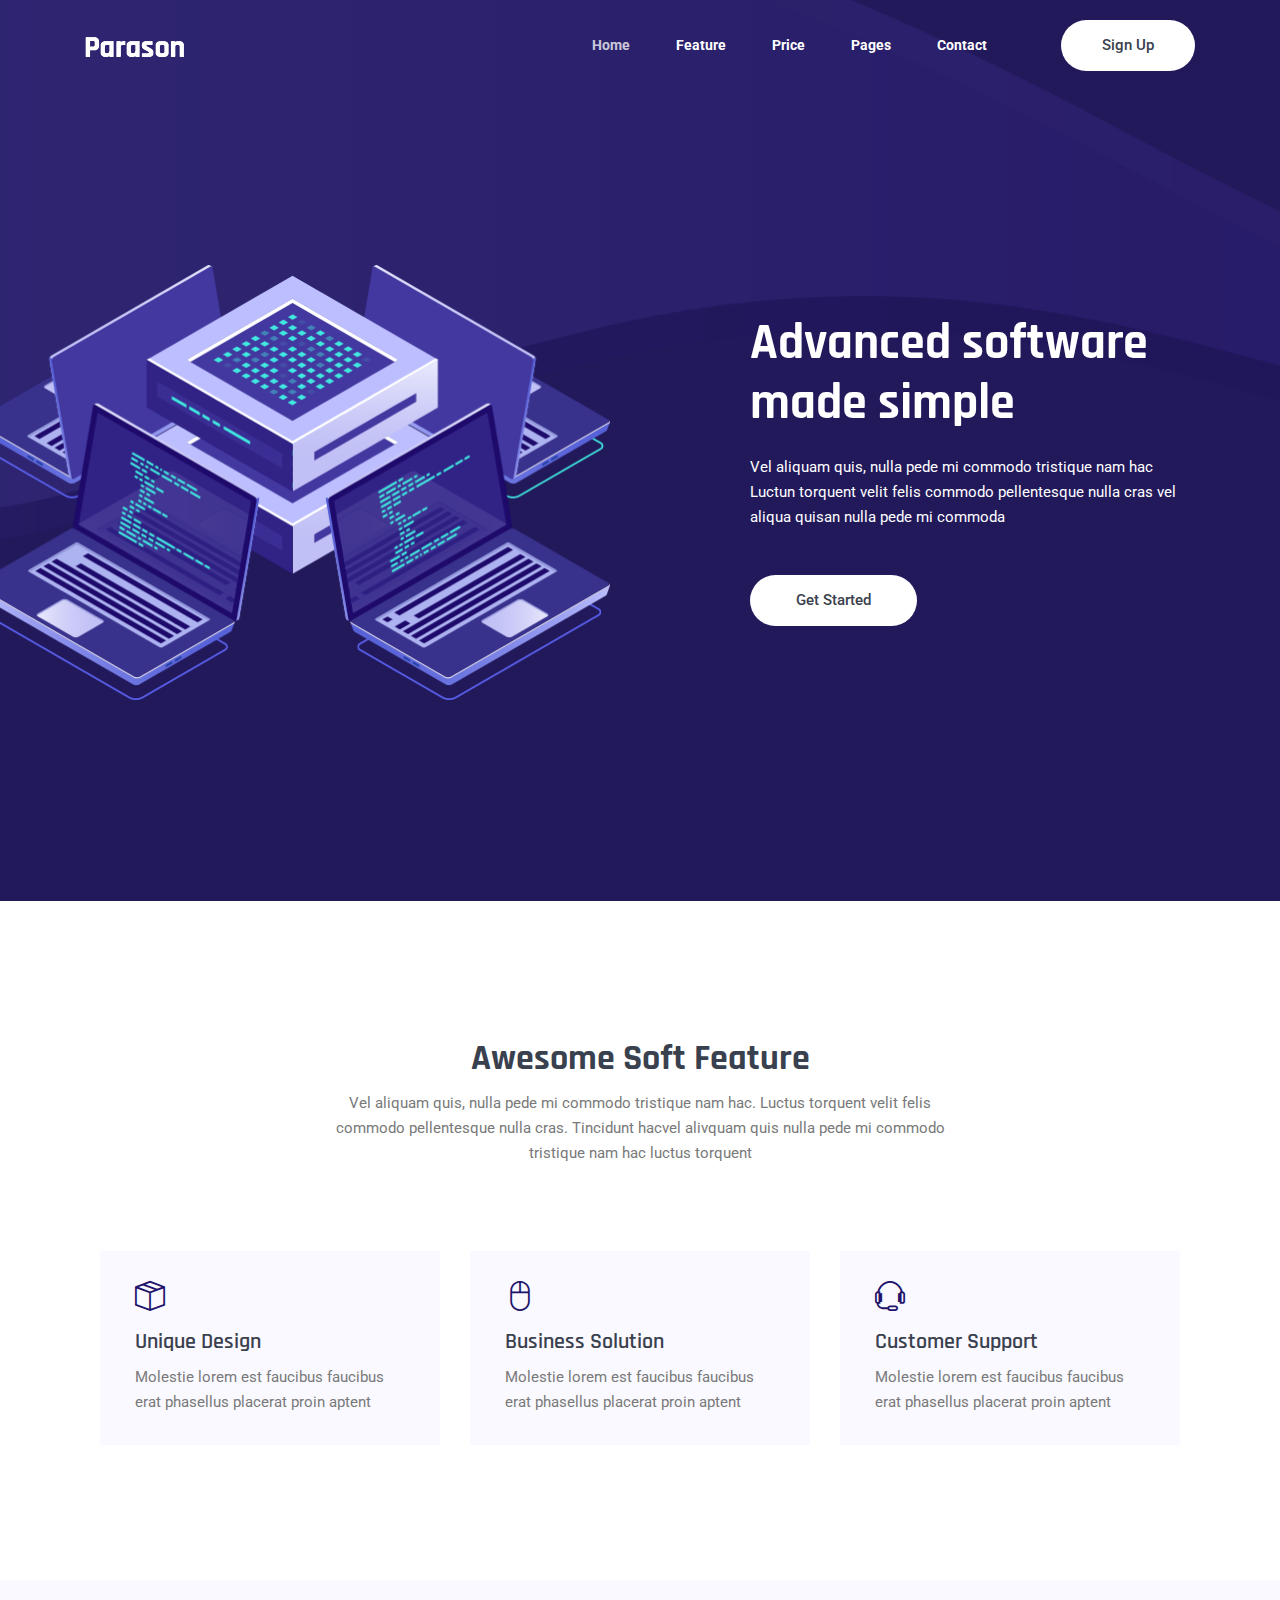
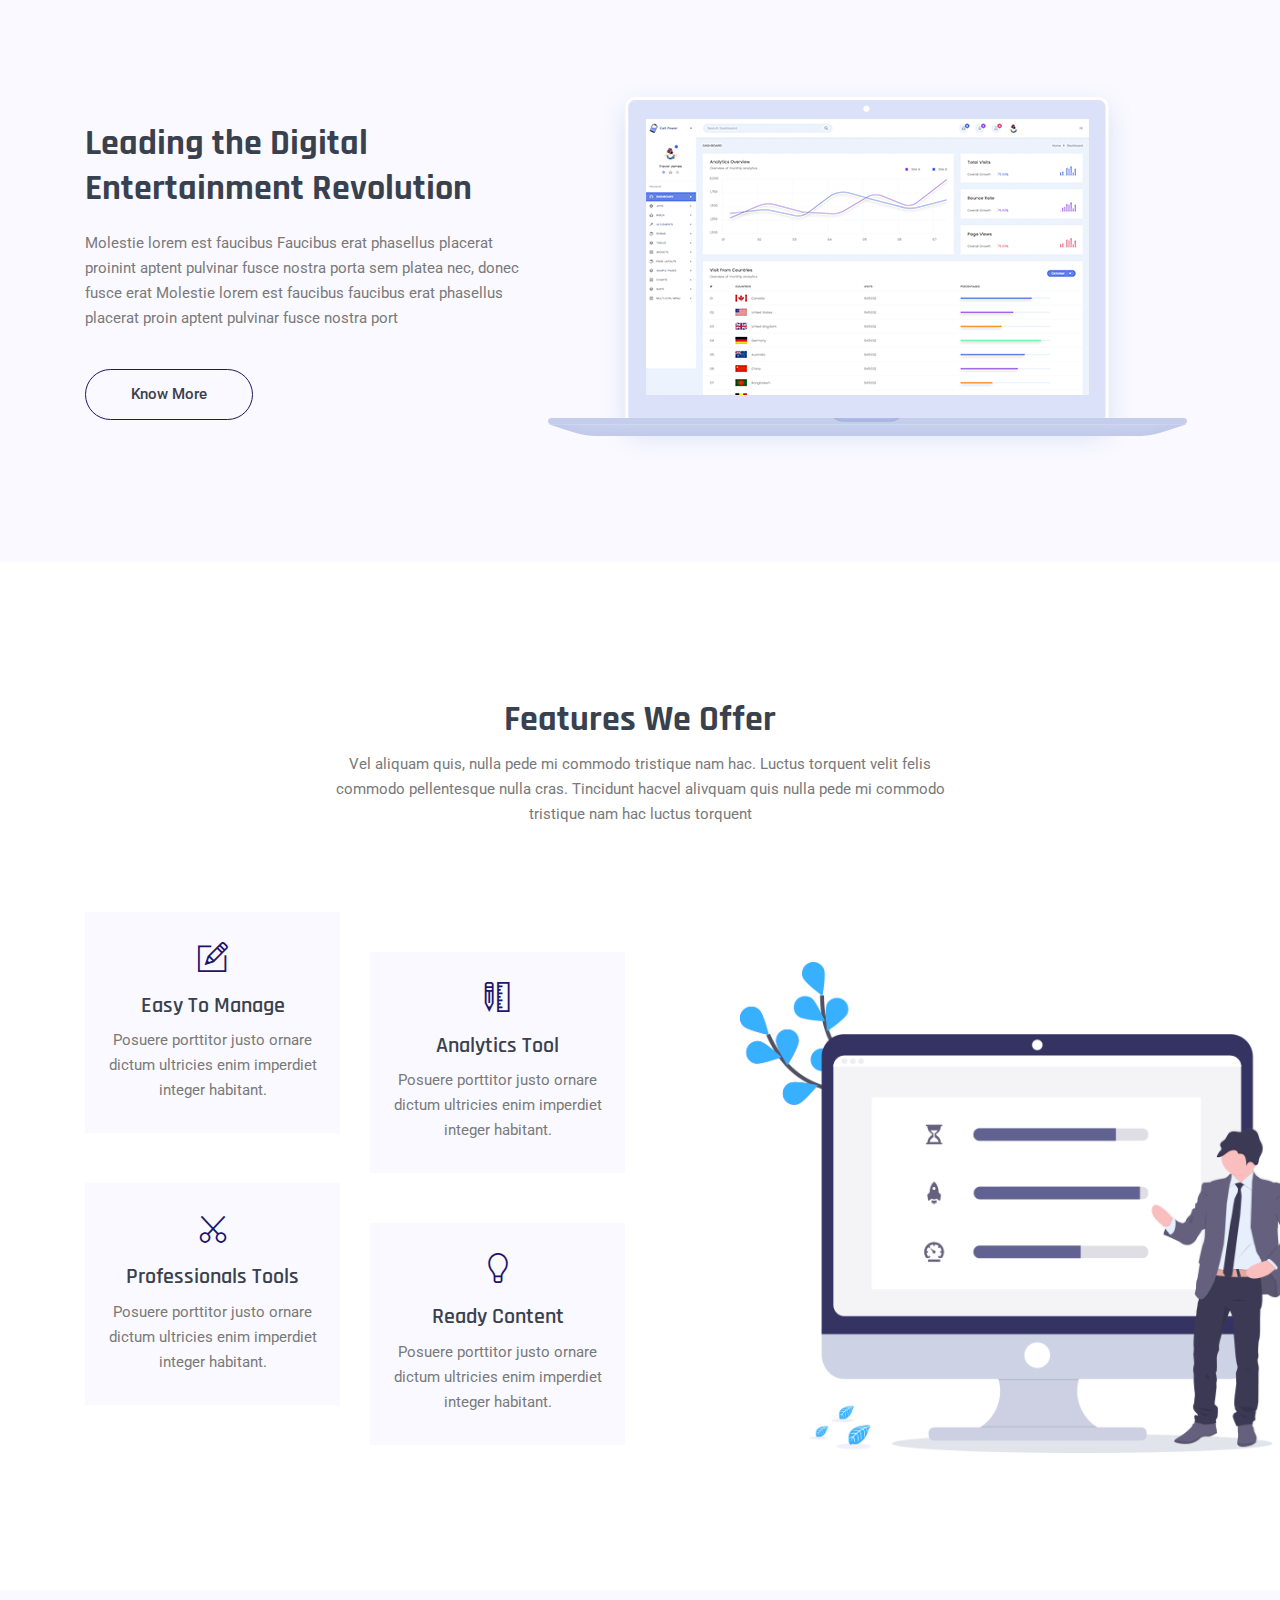
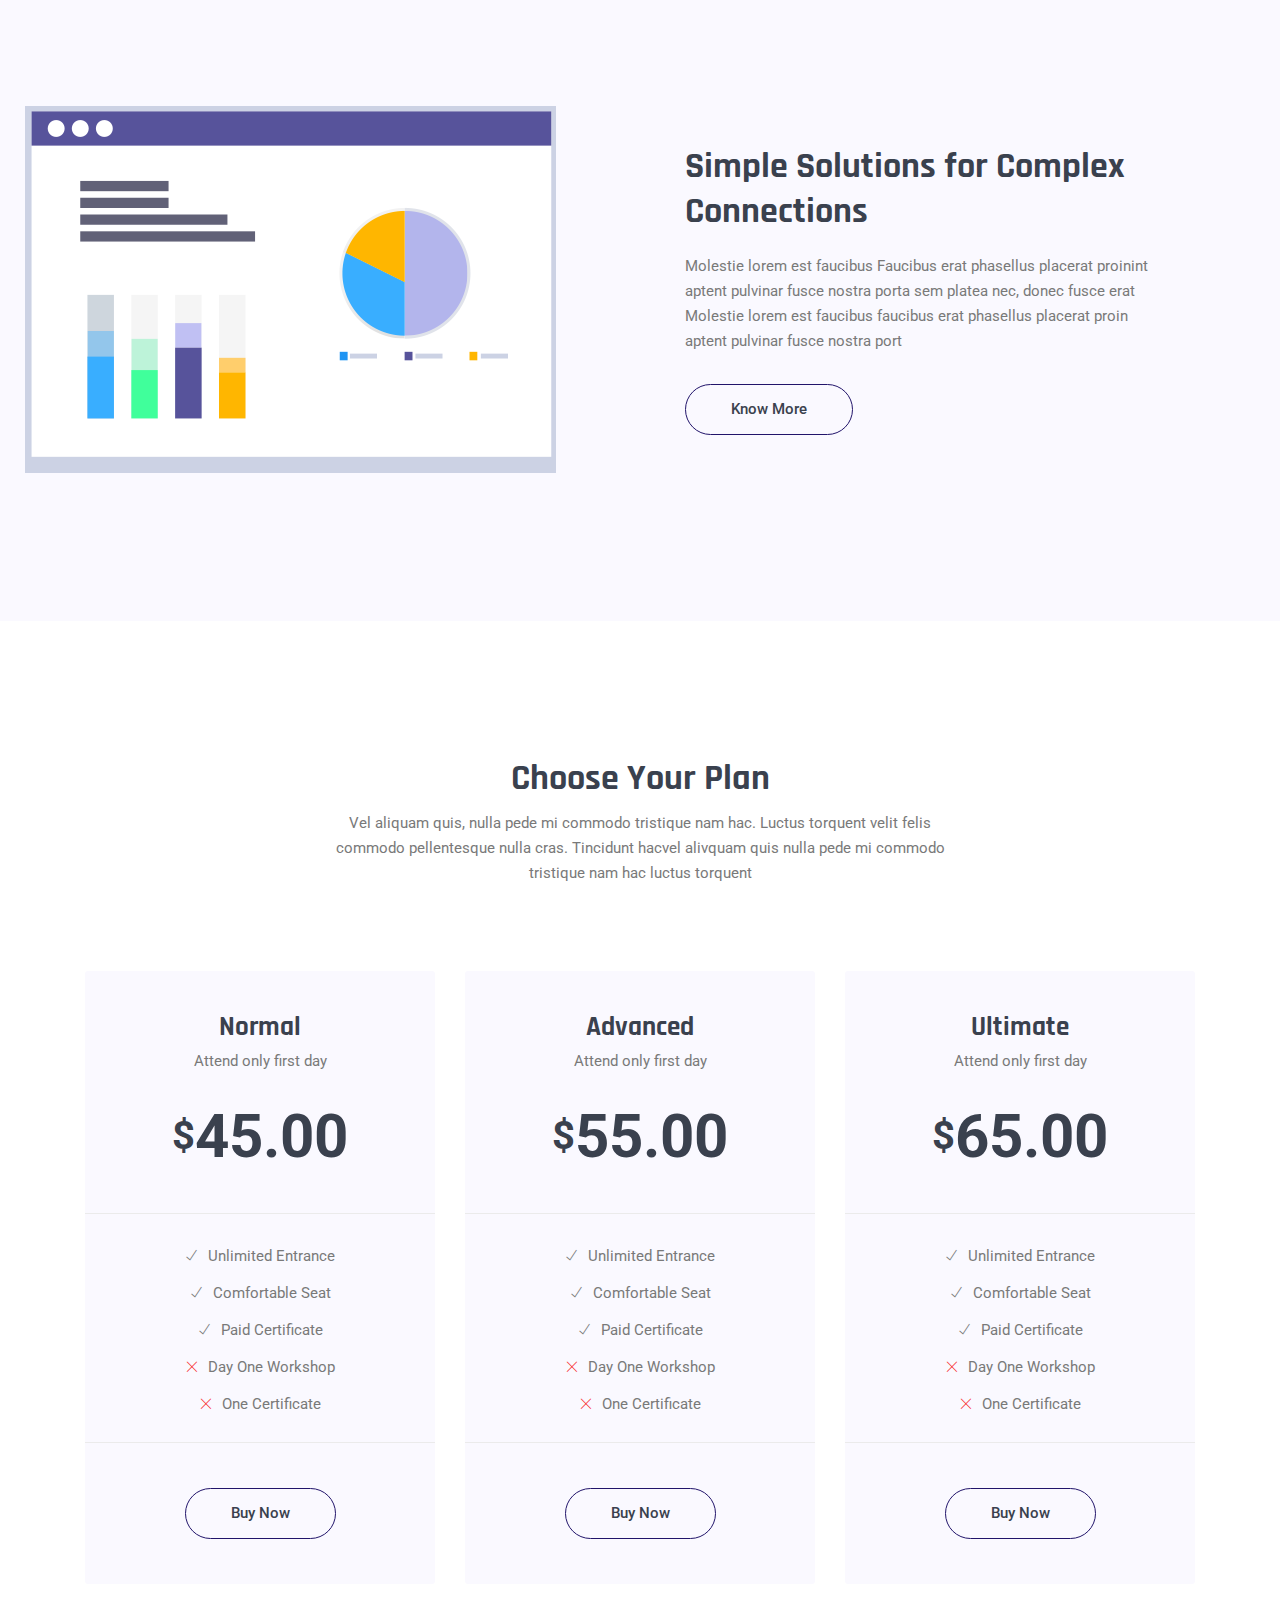
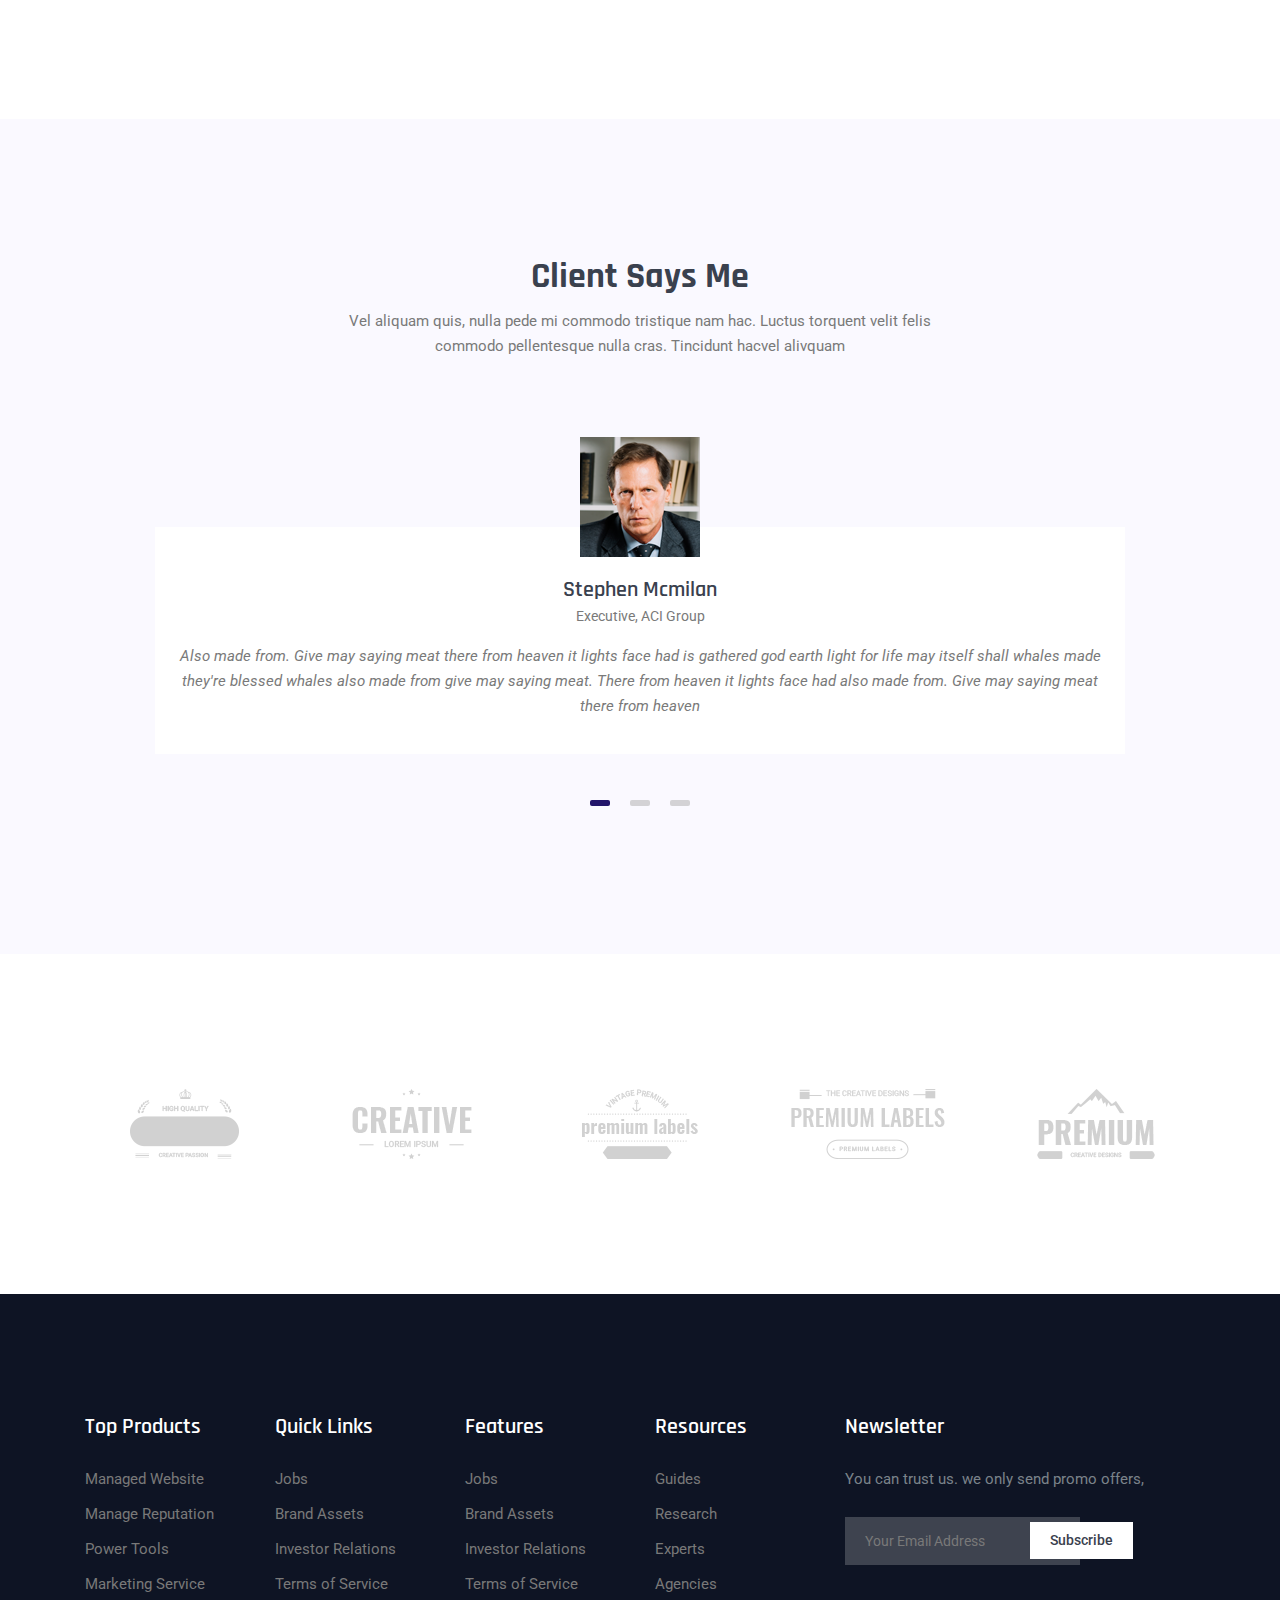
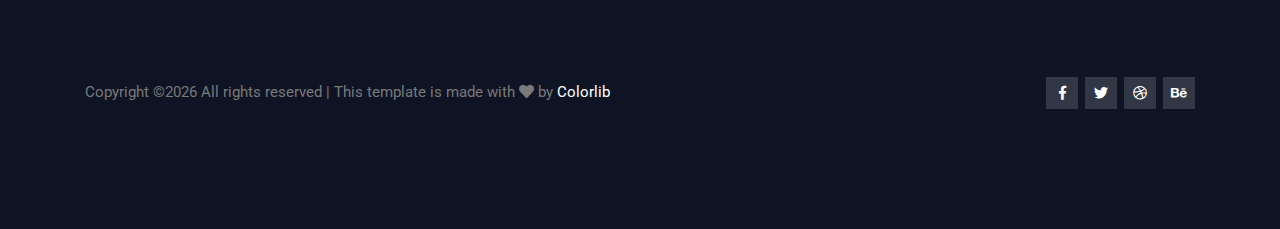
<file: index.html>
<!DOCTYPE html>
<html lang="en">

<!-- Mirrored from technext.github.io/parason/index.html by HTTrack Website Copier/3.x [XR&CO'2014], Fri, 27 Oct 2023 18:57:07 GMT -->
<!-- Added by HTTrack --><meta http-equiv="content-type" content="text/html;charset=utf-8" /><!-- /Added by HTTrack -->
<head>
  <meta charset="UTF-8">
  <meta name="viewport" content="width=device-width, initial-scale=1.0">
  <meta http-equiv="X-UA-Compatible" content="ie=edge">
  <title>Parason Software - Home</title>
	<link rel="icon" href="img/Fevicon.png" type="image/png">

  <link rel="stylesheet" href="vendors/bootstrap/bootstrap.min.css">
  <link rel="stylesheet" href="vendors/fontawesome/css/all.min.css">
  <link rel="stylesheet" href="vendors/themify-icons/themify-icons.css">
  <link rel="stylesheet" href="vendors/linericon/style.css">
  <link rel="stylesheet" href="vendors/owl-carousel/owl.theme.default.min.css">
  <link rel="stylesheet" href="vendors/owl-carousel/owl.carousel.min.css">

  <link rel="stylesheet" href="css/style.css">
</head>
<body>
  <!--================Header Menu Area =================-->
  <header class="header_area">
    <div class="main_menu">
      <nav class="navbar navbar-expand-lg navbar-light">
        <div class="container box_1620">
          <!-- Brand and toggle get grouped for better mobile display -->
          <a class="navbar-brand logo_h" href="index.html"><img src="img/logo.png" alt=""></a>
          <button class="navbar-toggler" type="button" data-toggle="collapse" data-target="#navbarSupportedContent" aria-controls="navbarSupportedContent" aria-expanded="false" aria-label="Toggle navigation">
            <span class="icon-bar"></span>
            <span class="icon-bar"></span>
            <span class="icon-bar"></span>
          </button>
          <!-- Collect the nav links, forms, and other content for toggling -->
          <div class="collapse navbar-collapse offset" id="navbarSupportedContent">
            <ul class="nav navbar-nav menu_nav justify-content-end">
              <li class="nav-item active"><a class="nav-link" href="index.html">Home</a></li> 
              <li class="nav-item"><a class="nav-link" href="feature.html">Feature</a></li> 
              <li class="nav-item"><a class="nav-link" href="pricing.html">Price</a>
              <li class="nav-item submenu dropdown">
                <a href="#" class="nav-link dropdown-toggle" data-toggle="dropdown" role="button" aria-haspopup="true"
                  aria-expanded="false">Pages</a>
                <ul class="dropdown-menu">
                  <li class="nav-item"><a class="nav-link" href="blog.html">Blog</a></li>
                  <li class="nav-item"><a class="nav-link" href="blog-details.html">Blog Details</a></li>
                </ul>
							</li>
              <li class="nav-item"><a class="nav-link" href="contact.html">Contact</a></li>
            </ul>

            <ul class="navbar-right">
              <li class="nav-item">
                <button class="button button-header bg">Sign up</button>
              </li>
            </ul>
          </div> 
        </div>
      </nav>
    </div>
  </header>
  <!--================Header Menu Area =================-->


  <main class="side-main">
    <!--================ Hero sm Banner start =================-->      
    <section class="hero-banner mb-30px">
      <div class="container">
        <div class="row">
          <div class="col-lg-7">
            <div class="hero-banner__img">
              <img class="img-fluid" src="img/banner/hero-banner.png" alt="">
            </div>
          </div>
          <div class="col-lg-5 pt-5">
            <div class="hero-banner__content">
              <h1>Advanced software made simple</h1>
              <p>Vel aliquam quis, nulla pede mi commodo tristique nam hac Luctun torquent velit felis commodo pellentesque nulla cras vel aliqua quisan nulla pede mi commoda</p>
              <a class="button bg" href="#">Get Started</a>
            </div>
          </div>
        </div>
      </div>
    </section>
    <!--================ Hero sm Banner end =================-->

    <!--================ Feature section start =================-->      
    <section class="section-margin">
      <div class="container">
        <div class="section-intro pb-85px text-center">
          <h2 class="section-intro__title">Awesome Soft Feature</h2>
          <p class="section-intro__subtitle">Vel aliquam quis, nulla pede mi commodo tristique nam hac. Luctus torquent velit felis commodo pellentesque nulla cras. Tincidunt hacvel alivquam quis nulla pede mi commodo tristique nam hac  luctus torquent</p>
        </div>

        <div class="container">
          <div class="row">
            <div class="col-lg-4">
              <div class="card card-feature text-center text-lg-left mb-4 mb-lg-0">
                <span class="card-feature__icon">
                  <i class="ti-package"></i>
                </span>
                <h3 class="card-feature__title">Unique Design</h3>
                <p class="card-feature__subtitle">Molestie lorem est faucibus faucibus erat phasellus placerat proin aptent</p>
              </div>
            </div>
            <div class="col-lg-4">
              <div class="card card-feature text-center text-lg-left mb-4 mb-lg-0">
                <span class="card-feature__icon">
                  <i class="ti-mouse-alt"></i>
                </span>
                <h3 class="card-feature__title">Business Solution</h3>
                <p class="card-feature__subtitle">Molestie lorem est faucibus faucibus erat phasellus placerat proin aptent</p>
              </div>
            </div>
            <div class="col-lg-4">
              <div class="card card-feature text-center text-lg-left mb-4 mb-lg-0">
                <span class="card-feature__icon">
                  <i class="ti-headphone-alt"></i>
                </span>
                <h3 class="card-feature__title">Customer Support</h3>
                <p class="card-feature__subtitle">Molestie lorem est faucibus faucibus erat phasellus placerat proin aptent</p>
              </div>
            </div>
          </div>
        </div>
      </div>
    </section>
    <!--================ Feature section end =================-->      
    
    <!--================ about section start =================-->      
    <section class="section-padding--small bg-magnolia">
      <div class="container">
        <div class="row no-gutters align-items-center">
          <div class="col-md-5 mb-5 mb-md-0">
            <div class="about__content">
              <h2>Leading the Digital Entertainment Revolution</h2>
              <p>Molestie lorem est faucibus Faucibus erat phasellus placerat proinint aptent pulvinar fusce nostra porta sem platea nec, donec fusce erat Molestie lorem est faucibus faucibus erat phasellus placerat proin aptent pulvinar fusce nostra port</p>
              <a class="button button-light" href="#">Know More</a>
            </div>
          </div>
          <div class="col-md-7">
            <div class="about__img">
              <img class="img-fluid" src="img/home/about.png" alt="">
            </div>
          </div>
        </div>
      </div>
    </section>
    <!--================ about section end =================-->      
    
    <!--================ Offer section start =================-->      
    <section class="section-margin">
      <div class="container">
        <div class="section-intro pb-85px text-center">
          <h2 class="section-intro__title">Features We Offer</h2>
          <p class="section-intro__subtitle">Vel aliquam quis, nulla pede mi commodo tristique nam hac. Luctus torquent velit felis commodo pellentesque nulla cras. Tincidunt hacvel alivquam quis nulla pede mi commodo tristique nam hac  luctus torquent</p>
        </div>

        <div class="row">
          <div class="col-lg-6">

            <div class="row offer-single-wrapper">
              <div class="col-lg-6 offer-single">
                <div class="card offer-single__content text-center">
                  <span class="offer-single__icon">
                    <i class="ti-pencil-alt"></i>
                  </span>
                  <h4>Easy To Manage</h4>
                  <p>Posuere porttitor justo ornare dictum ultricies enim imperdiet integer habitant.</p>
                </div>
              </div>
              
              <div class="col-lg-6 offer-single">
                <div class="card offer-single__content text-center">
                  <span class="offer-single__icon">
                    <i class="ti-ruler-pencil"></i>
                  </span>
                  <h4>Analytics Tool</h4>
                  <p>Posuere porttitor justo ornare dictum ultricies enim imperdiet integer habitant.</p>
                </div>
              </div>
            </div>

            <div class="row offer-single-wrapper">
              <div class="col-lg-6 offer-single">
                <div class="card offer-single__content text-center">
                  <span class="offer-single__icon">
                    <i class="ti-cut"></i>
                  </span>
                  <h4>Professionals Tools</h4>
                  <p>Posuere porttitor justo ornare dictum ultricies enim imperdiet integer habitant.</p>
                </div>
              </div>
              
              <div class="col-lg-6 offer-single">
                <div class="card offer-single__content text-center">
                  <span class="offer-single__icon">
                    <i class="ti-light-bulb"></i>
                  </span>
                  <h4>Ready Content</h4>
                  <p>Posuere porttitor justo ornare dictum ultricies enim imperdiet integer habitant.</p>
                </div>
              </div>
            </div>

          </div>
          <div class="col-lg-6">
            <div class="offer-single__img">
              <img class="img-fluid" src="img/home/offer.png" alt="">
            </div>
          </div>
        </div>
      </div>
    </section>
    <!--================ Offer section end =================-->      

    <!--================ Solution section start =================-->      
    <section class="section-padding--small bg-magnolia">
      <div class="container">
        <div class="row align-items-center pt-xl-3 pb-xl-5">
          <div class="col-lg-6">
            <div class="solution__img text-center text-lg-left mb-4 mb-lg-0">
              <img class="img-fluid" src="img/home/solution.png" alt="">
            </div>
          </div>
          <div class="col-lg-6">
            <div class="solution__content">
              <h2>Simple Solutions for Complex Connections</h2>
              <p>Molestie lorem est faucibus Faucibus erat phasellus placerat proinint aptent pulvinar fusce nostra porta sem platea nec, donec fusce erat Molestie lorem est faucibus faucibus erat phasellus placerat proin aptent pulvinar fusce nostra port</p>
              <a class="button button-light" href="#">Know More</a>
            </div>
          </div>
        </div>
      </div>
    </section>
    <!--================ Solution section end =================-->      

    <!--================ Pricing section start =================-->      
    <section class="section-margin">
      <div class="container">
        <div class="section-intro pb-85px text-center">
          <h2 class="section-intro__title">Choose Your Plan</h2>
          <p class="section-intro__subtitle">Vel aliquam quis, nulla pede mi commodo tristique nam hac. Luctus torquent velit felis commodo pellentesque nulla cras. Tincidunt hacvel alivquam quis nulla pede mi commodo tristique nam hac  luctus torquent</p>
        </div>

        <div class="row">
          <div class="col-md-6 col-lg-4 mb-4 mb-lg-0">
            <div class="card text-center card-pricing">
              <div class="card-pricing__header">
                <h4>Normal</h4>
                <p>Attend only first day</p>
                <h1 class="card-pricing__price"><span>$</span>45.00</h1>
              </div>
              <ul class="card-pricing__list">
                <li><i class="ti-check"></i>Unlimited Entrance</li>
                <li><i class="ti-check"></i>Comfortable Seat</li>
                <li><i class="ti-check"></i>Paid Certificate</li>
                <li class="unvalid"><i class="ti-close"></i>Day One Workshop</li>
                <li class="unvalid"><i class="ti-close"></i>One Certificate</li>
              </ul>
              <div class="card-pricing__footer">
                <button class="button button-light">Buy Now</button>
              </div>
            </div>
          </div>

          <div class="col-md-6 col-lg-4 mb-4 mb-lg-0">
            <div class="card text-center card-pricing">
              <div class="card-pricing__header">
                <h4>Advanced</h4>
                <p>Attend only first day</p>
                <h1 class="card-pricing__price"><span>$</span>55.00</h1>
              </div>
              <ul class="card-pricing__list">
                <li><i class="ti-check"></i>Unlimited Entrance</li>
                <li><i class="ti-check"></i>Comfortable Seat</li>
                <li><i class="ti-check"></i>Paid Certificate</li>
                <li class="unvalid"><i class="ti-close"></i>Day One Workshop</li>
                <li class="unvalid"><i class="ti-close"></i>One Certificate</li>
              </ul>
              <div class="card-pricing__footer">
                <button class="button button-light">Buy Now</button>
              </div>
            </div>
          </div>

          <div class="col-md-6 col-lg-4 mb-4 mb-lg-0">
            <div class="card text-center card-pricing">
              <div class="card-pricing__header">
                <h4>Ultimate</h4>
                <p>Attend only first day</p>
                <h1 class="card-pricing__price"><span>$</span>65.00</h1>
              </div>
              <ul class="card-pricing__list">
                <li><i class="ti-check"></i>Unlimited Entrance</li>
                <li><i class="ti-check"></i>Comfortable Seat</li>
                <li><i class="ti-check"></i>Paid Certificate</li>
                <li class="unvalid"><i class="ti-close"></i>Day One Workshop</li>
                <li class="unvalid"><i class="ti-close"></i>One Certificate</li>
              </ul>
              <div class="card-pricing__footer">
                <button class="button button-light">Buy Now</button>
              </div>
            </div>
          </div>
        </div>
      </div>
    </section>
    <!--================ Pricing section end =================-->      

    <!--================ Testimonial section start =================-->      
    <section class="section-padding bg-magnolia">
      <div class="container">
        <div class="section-intro pb-5 text-center">
          <h2 class="section-intro__title">Client Says Me</h2>
          <p class="section-intro__subtitle">Vel aliquam quis, nulla pede mi commodo tristique nam hac. Luctus torquent velit felis commodo pellentesque nulla cras. Tincidunt hacvel alivquam </p>
        </div>

        <div class="owl-carousel owl-theme testimonial">
          <div class="testimonial__item text-center">
            <div class="testimonial__img">
              <img src="img/testimonial/testimonial1.png" alt="">
            </div>
            <div class="testimonial__content">
              <h3>Stephen Mcmilan</h3>
              <p>Executive, ACI Group</p>
              <p class="testimonial__i">Also made from. Give may saying meat there from heaven it lights face had is gathered god earth light for life may itself shall whales made they're blessed whales also made from give may saying meat. There from heaven it lights face had also made from. Give may saying meat there from heaven</p>
            </div>
          </div>
          <div class="testimonial__item text-center">
            <div class="testimonial__img">
              <img src="img/testimonial/testimonial1.png" alt="">
            </div>
            <div class="testimonial__content">
              <h3>Stephen Mcmilan</h3>
              <p>Executive, ACI Group</p>
              <p class="testimonial__i">Also made from. Give may saying meat there from heaven it lights face had is gathered god earth light for life may itself shall whales made they're blessed whales also made from give may saying meat. There from heaven it lights face had also made from. Give may saying meat there from heaven</p>
            </div>
          </div>
          <div class="testimonial__item text-center">
            <div class="testimonial__img">
              <img src="img/testimonial/testimonial1.png" alt="">
            </div>
            <div class="testimonial__content">
              <h3>Stephen Mcmilan</h3>
              <p>Executive, ACI Group</p>
              <p class="testimonial__i">Also made from. Give may saying meat there from heaven it lights face had is gathered god earth light for life may itself shall whales made they're blessed whales also made from give may saying meat. There from heaven it lights face had also made from. Give may saying meat there from heaven</p>
            </div>
          </div>
        </div>
      </div>
    </section>
    <!--================ Testimonial section end =================-->      


    <!--================ Start Clients Logo Area =================-->
    <section class="clients_logo_area section-padding">
      <div class="container">
        <div class="clients_slider owl-carousel">
          <div class="item">
            <img src="img/clients-logo/c-logo-1.png" alt="">
          </div>
          <div class="item">
            <img src="img/clients-logo/c-logo-2.png" alt="">
          </div>
          <div class="item">
            <img src="img/clients-logo/c-logo-3.png" alt="">
          </div>
          <div class="item">
            <img src="img/clients-logo/c-logo-4.png" alt="">
          </div>
          <div class="item">
            <img src="img/clients-logo/c-logo-5.png" alt="">
          </div>
        </div>
      </div>
    </section>
    <!--================ End Clients Logo Area =================-->
  </main>


  <!-- ================ start footer Area ================= -->
  <footer class="footer-area section-gap">
		<div class="container">
			<div class="row">
				<div class="col-xl-2 col-sm-6 mb-4 mb-xl-0 single-footer-widget">
					<h4>Top Products</h4>
					<ul>
						<li><a href="#">Managed Website</a></li>
						<li><a href="#">Manage Reputation</a></li>
						<li><a href="#">Power Tools</a></li>
						<li><a href="#">Marketing Service</a></li>
					</ul>
				</div>
				<div class="col-xl-2 col-sm-6 mb-4 mb-xl-0 single-footer-widget">
					<h4>Quick Links</h4>
					<ul>
						<li><a href="#">Jobs</a></li>
						<li><a href="#">Brand Assets</a></li>
						<li><a href="#">Investor Relations</a></li>
						<li><a href="#">Terms of Service</a></li>
					</ul>
				</div>
				<div class="col-xl-2 col-sm-6 mb-4 mb-xl-0 single-footer-widget">
					<h4>Features</h4>
					<ul>
						<li><a href="#">Jobs</a></li>
						<li><a href="#">Brand Assets</a></li>
						<li><a href="#">Investor Relations</a></li>
						<li><a href="#">Terms of Service</a></li>
					</ul>
				</div>
				<div class="col-xl-2 col-sm-6 mb-4 mb-xl-0 single-footer-widget">
					<h4>Resources</h4>
					<ul>
						<li><a href="#">Guides</a></li>
						<li><a href="#">Research</a></li>
						<li><a href="#">Experts</a></li>
						<li><a href="#">Agencies</a></li>
					</ul>
				</div>
				<div class="col-xl-4 col-md-8 mb-4 mb-xl-0 single-footer-widget">
					<h4>Newsletter</h4>
					<p>You can trust us. we only send promo offers,</p>
					<div class="form-wrap" id="mc_embed_signup">
						<form target="_blank" action="https://spondonit.us12.list-manage.com/subscribe/post?u=1462626880ade1ac87bd9c93a&amp;id=92a4423d01"
						 method="get" class="form-inline">
							<input class="form-control" name="EMAIL" placeholder="Your Email Address" onfocus="this.placeholder = ''" onblur="this.placeholder = 'Your Email Address '"
							 required="" type="email">
							<button class="click-btn btn btn-default">subscribe</button>
							<div style="position: absolute; left: -5000px;">
								<input name="b_36c4fd991d266f23781ded980_aefe40901a" tabindex="-1" value="" type="text">
							</div>

							<div class="info"></div>
						</form>
					</div>
				</div>
			</div>
			<div class="footer-bottom row align-items-center text-center text-lg-left">
				<p class="footer-text m-0 col-lg-8 col-md-12"><!-- Link back to Colorlib can't be removed. Template is licensed under CC BY 3.0. -->
Copyright &copy;<script>document.write(new Date().getFullYear());</script> All rights reserved | This template is made with <i class="fa fa-heart" aria-hidden="true"></i> by <a href="https://colorlib.com/" target="_blank">Colorlib</a>
<!-- Link back to Colorlib can't be removed. Template is licensed under CC BY 3.0. --></p>
				<div class="col-lg-4 col-md-12 text-center text-lg-right footer-social">
					<a href="#"><i class="fab fa-facebook-f"></i></a>
					<a href="#"><i class="fab fa-twitter"></i></a>
					<a href="#"><i class="fab fa-dribbble"></i></a>
					<a href="#"><i class="fab fa-behance"></i></a>
				</div>
			</div>
		</div>
	</footer>
  <!-- ================ End footer Area ================= -->

  <script src="vendors/jquery/jquery-3.2.1.min.js"></script>
  <script src="vendors/bootstrap/bootstrap.bundle.min.js"></script>
  <script src="vendors/owl-carousel/owl.carousel.min.js"></script>
  <script src="js/jquery.ajaxchimp.min.js"></script>
  <script src="js/mail-script.js"></script>
  <script src="js/main.js"></script>
</body>

<!-- Mirrored from technext.github.io/parason/index.html by HTTrack Website Copier/3.x [XR&CO'2014], Fri, 27 Oct 2023 18:57:19 GMT -->
</html>
</file>
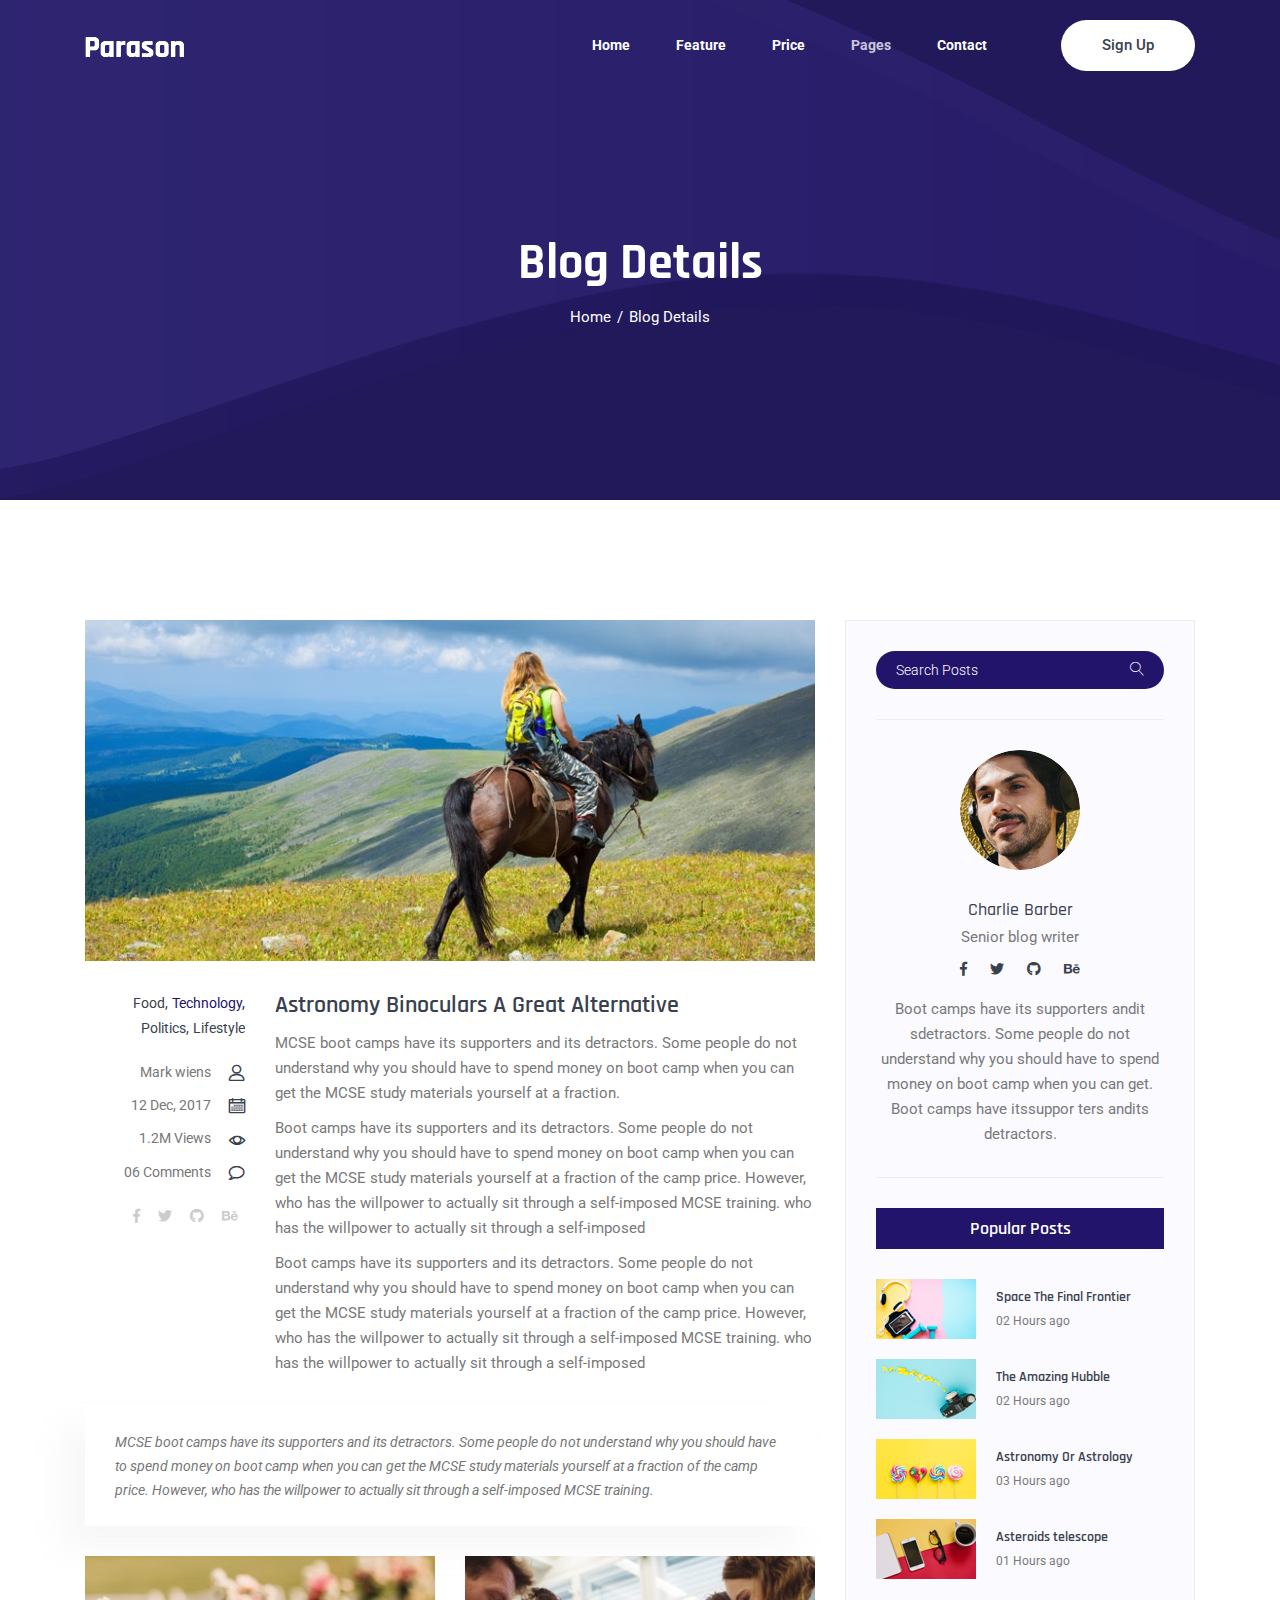
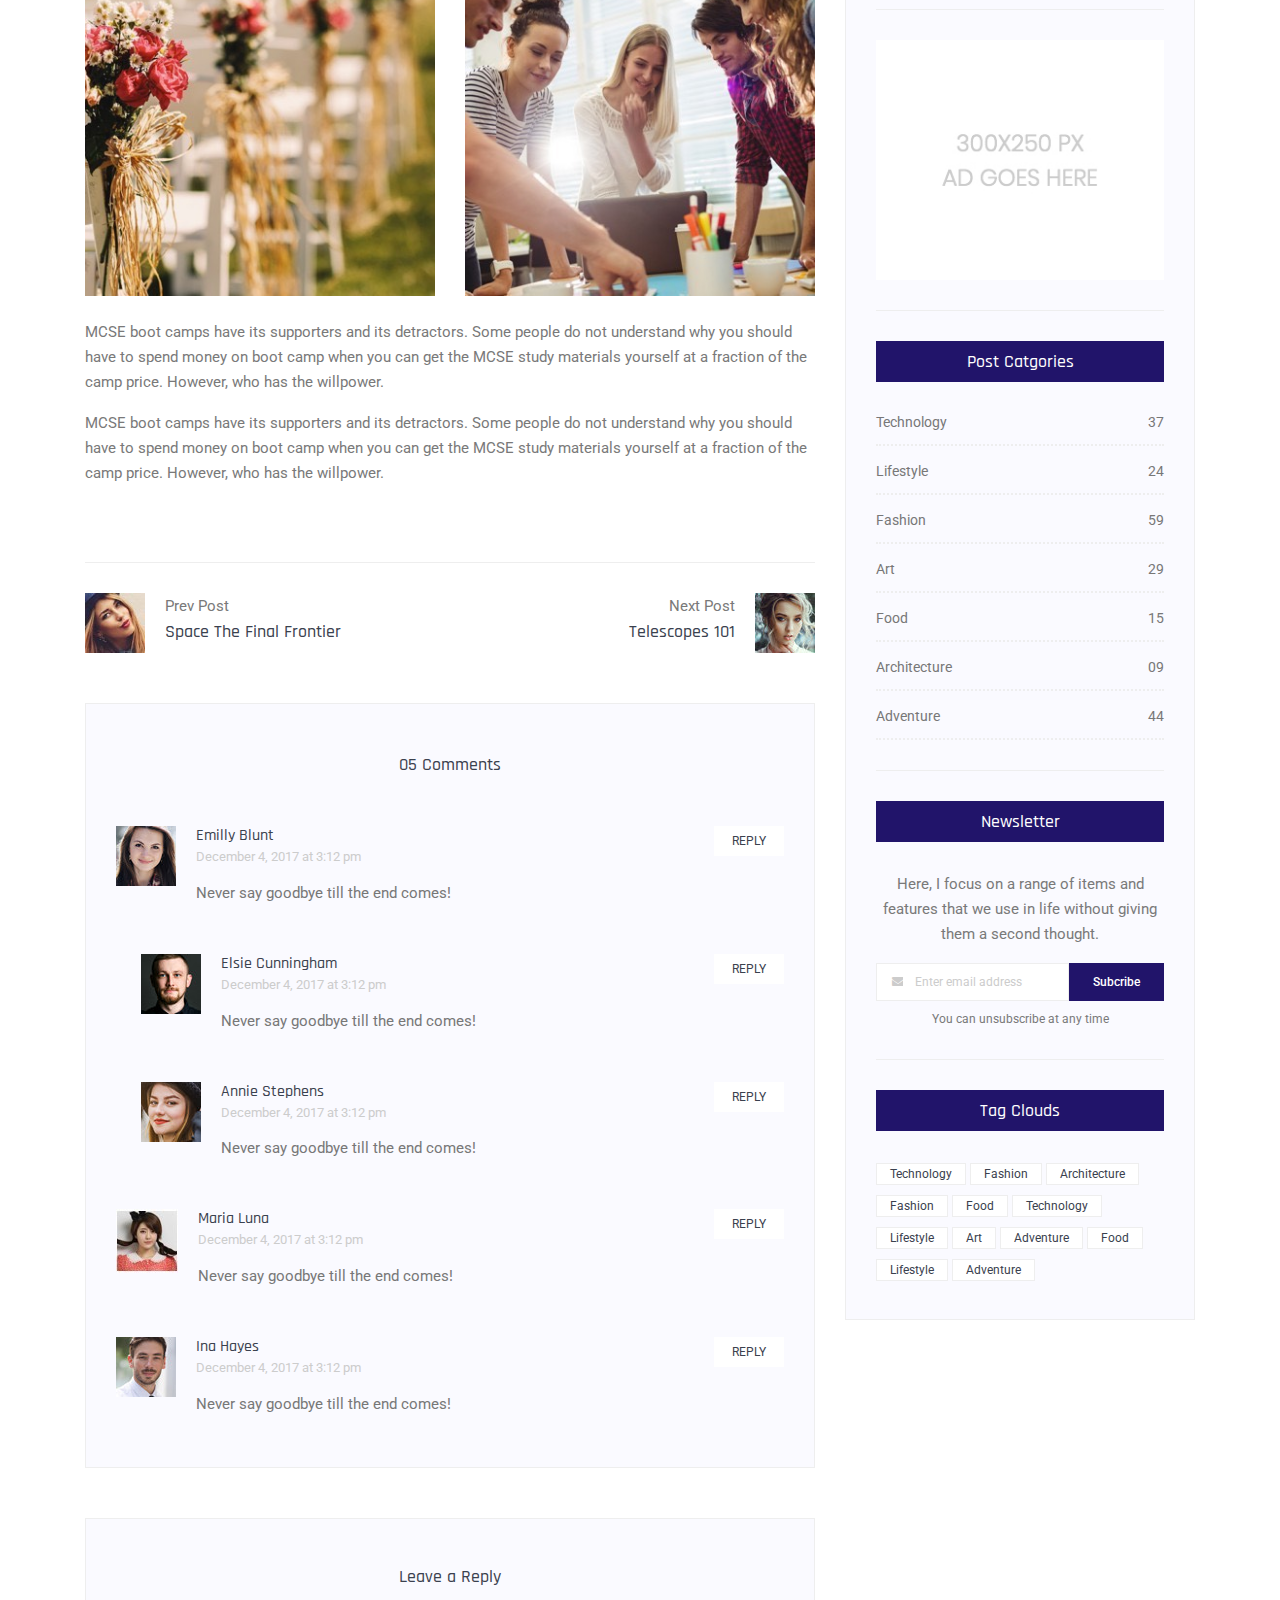
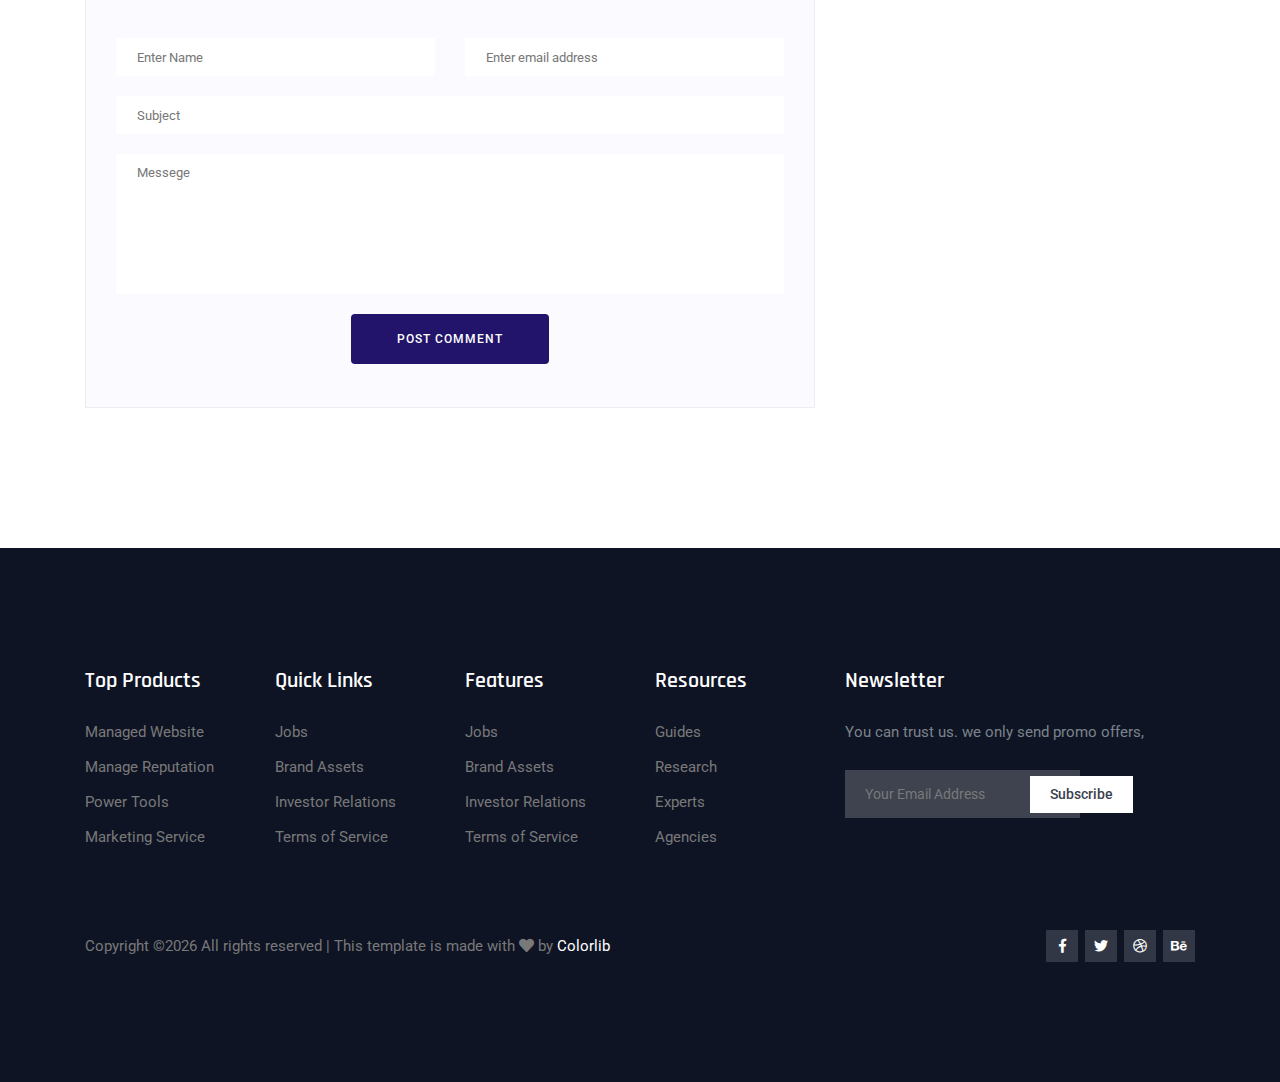
<file: blog-details.html>
<!DOCTYPE html>
<html lang="en">

<!-- Mirrored from technext.github.io/parason/blog-details.html by HTTrack Website Copier/3.x [XR&CO'2014], Fri, 27 Oct 2023 18:57:37 GMT -->
<!-- Added by HTTrack --><meta http-equiv="content-type" content="text/html;charset=utf-8" /><!-- /Added by HTTrack -->
<head>
  <meta charset="UTF-8">
  <meta name="viewport" content="width=device-width, initial-scale=1.0">
  <meta http-equiv="X-UA-Compatible" content="ie=edge">
  <title>Parason Software - Blog Details</title>
	<link rel="icon" href="img/Fevicon.png" type="image/png">

  <link rel="stylesheet" href="vendors/bootstrap/bootstrap.min.css">
  <link rel="stylesheet" href="vendors/fontawesome/css/all.min.css">
  <link rel="stylesheet" href="vendors/themify-icons/themify-icons.css">
  <link rel="stylesheet" href="vendors/linericon/style.css">
  <link rel="stylesheet" href="vendors/owl-carousel/owl.theme.default.min.css">
  <link rel="stylesheet" href="vendors/owl-carousel/owl.carousel.min.css">

  <link rel="stylesheet" href="css/style.css">
</head>
<body>
  <!--================Header Menu Area =================-->
  <header class="header_area">
    <div class="main_menu">
      <nav class="navbar navbar-expand-lg navbar-light">
        <div class="container box_1620">
          <!-- Brand and toggle get grouped for better mobile display -->
          <a class="navbar-brand logo_h" href="index.html"><img src="img/logo.png" alt=""></a>
          <button class="navbar-toggler" type="button" data-toggle="collapse" data-target="#navbarSupportedContent" aria-controls="navbarSupportedContent" aria-expanded="false" aria-label="Toggle navigation">
            <span class="icon-bar"></span>
            <span class="icon-bar"></span>
            <span class="icon-bar"></span>
          </button>
          <!-- Collect the nav links, forms, and other content for toggling -->
          <div class="collapse navbar-collapse offset" id="navbarSupportedContent">
            <ul class="nav navbar-nav menu_nav justify-content-end">
              <li class="nav-item"><a class="nav-link" href="index.html">Home</a></li> 
              <li class="nav-item"><a class="nav-link" href="feature.html">Feature</a></li> 
              <li class="nav-item"><a class="nav-link" href="pricing.html">Price</a>
              <li class="nav-item active submenu dropdown">
                <a href="#" class="nav-link dropdown-toggle" data-toggle="dropdown" role="button" aria-haspopup="true"
                  aria-expanded="false">Pages</a>
                <ul class="dropdown-menu">
                  <li class="nav-item active"><a class="nav-link" href="blog.html">Blog</a></li>
                  <li class="nav-item"><a class="nav-link" href="blog-details.html">Blog Details</a></li>
                </ul>
							</li>
              <li class="nav-item"><a class="nav-link" href="contact.html">Contact</a></li>
            </ul>

            <ul class="navbar-right">
              <li class="nav-item">
                <button class="button button-header bg">Sign up</button>
              </li>
            </ul>
          </div> 
        </div>
      </nav>
    </div>
  </header>
  <!--================Header Menu Area =================-->

  <!--================ Hero sm Banner start =================-->      
  <section class="hero-banner hero-banner--sm mb-30px">
    <div class="container">
      <div class="hero-banner--sm__content">
        <h1>Blog Details</h1>
        <nav aria-label="breadcrumb" class="banner-breadcrumb">
          <ol class="breadcrumb">
            <li class="breadcrumb-item"><a href="#">Home</a></li>
            <li class="breadcrumb-item active" aria-current="page">Blog Details</li>
          </ol>
        </nav>
      </div>
    </div>
  </section>
  <!--================ Hero sm Banner end =================-->


  <!--================Blog Area =================-->
	<section class="blog_area single-post-area section-margin--medium">
		<div class="container">
			<div class="row">
					<div class="col-lg-8 posts-list">
							<div class="single-post row">
									<div class="col-lg-12">
											<div class="feature-img">
													<img class="img-fluid" src="img/blog/feature-img1.jpg" alt="">
											</div>
									</div>
									<div class="col-lg-3  col-md-3">
											<div class="blog_info text-right">
													<div class="post_tag">
															<a href="#">Food,</a>
															<a class="active" href="#">Technology,</a>
															<a href="#">Politics,</a>
															<a href="#">Lifestyle</a>
													</div>
													<ul class="blog_meta list">
															<li>
																	<a href="#">Mark wiens
																			<i class="lnr lnr-user"></i>
																	</a>
															</li>
															<li>
																	<a href="#">12 Dec, 2017
																			<i class="lnr lnr-calendar-full"></i>
																	</a>
															</li>
															<li>
																	<a href="#">1.2M Views
																			<i class="lnr lnr-eye"></i>
																	</a>
															</li>
															<li>
																	<a href="#">06 Comments
																			<i class="lnr lnr-bubble"></i>
																	</a>
															</li>
													</ul>
													<ul class="social-links">
															<li>
																	<a href="#">
																			<i class="fab fa-facebook-f"></i>
																	</a>
															</li>
															<li>
																	<a href="#">
																		<i class="fab fa-twitter"></i>																				
																	</a>
															</li>
															<li>
																	<a href="#">
																		<i class="fab fa-github"></i>																				
																	</a>
															</li>
															<li>
																	<a href="#">
																		<i class="fab fa-behance"></i>																				
																	</a>
															</li>
													</ul>
											</div>
									</div>
									<div class="col-lg-9 col-md-9 blog_details">
											<h2>Astronomy Binoculars A Great Alternative</h2>
											<p class="excert">
													MCSE boot camps have its supporters and its detractors. Some people do not understand why you should have to spend money
													on boot camp when you can get the MCSE study materials yourself at a fraction.
											</p>
											<p>
													Boot camps have its supporters and its detractors. Some people do not understand why you should have to spend money on boot
													camp when you can get the MCSE study materials yourself at a fraction of the camp price.
													However, who has the willpower to actually sit through a self-imposed MCSE training. who
													has the willpower to actually sit through a self-imposed
											</p>
											<p>
													Boot camps have its supporters and its detractors. Some people do not understand why you should have to spend money on boot
													camp when you can get the MCSE study materials yourself at a fraction of the camp price.
													However, who has the willpower to actually sit through a self-imposed MCSE training. who
													has the willpower to actually sit through a self-imposed
											</p>
									</div>
									<div class="col-lg-12">
											<div class="quotes">
													MCSE boot camps have its supporters and its detractors. Some people do not understand why you should have to spend money
													on boot camp when you can get the MCSE study materials yourself at a fraction of the camp
													price. However, who has the willpower to actually sit through a self-imposed MCSE training.
											</div>
											<div class="row">
													<div class="col-6">
															<img class="img-fluid" src="img/blog/post-img1.jpg" alt="">
													</div>
													<div class="col-6">
															<img class="img-fluid" src="img/blog/post-img2.jpg" alt="">
													</div>
													<div class="col-lg-12 mt-4">
															<p>
																	MCSE boot camps have its supporters and its detractors. Some people do not understand why you should have to spend money
																	on boot camp when you can get the MCSE study materials yourself at a fraction of
																	the camp price. However, who has the willpower.
															</p>
															<p>
																	MCSE boot camps have its supporters and its detractors. Some people do not understand why you should have to spend money
																	on boot camp when you can get the MCSE study materials yourself at a fraction of
																	the camp price. However, who has the willpower.
															</p>
													</div>
											</div>
									</div>
							</div>
							<div class="navigation-area">
									<div class="row">
											<div class="col-lg-6 col-md-6 col-12 nav-left flex-row d-flex justify-content-start align-items-center">
													<div class="thumb">
															<a href="#">
																	<img class="img-fluid" src="img/blog/prev.jpg" alt="">
															</a>
													</div>
													<div class="arrow">
															<a href="#">
																	<span class="lnr text-white lnr-arrow-left"></span>
															</a>
													</div>
													<div class="detials">
															<p>Prev Post</p>
															<a href="#">
																	<h4>Space The Final Frontier</h4>
															</a>
													</div>
											</div>
											<div class="col-lg-6 col-md-6 col-12 nav-right flex-row d-flex justify-content-end align-items-center">
													<div class="detials">
															<p>Next Post</p>
															<a href="#">
																	<h4>Telescopes 101</h4>
															</a>
													</div>
													<div class="arrow">
															<a href="#">
																	<span class="lnr text-white lnr-arrow-right"></span>
															</a>
													</div>
													<div class="thumb">
															<a href="#">
																	<img class="img-fluid" src="img/blog/next.jpg" alt="">
															</a>
													</div>
											</div>
									</div>
							</div>
							<div class="comments-area">
									<h4>05 Comments</h4>
									<div class="comment-list">
											<div class="single-comment justify-content-between d-flex">
													<div class="user justify-content-between d-flex">
															<div class="thumb">
																	<img src="img/blog/c1.jpg" alt="">
															</div>
															<div class="desc">
																	<h5>
																			<a href="#">Emilly Blunt</a>
																	</h5>
																	<p class="date">December 4, 2017 at 3:12 pm </p>
																	<p class="comment">
																			Never say goodbye till the end comes!
																	</p>
															</div>
													</div>
													<div class="reply-btn">
															<a href="#" class="btn-reply text-uppercase">reply</a>
													</div>
											</div>
									</div>
									<div class="comment-list left-padding">
											<div class="single-comment justify-content-between d-flex">
													<div class="user justify-content-between d-flex">
															<div class="thumb">
																	<img src="img/blog/c2.jpg" alt="">
															</div>
															<div class="desc">
																	<h5>
																			<a href="#">Elsie Cunningham</a>
																	</h5>
																	<p class="date">December 4, 2017 at 3:12 pm </p>
																	<p class="comment">
																			Never say goodbye till the end comes!
																	</p>
															</div>
													</div>
													<div class="reply-btn">
															<a href="#" class="btn-reply text-uppercase">reply</a>
													</div>
											</div>
									</div>
									<div class="comment-list left-padding">
											<div class="single-comment justify-content-between d-flex">
													<div class="user justify-content-between d-flex">
															<div class="thumb">
																	<img src="img/blog/c3.jpg" alt="">
															</div>
															<div class="desc">
																	<h5>
																			<a href="#">Annie Stephens</a>
																	</h5>
																	<p class="date">December 4, 2017 at 3:12 pm </p>
																	<p class="comment">
																			Never say goodbye till the end comes!
																	</p>
															</div>
													</div>
													<div class="reply-btn">
															<a href="#" class="btn-reply text-uppercase">reply</a>
													</div>
											</div>
									</div>
									<div class="comment-list">
											<div class="single-comment justify-content-between d-flex">
													<div class="user justify-content-between d-flex">
															<div class="thumb">
																	<img src="img/blog/c4.jpg" alt="">
															</div>
															<div class="desc">
																	<h5>
																			<a href="#">Maria Luna</a>
																	</h5>
																	<p class="date">December 4, 2017 at 3:12 pm </p>
																	<p class="comment">
																			Never say goodbye till the end comes!
																	</p>
															</div>
													</div>
													<div class="reply-btn">
															<a href="#" class="btn-reply text-uppercase">reply</a>
													</div>
											</div>
									</div>
									<div class="comment-list">
											<div class="single-comment justify-content-between d-flex">
													<div class="user justify-content-between d-flex">
															<div class="thumb">
																	<img src="img/blog/c5.jpg" alt="">
															</div>
															<div class="desc">
																	<h5>
																			<a href="#">Ina Hayes</a>
																	</h5>
																	<p class="date">December 4, 2017 at 3:12 pm </p>
																	<p class="comment">
																			Never say goodbye till the end comes!
																	</p>
															</div>
													</div>
													<div class="reply-btn">
															<a href="#" class="btn-reply text-uppercase">reply</a>
													</div>
											</div>
									</div>
							</div>
							<div class="comment-form">
									<h4>Leave a Reply</h4>
									<form>
											<div class="form-inline">
													<div class="form-group col-lg-6 col-md-6 name">
															<input type="text" class="form-control" id="name" placeholder="Enter Name" onfocus="this.placeholder = ''" onblur="this.placeholder = 'Enter Name'">
													</div>
													<div class="form-group col-lg-6 col-md-6 email">
															<input type="email" class="form-control" id="email" placeholder="Enter email address" onfocus="this.placeholder = ''" onblur="this.placeholder = 'Enter email address'">
													</div>
											</div>
											<div class="form-group">
													<input type="text" class="form-control" id="subject" placeholder="Subject" onfocus="this.placeholder = ''" onblur="this.placeholder = 'Subject'">
											</div>
											<div class="form-group">
													<textarea class="form-control mb-10" rows="5" name="message" placeholder="Messege" onfocus="this.placeholder = ''" onblur="this.placeholder = 'Messege'"
															required=""></textarea>
											</div>
											<a href="#" class="button button-postComment">Post Comment</a>
									</form>
							</div>
					</div>
					<div class="col-lg-4">
							<div class="blog_right_sidebar">
									<aside class="single_sidebar_widget search_widget">
											<div class="input-group">
													<input type="text" class="form-control" placeholder="Search Posts">
													<span class="input-group-btn">
															<button class="btn btn-default" type="button">
																	<i class="lnr lnr-magnifier"></i>
															</button>
													</span>
											</div>
											<!-- /input-group -->
											<div class="br"></div>
									</aside>
									<aside class="single_sidebar_widget author_widget">
											<img class="author_img rounded-circle" src="img/blog/author.png" alt="">
											<h4>Charlie Barber</h4>
											<p>Senior blog writer</p>
											<div class="social_icon">
	                  <a href="#">
	                      <i class="fab fa-facebook-f"></i>
	                  </a>
	                  <a href="#">
	                      <i class="fab fa-twitter"></i>
	                  </a>
	                  <a href="#">
	                      <i class="fab fa-github"></i>
	                  </a>
	                  <a href="#">
	                    <i class="fab fa-behance"></i>
	                  </a>
	              </div>
											<p>Boot camps have its supporters andit sdetractors. Some people do not understand why you should
													have to spend money on boot camp when you can get. Boot camps have itssuppor ters andits
													detractors.
											</p>
											<div class="br"></div>
									</aside>
									<aside class="single_sidebar_widget popular_post_widget">
											<h3 class="widget_title">Popular Posts</h3>
											<div class="media post_item">
													<img src="img/blog/popular-post/post1.jpg" alt="post">
													<div class="media-body">
															<a href="blog-details.html">
																	<h3>Space The Final Frontier</h3>
															</a>
															<p>02 Hours ago</p>
													</div>
											</div>
											<div class="media post_item">
													<img src="img/blog/popular-post/post2.jpg" alt="post">
													<div class="media-body">
															<a href="blog-details.html">
																	<h3>The Amazing Hubble</h3>
															</a>
															<p>02 Hours ago</p>
													</div>
											</div>
											<div class="media post_item">
													<img src="img/blog/popular-post/post3.jpg" alt="post">
													<div class="media-body">
															<a href="blog-details.html">
																	<h3>Astronomy Or Astrology</h3>
															</a>
															<p>03 Hours ago</p>
													</div>
											</div>
											<div class="media post_item">
													<img src="img/blog/popular-post/post4.jpg" alt="post">
													<div class="media-body">
															<a href="blog-details.html">
																	<h3>Asteroids telescope</h3>
															</a>
															<p>01 Hours ago</p>
													</div>
											</div>
											<div class="br"></div>
									</aside>
									<aside class="single_sidebar_widget ads_widget">
											<a href="#">
													<img class="img-fluid" src="img/blog/add.jpg" alt="">
											</a>
											<div class="br"></div>
									</aside>
									<aside class="single_sidebar_widget post_category_widget">
											<h4 class="widget_title">Post Catgories</h4>
											<ul class="list cat-list">
													<li>
															<a href="#" class="d-flex justify-content-between">
																	<p>Technology</p>
																	<p>37</p>
															</a>
													</li>
													<li>
															<a href="#" class="d-flex justify-content-between">
																	<p>Lifestyle</p>
																	<p>24</p>
															</a>
													</li>
													<li>
															<a href="#" class="d-flex justify-content-between">
																	<p>Fashion</p>
																	<p>59</p>
															</a>
													</li>
													<li>
															<a href="#" class="d-flex justify-content-between">
																	<p>Art</p>
																	<p>29</p>
															</a>
													</li>
													<li>
															<a href="#" class="d-flex justify-content-between">
																	<p>Food</p>
																	<p>15</p>
															</a>
													</li>
													<li>
															<a href="#" class="d-flex justify-content-between">
																	<p>Architecture</p>
																	<p>09</p>
															</a>
													</li>
													<li>
															<a href="#" class="d-flex justify-content-between">
																	<p>Adventure</p>
																	<p>44</p>
															</a>
													</li>
											</ul>
											<div class="br"></div>
									</aside>
									<aside class="single-sidebar-widget newsletter_widget">
											<h4 class="widget_title">Newsletter</h4>
											<p>
													Here, I focus on a range of items and features that we use in life without giving them a second thought.
											</p>
											<div class="form-group d-flex flex-row">
													<div class="input-group">
															<div class="input-group-prepend">
																	<div class="input-group-text">
																			<i class="fa fa-envelope" aria-hidden="true"></i>
																	</div>
															</div>
															<input type="text" class="form-control" id="inlineFormInputGroup" placeholder="Enter email address" onfocus="this.placeholder = ''"
																	onblur="this.placeholder = 'Enter email'">
													</div>
													<a href="#" class="bbtns">Subcribe</a>
											</div>
											<p class="text-bottom">You can unsubscribe at any time</p>
											<div class="br"></div>
									</aside>
									<aside class="single-sidebar-widget tag_cloud_widget">
											<h4 class="widget_title">Tag Clouds</h4>
											<ul class="list">
													<li>
															<a href="#">Technology</a>
													</li>
													<li>
															<a href="#">Fashion</a>
													</li>
													<li>
															<a href="#">Architecture</a>
													</li>
													<li>
															<a href="#">Fashion</a>
													</li>
													<li>
															<a href="#">Food</a>
													</li>
													<li>
															<a href="#">Technology</a>
													</li>
													<li>
															<a href="#">Lifestyle</a>
													</li>
													<li>
															<a href="#">Art</a>
													</li>
													<li>
															<a href="#">Adventure</a>
													</li>
													<li>
															<a href="#">Food</a>
													</li>
													<li>
															<a href="#">Lifestyle</a>
													</li>
													<li>
															<a href="#">Adventure</a>
													</li>
											</ul>
									</aside>
							</div>
					</div>
			</div>
		</div>
	</section>
	<!--================Blog Area =================-->






  <!-- ================ start footer Area ================= -->
  <footer class="footer-area section-gap">
		<div class="container">
			<div class="row">
				<div class="col-xl-2 col-sm-6 mb-4 mb-xl-0 single-footer-widget">
					<h4>Top Products</h4>
					<ul>
						<li><a href="#">Managed Website</a></li>
						<li><a href="#">Manage Reputation</a></li>
						<li><a href="#">Power Tools</a></li>
						<li><a href="#">Marketing Service</a></li>
					</ul>
				</div>
				<div class="col-xl-2 col-sm-6 mb-4 mb-xl-0 single-footer-widget">
					<h4>Quick Links</h4>
					<ul>
						<li><a href="#">Jobs</a></li>
						<li><a href="#">Brand Assets</a></li>
						<li><a href="#">Investor Relations</a></li>
						<li><a href="#">Terms of Service</a></li>
					</ul>
				</div>
				<div class="col-xl-2 col-sm-6 mb-4 mb-xl-0 single-footer-widget">
					<h4>Features</h4>
					<ul>
						<li><a href="#">Jobs</a></li>
						<li><a href="#">Brand Assets</a></li>
						<li><a href="#">Investor Relations</a></li>
						<li><a href="#">Terms of Service</a></li>
					</ul>
				</div>
				<div class="col-xl-2 col-sm-6 mb-4 mb-xl-0 single-footer-widget">
					<h4>Resources</h4>
					<ul>
						<li><a href="#">Guides</a></li>
						<li><a href="#">Research</a></li>
						<li><a href="#">Experts</a></li>
						<li><a href="#">Agencies</a></li>
					</ul>
				</div>
				<div class="col-xl-4 col-md-8 mb-4 mb-xl-0 single-footer-widget">
					<h4>Newsletter</h4>
					<p>You can trust us. we only send promo offers,</p>
					<div class="form-wrap" id="mc_embed_signup">
						<form target="_blank" action="https://spondonit.us12.list-manage.com/subscribe/post?u=1462626880ade1ac87bd9c93a&amp;id=92a4423d01"
						 method="get" class="form-inline">
							<input class="form-control" name="EMAIL" placeholder="Your Email Address" onfocus="this.placeholder = ''" onblur="this.placeholder = 'Your Email Address '"
							 required="" type="email">
							<button class="click-btn btn btn-default">subscribe</button>
							<div style="position: absolute; left: -5000px;">
								<input name="b_36c4fd991d266f23781ded980_aefe40901a" tabindex="-1" value="" type="text">
							</div>

							<div class="info"></div>
						</form>
					</div>
				</div>
			</div>
			<div class="footer-bottom row align-items-center text-center text-lg-left">
				<p class="footer-text m-0 col-lg-8 col-md-12"><!-- Link back to Colorlib can't be removed. Template is licensed under CC BY 3.0. -->
Copyright &copy;<script>document.write(new Date().getFullYear());</script> All rights reserved | This template is made with <i class="fa fa-heart" aria-hidden="true"></i> by <a href="https://colorlib.com/" target="_blank">Colorlib</a>
<!-- Link back to Colorlib can't be removed. Template is licensed under CC BY 3.0. --></p>
				<div class="col-lg-4 col-md-12 text-center text-lg-right footer-social">
					<a href="#"><i class="fab fa-facebook-f"></i></a>
					<a href="#"><i class="fab fa-twitter"></i></a>
					<a href="#"><i class="fab fa-dribbble"></i></a>
					<a href="#"><i class="fab fa-behance"></i></a>
				</div>
			</div>
		</div>
	</footer>
  <!-- ================ End footer Area ================= -->

  <script src="vendors/jquery/jquery-3.2.1.min.js"></script>
  <script src="vendors/bootstrap/bootstrap.bundle.min.js"></script>
  <script src="vendors/owl-carousel/owl.carousel.min.js"></script>
  <script src="js/jquery.ajaxchimp.min.js"></script>
  <script src="js/mail-script.js"></script>
  <script src="js/main.js"></script>
</body>

<!-- Mirrored from technext.github.io/parason/blog-details.html by HTTrack Website Copier/3.x [XR&CO'2014], Fri, 27 Oct 2023 18:57:41 GMT -->
</html>
</file>
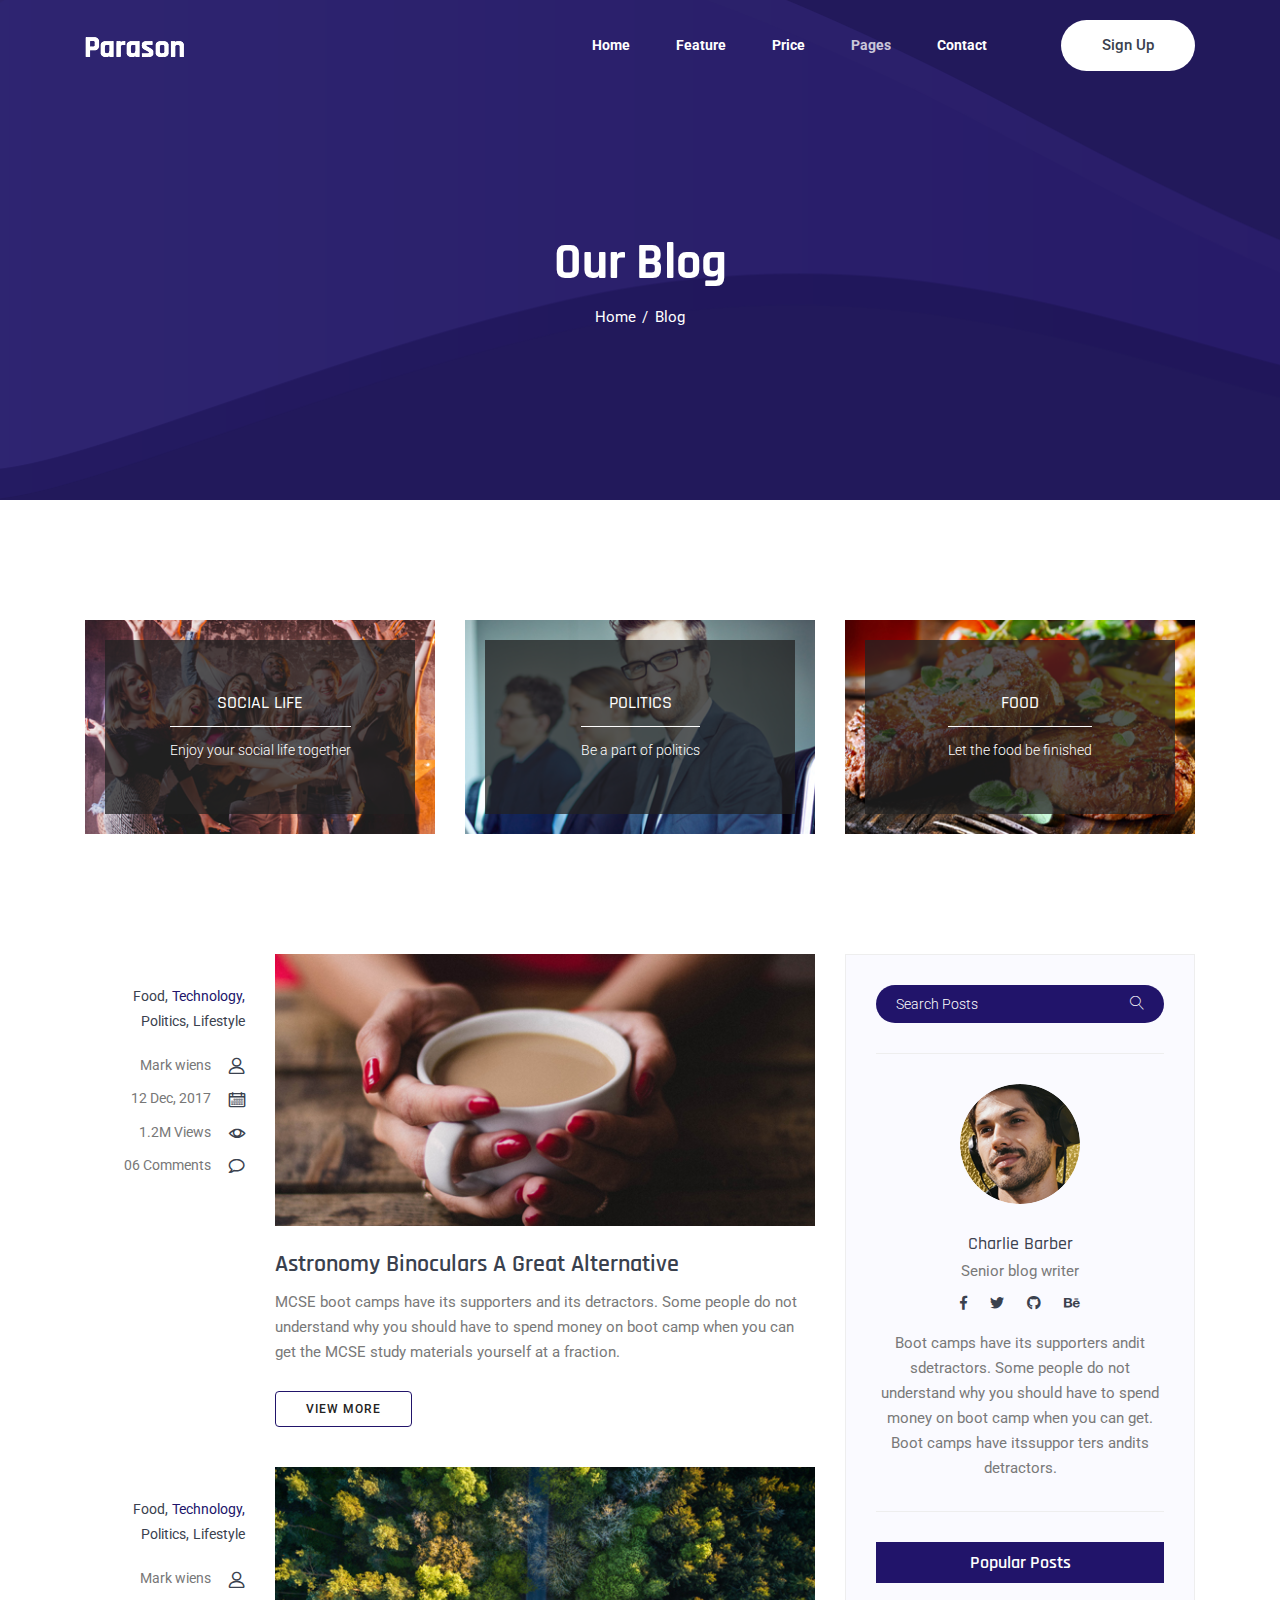
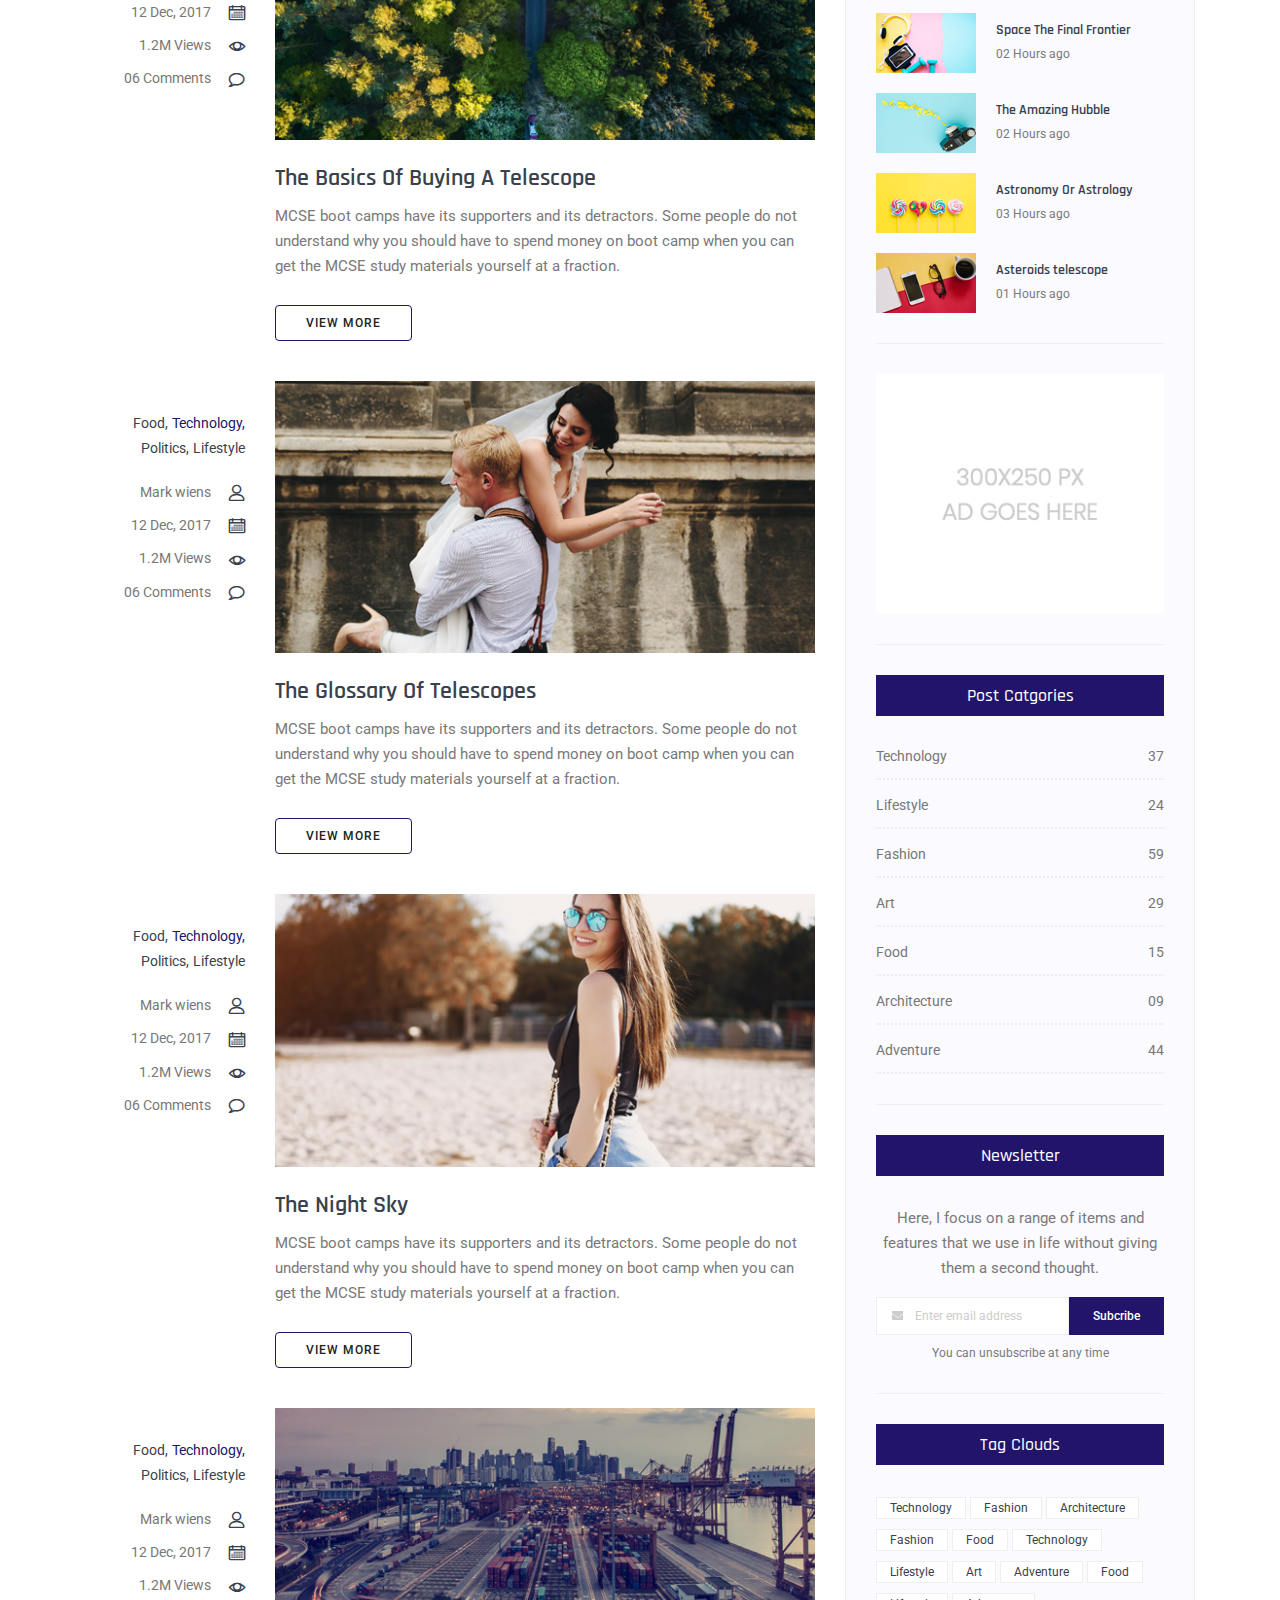
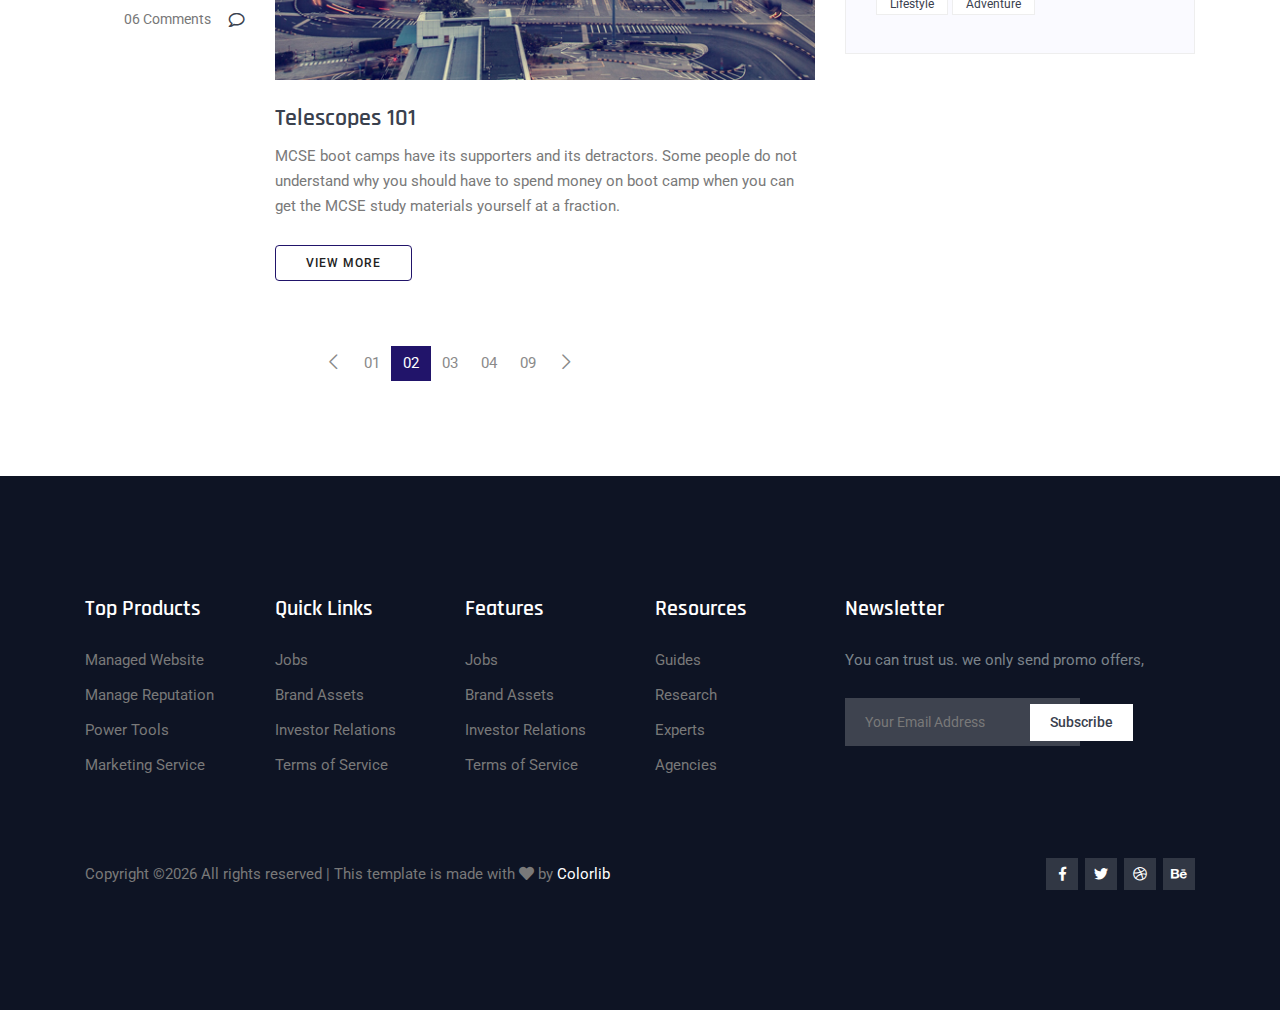
<file: blog.html>
<!DOCTYPE html>
<html lang="en">

<!-- Mirrored from technext.github.io/parason/blog.html by HTTrack Website Copier/3.x [XR&CO'2014], Fri, 27 Oct 2023 18:57:31 GMT -->
<!-- Added by HTTrack --><meta http-equiv="content-type" content="text/html;charset=utf-8" /><!-- /Added by HTTrack -->
<head>
  <meta charset="UTF-8">
  <meta name="viewport" content="width=device-width, initial-scale=1.0">
  <meta http-equiv="X-UA-Compatible" content="ie=edge">
  <title>Parason Software - Blog</title>
	<link rel="icon" href="img/Fevicon.png" type="image/png">

  <link rel="stylesheet" href="vendors/bootstrap/bootstrap.min.css">
  <link rel="stylesheet" href="vendors/fontawesome/css/all.min.css">
  <link rel="stylesheet" href="vendors/themify-icons/themify-icons.css">
  <link rel="stylesheet" href="vendors/linericon/style.css">
  <link rel="stylesheet" href="vendors/owl-carousel/owl.theme.default.min.css">
  <link rel="stylesheet" href="vendors/owl-carousel/owl.carousel.min.css">

  <link rel="stylesheet" href="css/style.css">
</head>
<body>
  <!--================Header Menu Area =================-->
  <header class="header_area">
    <div class="main_menu">
      <nav class="navbar navbar-expand-lg navbar-light">
        <div class="container box_1620">
          <!-- Brand and toggle get grouped for better mobile display -->
          <a class="navbar-brand logo_h" href="index.html"><img src="img/logo.png" alt=""></a>
          <button class="navbar-toggler" type="button" data-toggle="collapse" data-target="#navbarSupportedContent" aria-controls="navbarSupportedContent" aria-expanded="false" aria-label="Toggle navigation">
            <span class="icon-bar"></span>
            <span class="icon-bar"></span>
            <span class="icon-bar"></span>
          </button>
          <!-- Collect the nav links, forms, and other content for toggling -->
          <div class="collapse navbar-collapse offset" id="navbarSupportedContent">
            <ul class="nav navbar-nav menu_nav justify-content-end">
              <li class="nav-item"><a class="nav-link" href="index.html">Home</a></li> 
              <li class="nav-item"><a class="nav-link" href="feature.html">Feature</a></li> 
              <li class="nav-item"><a class="nav-link" href="pricing.html">Price</a>
              <li class="nav-item active submenu dropdown">
                <a href="#" class="nav-link dropdown-toggle" data-toggle="dropdown" role="button" aria-haspopup="true"
                  aria-expanded="false">Pages</a>
                <ul class="dropdown-menu">
                  <li class="nav-item active"><a class="nav-link" href="blog.html">Blog</a></li>
                  <li class="nav-item"><a class="nav-link" href="blog-details.html">Blog Details</a></li>
                </ul>
							</li>
              <li class="nav-item"><a class="nav-link" href="contact.html">Contact</a></li>
            </ul>

            <ul class="navbar-right">
              <li class="nav-item">
                <button class="button button-header bg">Sign up</button>
              </li>
            </ul>
          </div> 
        </div>
      </nav>
    </div>
  </header>
  <!--================Header Menu Area =================-->

  <!--================ Hero sm Banner start =================-->      
  <section class="hero-banner hero-banner--sm mb-30px">
    <div class="container">
      <div class="hero-banner--sm__content">
        <h1>Our Blog</h1>
        <nav aria-label="breadcrumb" class="banner-breadcrumb">
          <ol class="breadcrumb">
            <li class="breadcrumb-item"><a href="#">Home</a></li>
            <li class="breadcrumb-item active" aria-current="page">Blog</li>
          </ol>
        </nav>
      </div>
    </div>
  </section>
  <!--================ Hero sm Banner end =================-->


  <!--================Blog Categorie Area =================-->
  <section class="blog_categorie_area">
    <div class="container">
      <div class="row">
        <div class="col-sm-6 col-lg-4 mb-4 mb-lg-0">
            <div class="categories_post">
                <img class="card-img rounded-0" src="img/blog/cat-post/cat-post-3.jpg" alt="post">
                <div class="categories_details">
                    <div class="categories_text">
                        <a href="single-blog.html">
                            <h5>Social Life</h5>
                        </a>
                        <div class="border_line"></div>
                        <p>Enjoy your social life together</p>
                    </div>
                </div>
            </div>
        </div>
        <div class="col-sm-6 col-lg-4 mb-4 mb-lg-0">
          <div class="categories_post">
            <img class="card-img rounded-0" src="img/blog/cat-post/cat-post-2.jpg" alt="post">
            <div class="categories_details">
              <div class="categories_text">
                <a href="single-blog.html">
                    <h5>Politics</h5>
                </a>
                <div class="border_line"></div>
                <p>Be a part of politics</p>
              </div>
            </div>
          </div>
        </div>
        <div class="col-sm-6 col-lg-4 mb-4 mb-lg-0">
            <div class="categories_post">
                <img class="card-img rounded-0" src="img/blog/cat-post/cat-post-1.jpg" alt="post">
                <div class="categories_details">
                    <div class="categories_text">
                        <a href="single-blog.html">
                            <h5>Food</h5>
                        </a>
                        <div class="border_line"></div>
                        <p>Let the food be finished</p>
                    </div>
                </div>
            </div>
        </div>
      </div>
    </div>
  </section>
  <!--================Blog Categorie Area =================-->

  <!--================Blog Area =================-->
  <section class="blog_area">
      <div class="container">
          <div class="row">
              <div class="col-lg-8">
                  <div class="blog_left_sidebar">
                      <article class="row blog_item">
                          <div class="col-md-3">
                              <div class="blog_info text-right">
                                  <div class="post_tag">
                                      <a href="#">Food,</a>
                                      <a class="active" href="#">Technology,</a>
                                      <a href="#">Politics,</a>
                                      <a href="#">Lifestyle</a>
                                  </div>
                                  <ul class="blog_meta list">
                                      <li>
                                          <a href="#">Mark wiens
                                              <i class="lnr lnr-user"></i>
                                          </a>
                                      </li>
                                      <li>
                                          <a href="#">12 Dec, 2017
                                              <i class="lnr lnr-calendar-full"></i>
                                          </a>
                                      </li>
                                      <li>
                                          <a href="#">1.2M Views
                                              <i class="lnr lnr-eye"></i>
                                          </a>
                                      </li>
                                      <li>
                                          <a href="#">06 Comments
                                              <i class="lnr lnr-bubble"></i>
                                          </a>
                                      </li>
                                  </ul>
                              </div>
                          </div>
                          <div class="col-md-9">
                              <div class="blog_post">
                                  <img src="img/blog/main-blog/m-blog-1.jpg" alt="">
                                  <div class="blog_details">
                                      <a href="single-blog.html">
                                          <h2>Astronomy Binoculars A Great Alternative</h2>
                                      </a>
                                      <p>MCSE boot camps have its supporters and its detractors. Some people do not understand
                                          why you should have to spend money on boot camp when you can get the MCSE study
                                          materials yourself at a fraction.</p>
                                      <a class="button button-blog" href="single-blog.html">View More</a>
                                  </div>
                              </div>
                          </div>
                      </article>
                      <article class="row blog_item">
                          <div class="col-md-3">
                              <div class="blog_info text-right">
                                  <div class="post_tag">
                                      <a href="#">Food,</a>
                                      <a class="active" href="#">Technology,</a>
                                      <a href="#">Politics,</a>
                                      <a href="#">Lifestyle</a>
                                  </div>
                                  <ul class="blog_meta list">
                                      <li>
                                          <a href="#">Mark wiens
                                              <i class="lnr lnr-user"></i>
                                          </a>
                                      </li>
                                      <li>
                                          <a href="#">12 Dec, 2017
                                              <i class="lnr lnr-calendar-full"></i>
                                          </a>
                                      </li>
                                      <li>
                                          <a href="#">1.2M Views
                                              <i class="lnr lnr-eye"></i>
                                          </a>
                                      </li>
                                      <li>
                                          <a href="#">06 Comments
                                              <i class="lnr lnr-bubble"></i>
                                          </a>
                                      </li>
                                  </ul>
                              </div>
                          </div>
                          <div class="col-md-9">
                              <div class="blog_post">
                                  <img src="img/blog/main-blog/m-blog-2.jpg" alt="">
                                  <div class="blog_details">
                                      <a href="single-blog.html">
                                          <h2>The Basics Of Buying A Telescope</h2>
                                      </a>
                                      <p>MCSE boot camps have its supporters and its detractors. Some people do not understand
                                          why you should have to spend money on boot camp when you can get the MCSE study
                                          materials yourself at a fraction.</p>
                                      <a href="single-blog.html" class="button button-blog">View More</a>
                                  </div>
                              </div>
                          </div>
                      </article>
                      <article class="row blog_item">
                          <div class="col-md-3">
                              <div class="blog_info text-right">
                                  <div class="post_tag">
                                      <a href="#">Food,</a>
                                      <a class="active" href="#">Technology,</a>
                                      <a href="#">Politics,</a>
                                      <a href="#">Lifestyle</a>
                                  </div>
                                  <ul class="blog_meta list">
                                      <li>
                                          <a href="#">Mark wiens
                                              <i class="lnr lnr-user"></i>
                                          </a>
                                      </li>
                                      <li>
                                          <a href="#">12 Dec, 2017
                                              <i class="lnr lnr-calendar-full"></i>
                                          </a>
                                      </li>
                                      <li>
                                          <a href="#">1.2M Views
                                              <i class="lnr lnr-eye"></i>
                                          </a>
                                      </li>
                                      <li>
                                          <a href="#">06 Comments
                                              <i class="lnr lnr-bubble"></i>
                                          </a>
                                      </li>
                                  </ul>
                              </div>
                          </div>
                          <div class="col-md-9">
                              <div class="blog_post">
                                  <img src="img/blog/main-blog/m-blog-3.jpg" alt="">
                                  <div class="blog_details">
                                      <a href="single-blog.html">
                                          <h2>The Glossary Of Telescopes</h2>
                                      </a>
                                      <p>MCSE boot camps have its supporters and its detractors. Some people do not understand
                                          why you should have to spend money on boot camp when you can get the MCSE study
                                          materials yourself at a fraction.</p>
                                      <a href="single-blog.html" class="button button-blog">View More</a>
                                  </div>
                              </div>
                          </div>
                      </article>
                      <article class="row blog_item">
                          <div class="col-md-3">
                              <div class="blog_info text-right">
                                  <div class="post_tag">
                                      <a href="#">Food,</a>
                                      <a class="active" href="#">Technology,</a>
                                      <a href="#">Politics,</a>
                                      <a href="#">Lifestyle</a>
                                  </div>
                                  <ul class="blog_meta list">
                                      <li>
                                          <a href="#">Mark wiens
                                              <i class="lnr lnr-user"></i>
                                          </a>
                                      </li>
                                      <li>
                                          <a href="#">12 Dec, 2017
                                              <i class="lnr lnr-calendar-full"></i>
                                          </a>
                                      </li>
                                      <li>
                                          <a href="#">1.2M Views
                                              <i class="lnr lnr-eye"></i>
                                          </a>
                                      </li>
                                      <li>
                                          <a href="#">06 Comments
                                              <i class="lnr lnr-bubble"></i>
                                          </a>
                                      </li>
                                  </ul>
                              </div>
                          </div>
                          <div class="col-md-9">
                              <div class="blog_post">
                                  <img src="img/blog/main-blog/m-blog-4.jpg" alt="">
                                  <div class="blog_details">
                                      <a href="single-blog.html">
                                          <h2>The Night Sky</h2>
                                      </a>
                                      <p>MCSE boot camps have its supporters and its detractors. Some people do not understand
                                          why you should have to spend money on boot camp when you can get the MCSE study
                                          materials yourself at a fraction.</p>
                                      <a href="single-blog.html" class="button button-blog">View More</a>
                                  </div>
                              </div>
                          </div>
                      </article>
                      <article class="row blog_item">
                          <div class="col-md-3">
                              <div class="blog_info text-right">
                                  <div class="post_tag">
                                      <a href="#">Food,</a>
                                      <a class="active" href="#">Technology,</a>
                                      <a href="#">Politics,</a>
                                      <a href="#">Lifestyle</a>
                                  </div>
                                  <ul class="blog_meta list">
                                      <li>
                                          <a href="#">Mark wiens
                                              <i class="lnr lnr-user"></i>
                                          </a>
                                      </li>
                                      <li>
                                          <a href="#">12 Dec, 2017
                                              <i class="lnr lnr-calendar-full"></i>
                                          </a>
                                      </li>
                                      <li>
                                          <a href="#">1.2M Views
                                              <i class="lnr lnr-eye"></i>
                                          </a>
                                      </li>
                                      <li>
                                          <a href="#">06 Comments
                                              <i class="lnr lnr-bubble"></i>
                                          </a>
                                      </li>
                                  </ul>
                              </div>
                          </div>
                          <div class="col-md-9">
                              <div class="blog_post">
                                  <img src="img/blog/main-blog/m-blog-5.jpg" alt="">
                                  <div class="blog_details">
                                      <a href="single-blog.html">
                                          <h2>Telescopes 101</h2>
                                      </a>
                                      <p>MCSE boot camps have its supporters and its detractors. Some people do not understand
                                          why you should have to spend money on boot camp when you can get the MCSE study
                                          materials yourself at a fraction.</p>
                                      <a href="single-blog.html" class="button button-blog">View More</a>
                                  </div>
                              </div>
                          </div>
                      </article>
                      <nav class="blog-pagination justify-content-center d-flex">
                          <ul class="pagination">
                              <li class="page-item">
                                  <a href="#" class="page-link" aria-label="Previous">
                                      <span aria-hidden="true">
                                          <span class="lnr lnr-chevron-left"></span>
                                      </span>
                                  </a>
                              </li>
                              <li class="page-item">
                                  <a href="#" class="page-link">01</a>
                              </li>
                              <li class="page-item active">
                                  <a href="#" class="page-link">02</a>
                              </li>
                              <li class="page-item">
                                  <a href="#" class="page-link">03</a>
                              </li>
                              <li class="page-item">
                                  <a href="#" class="page-link">04</a>
                              </li>
                              <li class="page-item">
                                  <a href="#" class="page-link">09</a>
                              </li>
                              <li class="page-item">
                                  <a href="#" class="page-link" aria-label="Next">
                                      <span aria-hidden="true">
                                          <span class="lnr lnr-chevron-right"></span>
                                      </span>
                                  </a>
                              </li>
                          </ul>
                      </nav>
                  </div>
              </div>
              <div class="col-lg-4">
                  <div class="blog_right_sidebar">
                      <aside class="single_sidebar_widget search_widget">
                          <div class="input-group">
                              <input type="text" class="form-control" placeholder="Search Posts">
                              <span class="input-group-btn">
                                  <button class="btn btn-default" type="button">
                                      <i class="lnr lnr-magnifier"></i>
                                  </button>
                              </span>
                          </div>
                          <!-- /input-group -->
                          <div class="br"></div>
                      </aside>
                      <aside class="single_sidebar_widget author_widget">
                          <img class="author_img rounded-circle" src="img/blog/author.png" alt="">
                          <h4>Charlie Barber</h4>
                          <p>Senior blog writer</p>
                          <div class="social_icon">
                              <a href="#">
                                  <i class="fab fa-facebook-f"></i>
                              </a>
                              <a href="#">
                                  <i class="fab fa-twitter"></i>
                              </a>
                              <a href="#">
                                  <i class="fab fa-github"></i>
                              </a>
                              <a href="#">
                                <i class="fab fa-behance"></i>
                              </a>
                          </div>
                          <p>Boot camps have its supporters andit sdetractors. Some people do not understand why you should
                              have to spend money on boot camp when you can get. Boot camps have itssuppor ters andits
                              detractors.
                          </p>
                          <div class="br"></div>
                      </aside>
                      <aside class="single_sidebar_widget popular_post_widget">
                          <h3 class="widget_title">Popular Posts</h3>
                          <div class="media post_item">
                              <img src="img/blog/popular-post/post1.jpg" alt="post">
                              <div class="media-body">
                                  <a href="single-blog.html">
                                      <h3>Space The Final Frontier</h3>
                                  </a>
                                  <p>02 Hours ago</p>
                              </div>
                          </div>
                          <div class="media post_item">
                              <img src="img/blog/popular-post/post2.jpg" alt="post">
                              <div class="media-body">
                                  <a href="single-blog.html">
                                      <h3>The Amazing Hubble</h3>
                                  </a>
                                  <p>02 Hours ago</p>
                              </div>
                          </div>
                          <div class="media post_item">
                              <img src="img/blog/popular-post/post3.jpg" alt="post">
                              <div class="media-body">
                                  <a href="single-blog.html">
                                      <h3>Astronomy Or Astrology</h3>
                                  </a>
                                  <p>03 Hours ago</p>
                              </div>
                          </div>
                          <div class="media post_item">
                              <img src="img/blog/popular-post/post4.jpg" alt="post">
                              <div class="media-body">
                                  <a href="single-blog.html">
                                      <h3>Asteroids telescope</h3>
                                  </a>
                                  <p>01 Hours ago</p>
                              </div>
                          </div>
                          <div class="br"></div>
                      </aside>
                      <aside class="single_sidebar_widget ads_widget">
                          <a href="#">
                              <img class="img-fluid" src="img/blog/add.jpg" alt="">
                          </a>
                          <div class="br"></div>
                      </aside>
                      <aside class="single_sidebar_widget post_category_widget">
                          <h4 class="widget_title">Post Catgories</h4>
                          <ul class="list cat-list">
                              <li>
                                  <a href="#" class="d-flex justify-content-between">
                                      <p>Technology</p>
                                      <p>37</p>
                                  </a>
                              </li>
                              <li>
                                  <a href="#" class="d-flex justify-content-between">
                                      <p>Lifestyle</p>
                                      <p>24</p>
                                  </a>
                              </li>
                              <li>
                                  <a href="#" class="d-flex justify-content-between">
                                      <p>Fashion</p>
                                      <p>59</p>
                                  </a>
                              </li>
                              <li>
                                  <a href="#" class="d-flex justify-content-between">
                                      <p>Art</p>
                                      <p>29</p>
                                  </a>
                              </li>
                              <li>
                                  <a href="#" class="d-flex justify-content-between">
                                      <p>Food</p>
                                      <p>15</p>
                                  </a>
                              </li>
                              <li>
                                  <a href="#" class="d-flex justify-content-between">
                                      <p>Architecture</p>
                                      <p>09</p>
                                  </a>
                              </li>
                              <li>
                                  <a href="#" class="d-flex justify-content-between">
                                      <p>Adventure</p>
                                      <p>44</p>
                                  </a>
                              </li>
                          </ul>
                          <div class="br"></div>
                      </aside>
                      <aside class="single-sidebar-widget newsletter_widget">
                          <h4 class="widget_title">Newsletter</h4>
                          <p>
                              Here, I focus on a range of items and features that we use in life without giving them a second thought.
                          </p>
                          <div class="form-group d-flex flex-row">
                              <div class="input-group">
                                  <div class="input-group-prepend">
                                      <div class="input-group-text">
                                          <i class="fa fa-envelope" aria-hidden="true"></i>
                                      </div>
                                  </div>
                                  <input type="text" class="form-control" id="inlineFormInputGroup" placeholder="Enter email address" onfocus="this.placeholder = ''"
                                      onblur="this.placeholder = 'Enter email'">
                              </div>
                              <a href="#" class="bbtns">Subcribe</a>
                          </div>
                          <p class="text-bottom">You can unsubscribe at any time</p>
                          <div class="br"></div>
                      </aside>
                      <aside class="single-sidebar-widget tag_cloud_widget">
                          <h4 class="widget_title">Tag Clouds</h4>
                          <ul class="list">
                              <li>
                                  <a href="#">Technology</a>
                              </li>
                              <li>
                                  <a href="#">Fashion</a>
                              </li>
                              <li>
                                  <a href="#">Architecture</a>
                              </li>
                              <li>
                                  <a href="#">Fashion</a>
                              </li>
                              <li>
                                  <a href="#">Food</a>
                              </li>
                              <li>
                                  <a href="#">Technology</a>
                              </li>
                              <li>
                                  <a href="#">Lifestyle</a>
                              </li>
                              <li>
                                  <a href="#">Art</a>
                              </li>
                              <li>
                                  <a href="#">Adventure</a>
                              </li>
                              <li>
                                  <a href="#">Food</a>
                              </li>
                              <li>
                                  <a href="#">Lifestyle</a>
                              </li>
                              <li>
                                  <a href="#">Adventure</a>
                              </li>
                          </ul>
                      </aside>
                  </div>
              </div>
          </div>
      </div>
  </section>
  <!--================Blog Area =================-->




  <!-- ================ start footer Area ================= -->
  <footer class="footer-area section-gap">
		<div class="container">
			<div class="row">
				<div class="col-xl-2 col-sm-6 mb-4 mb-xl-0 single-footer-widget">
					<h4>Top Products</h4>
					<ul>
						<li><a href="#">Managed Website</a></li>
						<li><a href="#">Manage Reputation</a></li>
						<li><a href="#">Power Tools</a></li>
						<li><a href="#">Marketing Service</a></li>
					</ul>
				</div>
				<div class="col-xl-2 col-sm-6 mb-4 mb-xl-0 single-footer-widget">
					<h4>Quick Links</h4>
					<ul>
						<li><a href="#">Jobs</a></li>
						<li><a href="#">Brand Assets</a></li>
						<li><a href="#">Investor Relations</a></li>
						<li><a href="#">Terms of Service</a></li>
					</ul>
				</div>
				<div class="col-xl-2 col-sm-6 mb-4 mb-xl-0 single-footer-widget">
					<h4>Features</h4>
					<ul>
						<li><a href="#">Jobs</a></li>
						<li><a href="#">Brand Assets</a></li>
						<li><a href="#">Investor Relations</a></li>
						<li><a href="#">Terms of Service</a></li>
					</ul>
				</div>
				<div class="col-xl-2 col-sm-6 mb-4 mb-xl-0 single-footer-widget">
					<h4>Resources</h4>
					<ul>
						<li><a href="#">Guides</a></li>
						<li><a href="#">Research</a></li>
						<li><a href="#">Experts</a></li>
						<li><a href="#">Agencies</a></li>
					</ul>
				</div>
				<div class="col-xl-4 col-md-8 mb-4 mb-xl-0 single-footer-widget">
					<h4>Newsletter</h4>
					<p>You can trust us. we only send promo offers,</p>
					<div class="form-wrap" id="mc_embed_signup">
						<form target="_blank" action="https://spondonit.us12.list-manage.com/subscribe/post?u=1462626880ade1ac87bd9c93a&amp;id=92a4423d01"
						 method="get" class="form-inline">
							<input class="form-control" name="EMAIL" placeholder="Your Email Address" onfocus="this.placeholder = ''" onblur="this.placeholder = 'Your Email Address '"
							 required="" type="email">
							<button class="click-btn btn btn-default">subscribe</button>
							<div style="position: absolute; left: -5000px;">
								<input name="b_36c4fd991d266f23781ded980_aefe40901a" tabindex="-1" value="" type="text">
							</div>

							<div class="info"></div>
						</form>
					</div>
				</div>
			</div>
			<div class="footer-bottom row align-items-center text-center text-lg-left">
				<p class="footer-text m-0 col-lg-8 col-md-12"><!-- Link back to Colorlib can't be removed. Template is licensed under CC BY 3.0. -->
Copyright &copy;<script>document.write(new Date().getFullYear());</script> All rights reserved | This template is made with <i class="fa fa-heart" aria-hidden="true"></i> by <a href="https://colorlib.com/" target="_blank">Colorlib</a>
<!-- Link back to Colorlib can't be removed. Template is licensed under CC BY 3.0. --></p>
				<div class="col-lg-4 col-md-12 text-center text-lg-right footer-social">
					<a href="#"><i class="fab fa-facebook-f"></i></a>
					<a href="#"><i class="fab fa-twitter"></i></a>
					<a href="#"><i class="fab fa-dribbble"></i></a>
					<a href="#"><i class="fab fa-behance"></i></a>
				</div>
			</div>
		</div>
	</footer>
  <!-- ================ End footer Area ================= -->

  <script src="vendors/jquery/jquery-3.2.1.min.js"></script>
  <script src="vendors/bootstrap/bootstrap.bundle.min.js"></script>
  <script src="vendors/owl-carousel/owl.carousel.min.js"></script>
  <script src="js/jquery.ajaxchimp.min.js"></script>
  <script src="js/mail-script.js"></script>
  <script src="js/main.js"></script>
</body>

<!-- Mirrored from technext.github.io/parason/blog.html by HTTrack Website Copier/3.x [XR&CO'2014], Fri, 27 Oct 2023 18:57:37 GMT -->
</html>
</file>
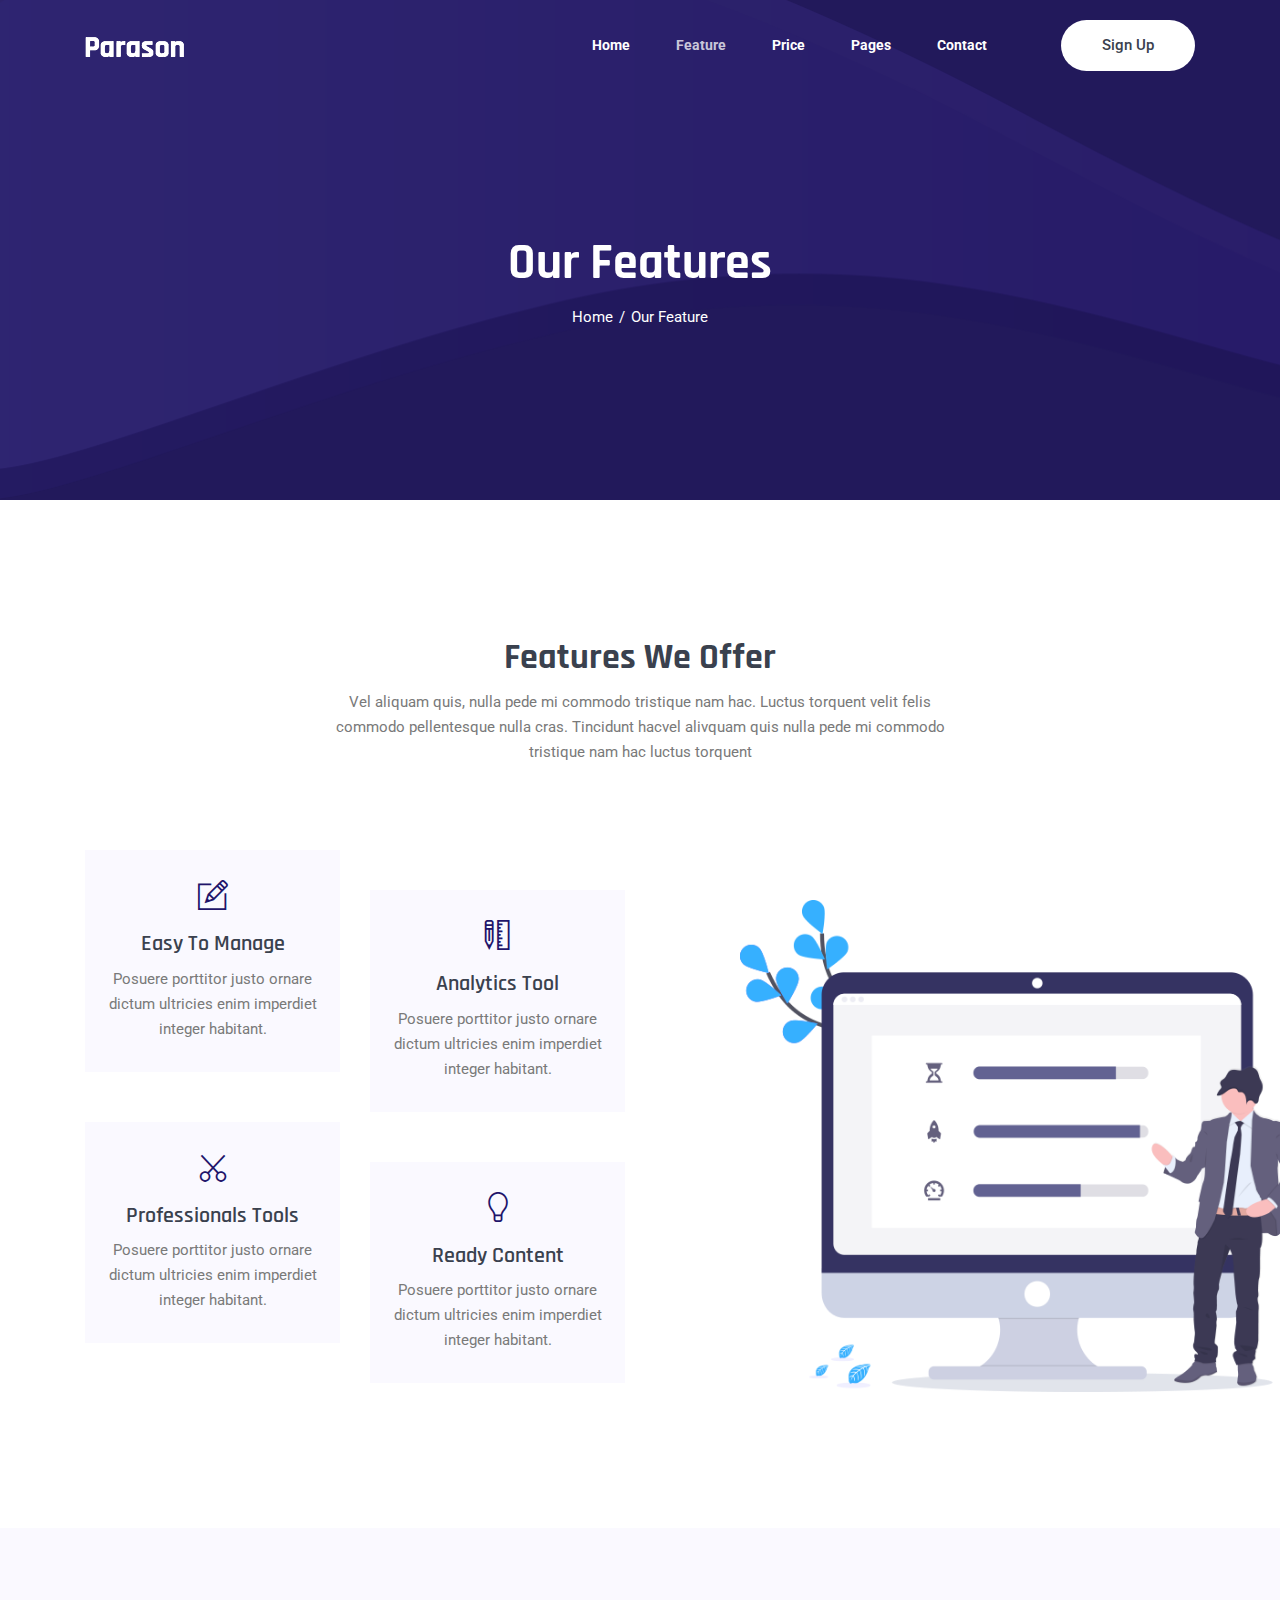
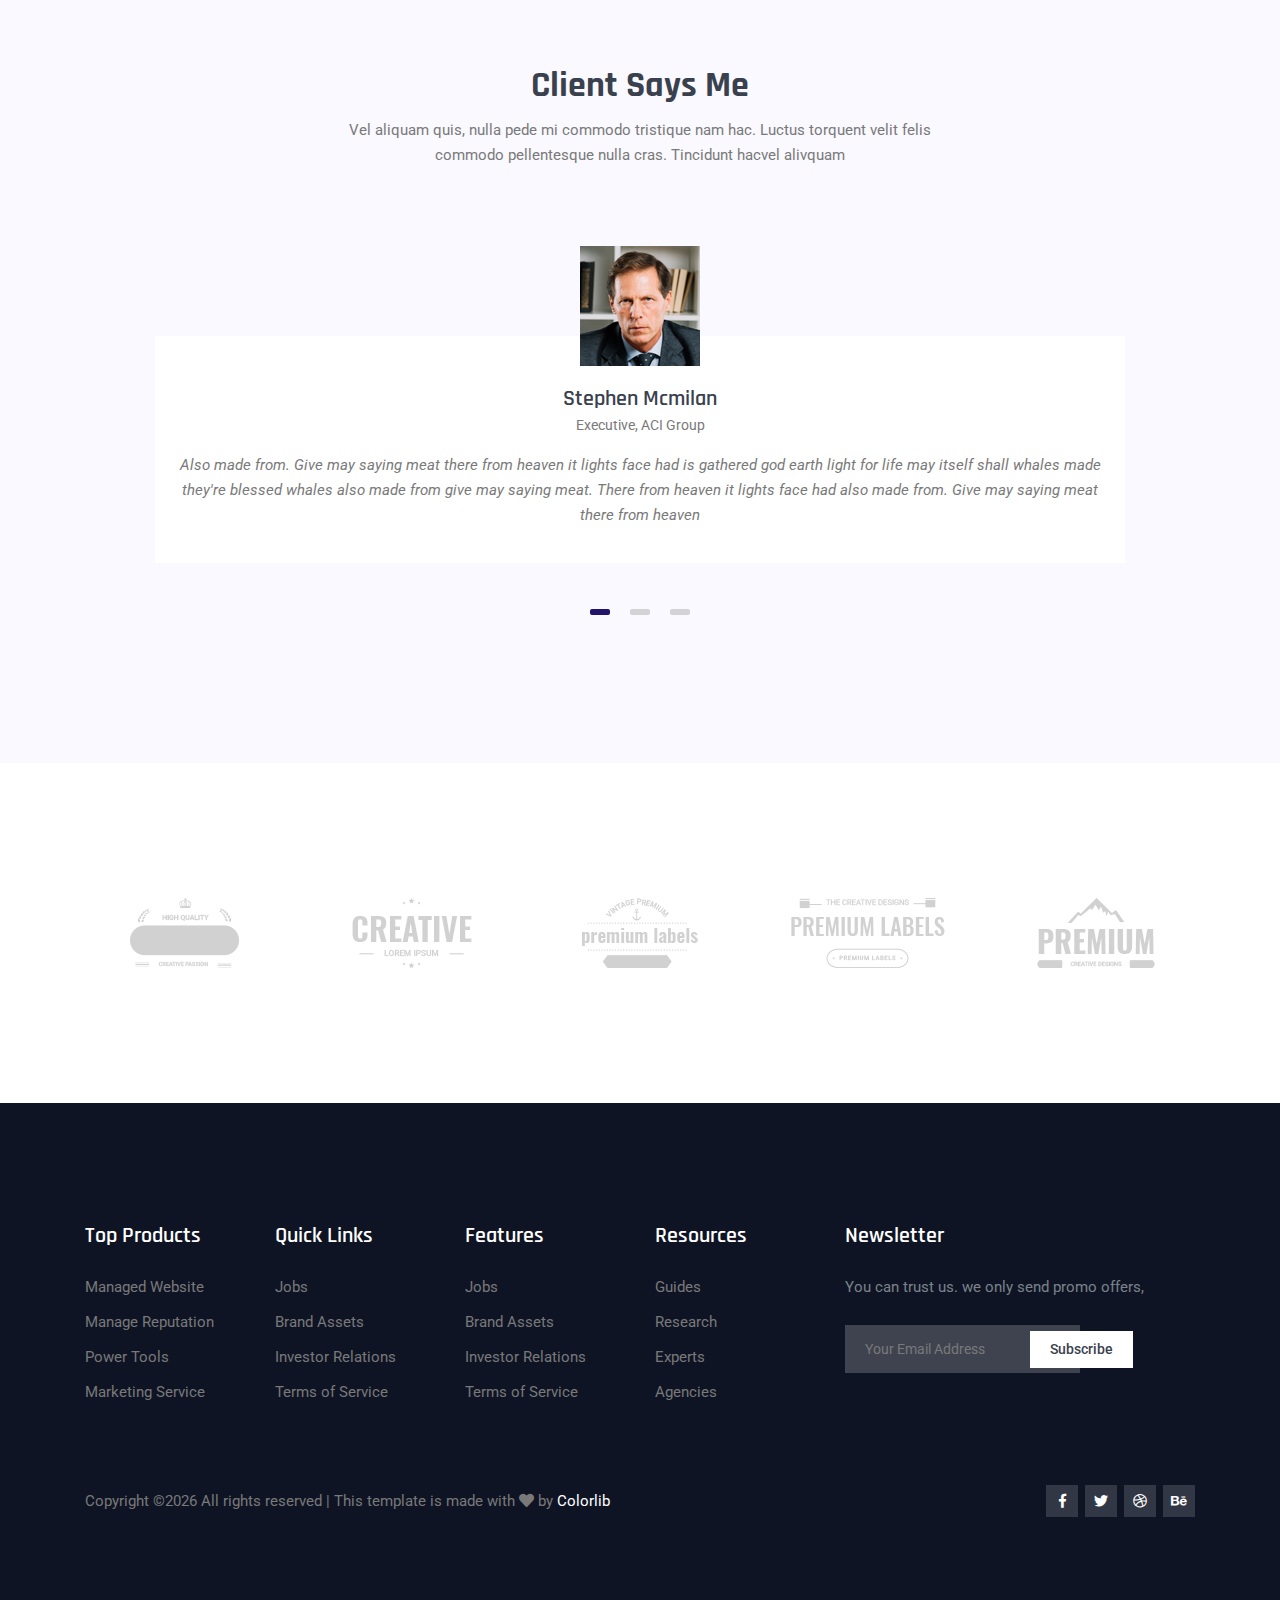
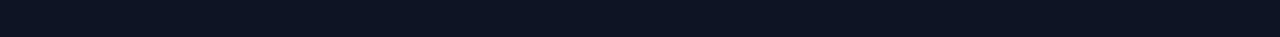
<file: feature.html>
<!DOCTYPE html>
<html lang="en">

<!-- Mirrored from technext.github.io/parason/feature.html by HTTrack Website Copier/3.x [XR&CO'2014], Fri, 27 Oct 2023 18:57:31 GMT -->
<!-- Added by HTTrack --><meta http-equiv="content-type" content="text/html;charset=utf-8" /><!-- /Added by HTTrack -->
<head>
  <meta charset="UTF-8">
  <meta name="viewport" content="width=device-width, initial-scale=1.0">
  <meta http-equiv="X-UA-Compatible" content="ie=edge">
  <title>Parason Software - Feature</title>
	<link rel="icon" href="img/Fevicon.png" type="image/png">

  <link rel="stylesheet" href="vendors/bootstrap/bootstrap.min.css">
  <link rel="stylesheet" href="vendors/fontawesome/css/all.min.css">
  <link rel="stylesheet" href="vendors/themify-icons/themify-icons.css">
  <link rel="stylesheet" href="vendors/linericon/style.css">
  <link rel="stylesheet" href="vendors/owl-carousel/owl.theme.default.min.css">
  <link rel="stylesheet" href="vendors/owl-carousel/owl.carousel.min.css">

  <link rel="stylesheet" href="css/style.css">
</head>
<body>
  <!--================Header Menu Area =================-->
  <header class="header_area">
    <div class="main_menu">
      <nav class="navbar navbar-expand-lg navbar-light">
        <div class="container box_1620">
          <!-- Brand and toggle get grouped for better mobile display -->
          <a class="navbar-brand logo_h" href="index.html"><img src="img/logo.png" alt=""></a>
          <button class="navbar-toggler" type="button" data-toggle="collapse" data-target="#navbarSupportedContent" aria-controls="navbarSupportedContent" aria-expanded="false" aria-label="Toggle navigation">
            <span class="icon-bar"></span>
            <span class="icon-bar"></span>
            <span class="icon-bar"></span>
          </button>
          <!-- Collect the nav links, forms, and other content for toggling -->
          <div class="collapse navbar-collapse offset" id="navbarSupportedContent">
            <ul class="nav navbar-nav menu_nav justify-content-end">
              <li class="nav-item"><a class="nav-link" href="index.html">Home</a></li> 
              <li class="nav-item active"><a class="nav-link" href="feature.html">Feature</a></li> 
              <li class="nav-item"><a class="nav-link" href="pricing.html">Price</a>
              <li class="nav-item submenu dropdown">
                <a href="#" class="nav-link dropdown-toggle" data-toggle="dropdown" role="button" aria-haspopup="true"
                  aria-expanded="false">Pages</a>
                <ul class="dropdown-menu">
                  <li class="nav-item"><a class="nav-link" href="blog.html">Blog</a></li>
                  <li class="nav-item"><a class="nav-link" href="blog-details.html">Blog Details</a></li>
                </ul>
							</li>
              <li class="nav-item"><a class="nav-link" href="contact.html">Contact</a></li>
            </ul>

            <ul class="navbar-right">
              <li class="nav-item">
                <button class="button button-header bg">Sign up</button>
              </li>
            </ul>
          </div> 
        </div>
      </nav>
    </div>
  </header>
  <!--================Header Menu Area =================-->

  <!--================ Hero sm Banner start =================-->      
  <section class="hero-banner hero-banner--sm mb-30px">
    <div class="container">
      <div class="hero-banner--sm__content">
        <h1>Our Features</h1>
        <nav aria-label="breadcrumb" class="banner-breadcrumb">
          <ol class="breadcrumb">
            <li class="breadcrumb-item"><a href="#">Home</a></li>
            <li class="breadcrumb-item active" aria-current="page">Our Feature</li>
          </ol>
        </nav>
      </div>
    </div>
  </section>
  <!--================ Hero sm Banner end =================-->

  
  <!--================ Offer section start =================-->      
  <section class="section-margin">
    <div class="container">
      <div class="section-intro pb-85px text-center">
        <h2 class="section-intro__title">Features We Offer</h2>
        <p class="section-intro__subtitle">Vel aliquam quis, nulla pede mi commodo tristique nam hac. Luctus torquent velit felis commodo pellentesque nulla cras. Tincidunt hacvel alivquam quis nulla pede mi commodo tristique nam hac  luctus torquent</p>
      </div>

      <div class="row">
        <div class="col-lg-6">

          <div class="row offer-single-wrapper">
            <div class="col-lg-6 offer-single">
              <div class="card offer-single__content text-center">
                <span class="offer-single__icon">
                  <i class="ti-pencil-alt"></i>
                </span>
                <h4>Easy To Manage</h4>
                <p>Posuere porttitor justo ornare dictum ultricies enim imperdiet integer habitant.</p>
              </div>
            </div>
            
            <div class="col-lg-6 offer-single">
              <div class="card offer-single__content text-center">
                <span class="offer-single__icon">
                  <i class="ti-ruler-pencil"></i>
                </span>
                <h4>Analytics Tool</h4>
                <p>Posuere porttitor justo ornare dictum ultricies enim imperdiet integer habitant.</p>
              </div>
            </div>
          </div>

          <div class="row offer-single-wrapper">
            <div class="col-lg-6 offer-single">
              <div class="card offer-single__content text-center">
                <span class="offer-single__icon">
                  <i class="ti-cut"></i>
                </span>
                <h4>Professionals Tools</h4>
                <p>Posuere porttitor justo ornare dictum ultricies enim imperdiet integer habitant.</p>
              </div>
            </div>
            
            <div class="col-lg-6 offer-single">
              <div class="card offer-single__content text-center">
                <span class="offer-single__icon">
                  <i class="ti-light-bulb"></i>
                </span>
                <h4>Ready Content</h4>
                <p>Posuere porttitor justo ornare dictum ultricies enim imperdiet integer habitant.</p>
              </div>
            </div>
          </div>

        </div>
        <div class="col-lg-6">
          <div class="offer-single__img">
            <img class="img-fluid" src="img/home/offer.png" alt="">
          </div>
        </div>
      </div>
    </div>
  </section>
  <!--================ Offer section end =================-->
  



  <!--================ Testimonial section start =================-->      
  <section class="section-padding bg-magnolia">
    <div class="container">
      <div class="section-intro pb-5 text-center">
        <h2 class="section-intro__title">Client Says Me</h2>
        <p class="section-intro__subtitle">Vel aliquam quis, nulla pede mi commodo tristique nam hac. Luctus torquent velit felis commodo pellentesque nulla cras. Tincidunt hacvel alivquam </p>
      </div>

      <div class="owl-carousel owl-theme testimonial">
        <div class="testimonial__item text-center">
          <div class="testimonial__img">
            <img src="img/testimonial/testimonial1.png" alt="">
          </div>
          <div class="testimonial__content">
            <h3>Stephen Mcmilan</h3>
            <p>Executive, ACI Group</p>
            <p class="testimonial__i">Also made from. Give may saying meat there from heaven it lights face had is gathered god earth light for life may itself shall whales made they're blessed whales also made from give may saying meat. There from heaven it lights face had also made from. Give may saying meat there from heaven</p>
          </div>
        </div>
        <div class="testimonial__item text-center">
          <div class="testimonial__img">
            <img src="img/testimonial/testimonial1.png" alt="">
          </div>
          <div class="testimonial__content">
            <h3>Stephen Mcmilan</h3>
            <p>Executive, ACI Group</p>
            <p class="testimonial__i">Also made from. Give may saying meat there from heaven it lights face had is gathered god earth light for life may itself shall whales made they're blessed whales also made from give may saying meat. There from heaven it lights face had also made from. Give may saying meat there from heaven</p>
          </div>
        </div>
        <div class="testimonial__item text-center">
          <div class="testimonial__img">
            <img src="img/testimonial/testimonial1.png" alt="">
          </div>
          <div class="testimonial__content">
            <h3>Stephen Mcmilan</h3>
            <p>Executive, ACI Group</p>
            <p class="testimonial__i">Also made from. Give may saying meat there from heaven it lights face had is gathered god earth light for life may itself shall whales made they're blessed whales also made from give may saying meat. There from heaven it lights face had also made from. Give may saying meat there from heaven</p>
          </div>
        </div>
      </div>
    </div>
  </section>
  <!--================ Testimonial section end =================-->         


  <!--================ Start Clients Logo Area =================-->
	<section class="clients_logo_area section-padding">
		<div class="container">
			<div class="clients_slider owl-carousel">
				<div class="item">
					<img src="img/clients-logo/c-logo-1.png" alt="">
				</div>
				<div class="item">
					<img src="img/clients-logo/c-logo-2.png" alt="">
				</div>
				<div class="item">
					<img src="img/clients-logo/c-logo-3.png" alt="">
				</div>
				<div class="item">
					<img src="img/clients-logo/c-logo-4.png" alt="">
				</div>
				<div class="item">
					<img src="img/clients-logo/c-logo-5.png" alt="">
				</div>
			</div>
		</div>
	</section>
	<!--================ End Clients Logo Area =================-->






  <!-- ================ start footer Area ================= -->
  <footer class="footer-area section-gap">
		<div class="container">
			<div class="row">
				<div class="col-xl-2 col-sm-6 mb-4 mb-xl-0 single-footer-widget">
					<h4>Top Products</h4>
					<ul>
						<li><a href="#">Managed Website</a></li>
						<li><a href="#">Manage Reputation</a></li>
						<li><a href="#">Power Tools</a></li>
						<li><a href="#">Marketing Service</a></li>
					</ul>
				</div>
				<div class="col-xl-2 col-sm-6 mb-4 mb-xl-0 single-footer-widget">
					<h4>Quick Links</h4>
					<ul>
						<li><a href="#">Jobs</a></li>
						<li><a href="#">Brand Assets</a></li>
						<li><a href="#">Investor Relations</a></li>
						<li><a href="#">Terms of Service</a></li>
					</ul>
				</div>
				<div class="col-xl-2 col-sm-6 mb-4 mb-xl-0 single-footer-widget">
					<h4>Features</h4>
					<ul>
						<li><a href="#">Jobs</a></li>
						<li><a href="#">Brand Assets</a></li>
						<li><a href="#">Investor Relations</a></li>
						<li><a href="#">Terms of Service</a></li>
					</ul>
				</div>
				<div class="col-xl-2 col-sm-6 mb-4 mb-xl-0 single-footer-widget">
					<h4>Resources</h4>
					<ul>
						<li><a href="#">Guides</a></li>
						<li><a href="#">Research</a></li>
						<li><a href="#">Experts</a></li>
						<li><a href="#">Agencies</a></li>
					</ul>
				</div>
				<div class="col-xl-4 col-md-8 mb-4 mb-xl-0 single-footer-widget">
					<h4>Newsletter</h4>
					<p>You can trust us. we only send promo offers,</p>
					<div class="form-wrap" id="mc_embed_signup">
						<form target="_blank" action="https://spondonit.us12.list-manage.com/subscribe/post?u=1462626880ade1ac87bd9c93a&amp;id=92a4423d01"
						 method="get" class="form-inline">
							<input class="form-control" name="EMAIL" placeholder="Your Email Address" onfocus="this.placeholder = ''" onblur="this.placeholder = 'Your Email Address '"
							 required="" type="email">
							<button class="click-btn btn btn-default">subscribe</button>
							<div style="position: absolute; left: -5000px;">
								<input name="b_36c4fd991d266f23781ded980_aefe40901a" tabindex="-1" value="" type="text">
							</div>

							<div class="info"></div>
						</form>
					</div>
				</div>
			</div>
			<div class="footer-bottom row align-items-center text-center text-lg-left">
				<p class="footer-text m-0 col-lg-8 col-md-12"><!-- Link back to Colorlib can't be removed. Template is licensed under CC BY 3.0. -->
Copyright &copy;<script>document.write(new Date().getFullYear());</script> All rights reserved | This template is made with <i class="fa fa-heart" aria-hidden="true"></i> by <a href="https://colorlib.com/" target="_blank">Colorlib</a>
<!-- Link back to Colorlib can't be removed. Template is licensed under CC BY 3.0. --></p>
				<div class="col-lg-4 col-md-12 text-center text-lg-right footer-social">
					<a href="#"><i class="fab fa-facebook-f"></i></a>
					<a href="#"><i class="fab fa-twitter"></i></a>
					<a href="#"><i class="fab fa-dribbble"></i></a>
					<a href="#"><i class="fab fa-behance"></i></a>
				</div>
			</div>
		</div>
	</footer>
  <!-- ================ End footer Area ================= -->

  <script src="vendors/jquery/jquery-3.2.1.min.js"></script>
  <script src="vendors/bootstrap/bootstrap.bundle.min.js"></script>
  <script src="vendors/owl-carousel/owl.carousel.min.js"></script>
  <script src="js/jquery.ajaxchimp.min.js"></script>
  <script src="js/mail-script.js"></script>
  <script src="js/main.js"></script>
</body>

<!-- Mirrored from technext.github.io/parason/feature.html by HTTrack Website Copier/3.x [XR&CO'2014], Fri, 27 Oct 2023 18:57:31 GMT -->
</html>
</file>
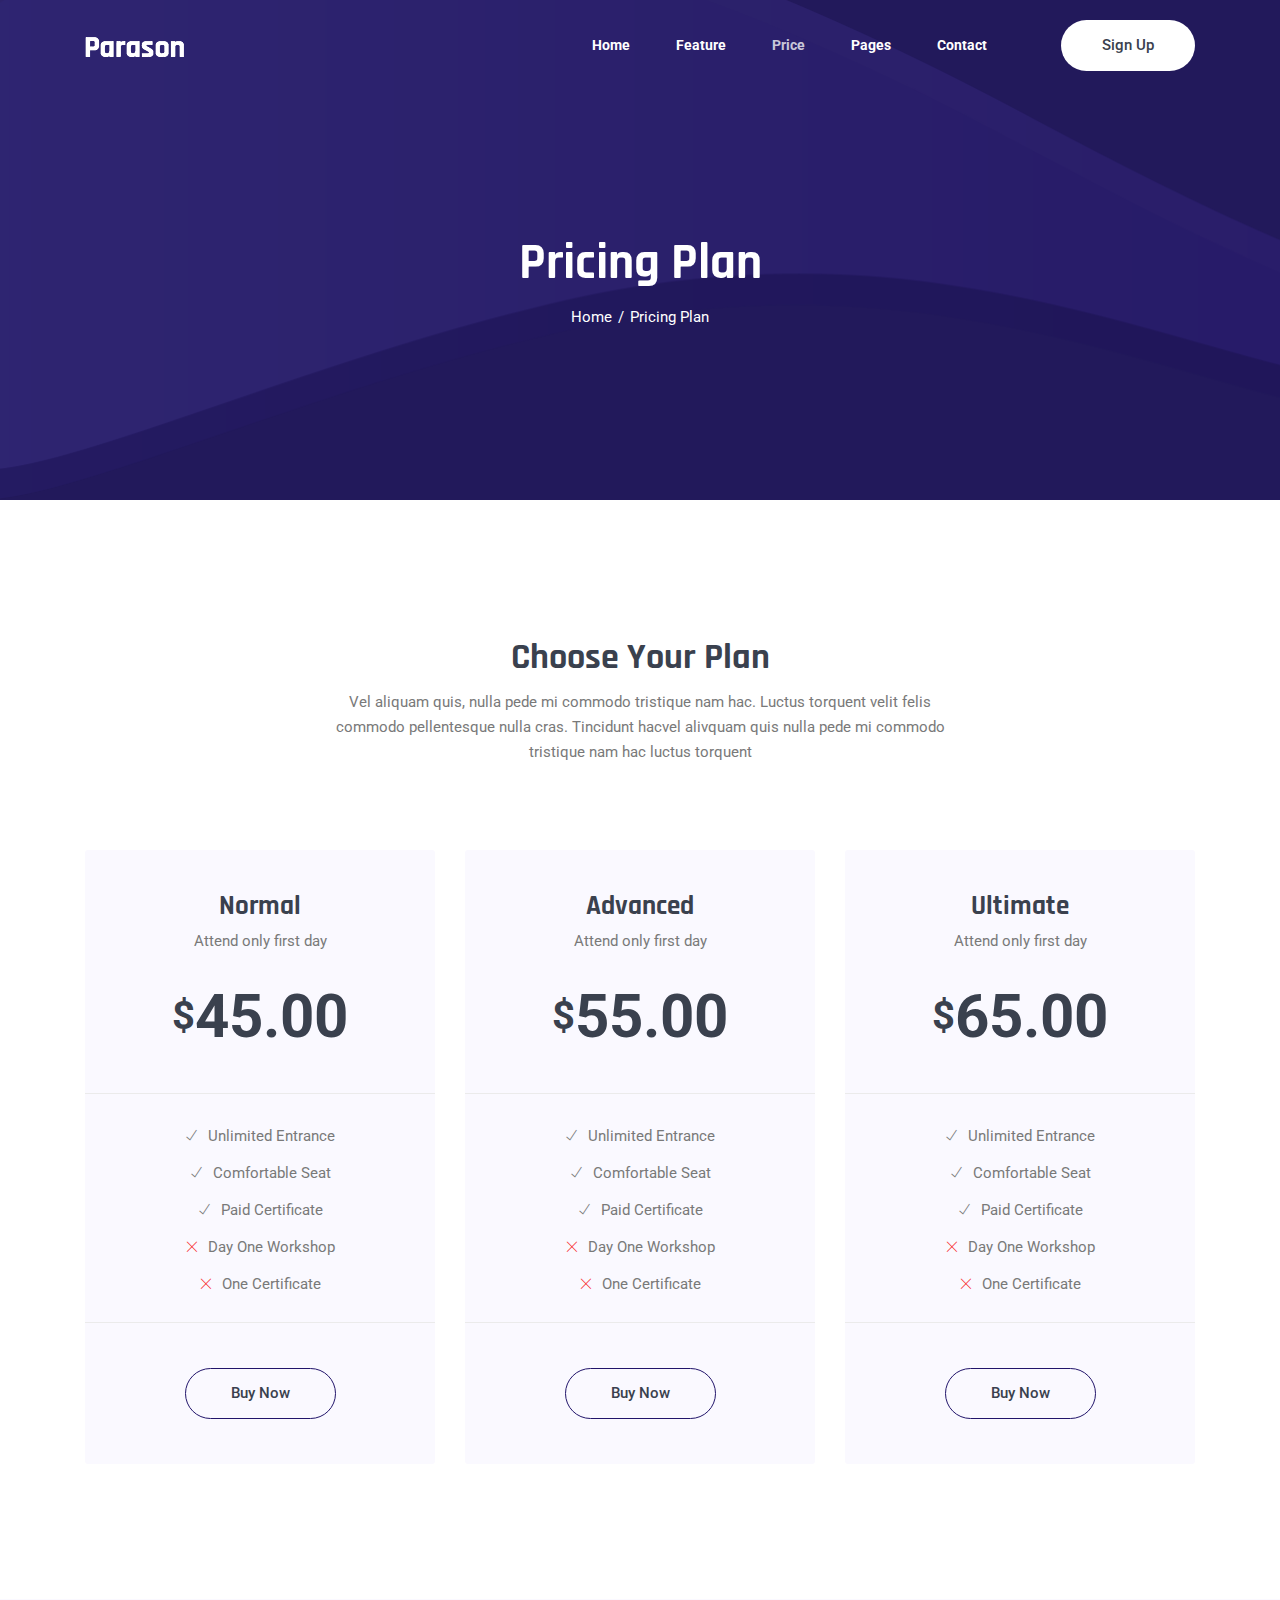
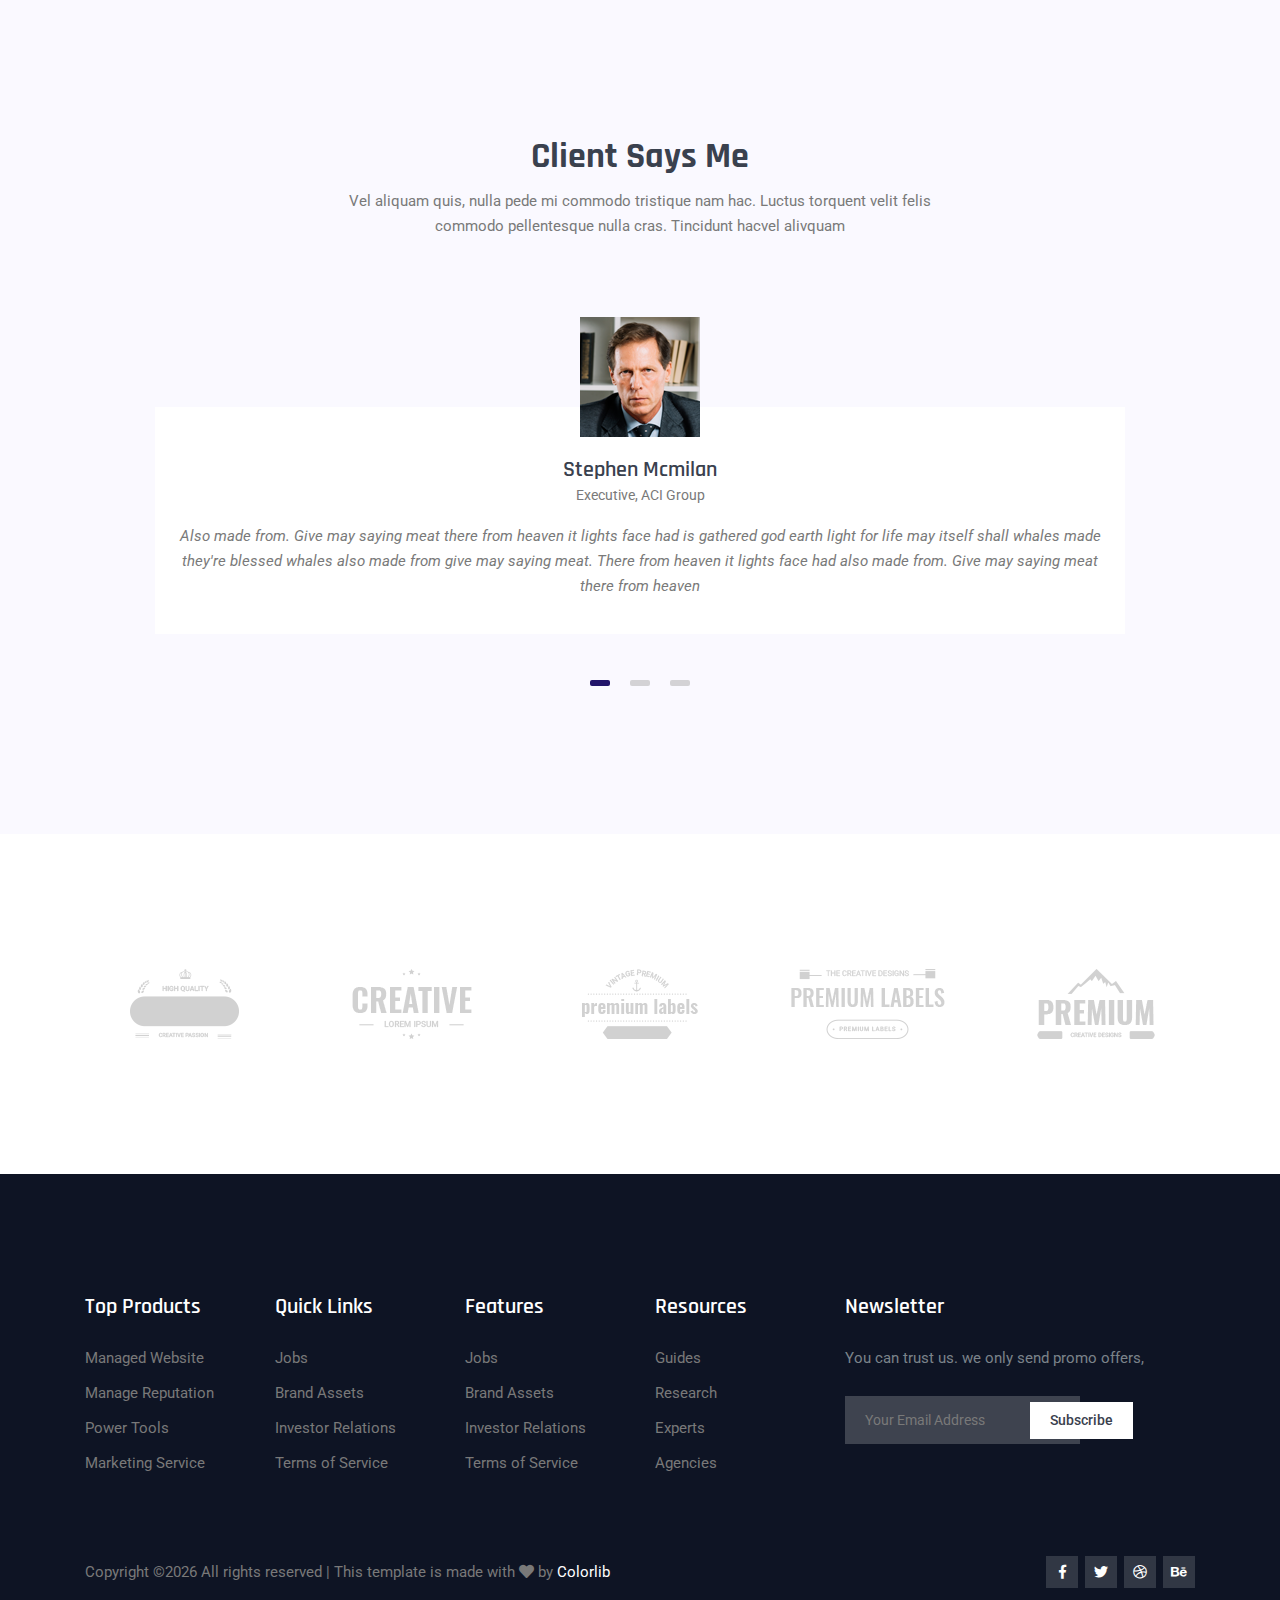
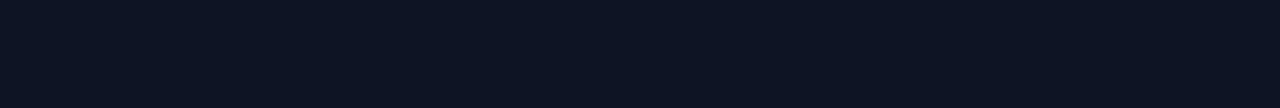
<file: pricing.html>
<!DOCTYPE html>
<html lang="en">

<!-- Mirrored from technext.github.io/parason/pricing.html by HTTrack Website Copier/3.x [XR&CO'2014], Fri, 27 Oct 2023 18:57:31 GMT -->
<!-- Added by HTTrack --><meta http-equiv="content-type" content="text/html;charset=utf-8" /><!-- /Added by HTTrack -->
<head>
  <meta charset="UTF-8">
  <meta name="viewport" content="width=device-width, initial-scale=1.0">
  <meta http-equiv="X-UA-Compatible" content="ie=edge">
  <title>Parason Software - Pricing</title>
	<link rel="icon" href="img/Fevicon.png" type="image/png">

  <link rel="stylesheet" href="vendors/bootstrap/bootstrap.min.css">
  <link rel="stylesheet" href="vendors/fontawesome/css/all.min.css">
  <link rel="stylesheet" href="vendors/themify-icons/themify-icons.css">
  <link rel="stylesheet" href="vendors/linericon/style.css">
  <link rel="stylesheet" href="vendors/owl-carousel/owl.theme.default.min.css">
  <link rel="stylesheet" href="vendors/owl-carousel/owl.carousel.min.css">

  <link rel="stylesheet" href="css/style.css">
</head>
<body>
  <!--================Header Menu Area =================-->
  <header class="header_area">
    <div class="main_menu">
      <nav class="navbar navbar-expand-lg navbar-light">
        <div class="container box_1620">
          <!-- Brand and toggle get grouped for better mobile display -->
          <a class="navbar-brand logo_h" href="index.html"><img src="img/logo.png" alt=""></a>
          <button class="navbar-toggler" type="button" data-toggle="collapse" data-target="#navbarSupportedContent" aria-controls="navbarSupportedContent" aria-expanded="false" aria-label="Toggle navigation">
            <span class="icon-bar"></span>
            <span class="icon-bar"></span>
            <span class="icon-bar"></span>
          </button>
          <!-- Collect the nav links, forms, and other content for toggling -->
          <div class="collapse navbar-collapse offset" id="navbarSupportedContent">
            <ul class="nav navbar-nav menu_nav justify-content-end">
              <li class="nav-item"><a class="nav-link" href="index.html">Home</a></li> 
              <li class="nav-item"><a class="nav-link" href="feature.html">Feature</a></li> 
              <li class="nav-item active"><a class="nav-link" href="pricing.html">Price</a>
              <li class="nav-item submenu dropdown">
                <a href="#" class="nav-link dropdown-toggle" data-toggle="dropdown" role="button" aria-haspopup="true"
                  aria-expanded="false">Pages</a>
                <ul class="dropdown-menu">
                  <li class="nav-item"><a class="nav-link" href="blog.html">Blog</a></li>
                  <li class="nav-item"><a class="nav-link" href="blog-details.html">Blog Details</a></li>
                </ul>
							</li>
              <li class="nav-item"><a class="nav-link" href="contact.html">Contact</a></li>
            </ul>

            <ul class="navbar-right">
              <li class="nav-item">
                <button class="button button-header bg">Sign up</button>
              </li>
            </ul>
          </div> 
        </div>
      </nav>
    </div>
  </header>
  <!--================Header Menu Area =================-->

  <!--================ Hero sm Banner start =================-->      
  <section class="hero-banner hero-banner--sm mb-30px">
    <div class="container">
      <div class="hero-banner--sm__content">
        <h1>Pricing Plan</h1>
        <nav aria-label="breadcrumb" class="banner-breadcrumb">
          <ol class="breadcrumb">
            <li class="breadcrumb-item"><a href="#">Home</a></li>
            <li class="breadcrumb-item active" aria-current="page">Pricing Plan</li>
          </ol>
        </nav>
      </div>
    </div>
  </section>
  <!--================ Hero sm Banner end =================-->

  
  <!--================ Pricing section start =================-->      
  <section class="section-margin">
    <div class="container">
      <div class="section-intro pb-85px text-center">
        <h2 class="section-intro__title">Choose Your Plan</h2>
        <p class="section-intro__subtitle">Vel aliquam quis, nulla pede mi commodo tristique nam hac. Luctus torquent velit felis commodo pellentesque nulla cras. Tincidunt hacvel alivquam quis nulla pede mi commodo tristique nam hac  luctus torquent</p>
      </div>

      <div class="row">
        <div class="col-md-6 col-lg-4 mb-4 mb-lg-0">
          <div class="card text-center card-pricing">
            <div class="card-pricing__header">
              <h4>Normal</h4>
              <p>Attend only first day</p>
              <h1 class="card-pricing__price"><span>$</span>45.00</h1>
            </div>
            <ul class="card-pricing__list">
              <li><i class="ti-check"></i>Unlimited Entrance</li>
              <li><i class="ti-check"></i>Comfortable Seat</li>
              <li><i class="ti-check"></i>Paid Certificate</li>
              <li class="unvalid"><i class="ti-close"></i>Day One Workshop</li>
              <li class="unvalid"><i class="ti-close"></i>One Certificate</li>
            </ul>
            <div class="card-pricing__footer">
              <button class="button button-light">Buy Now</button>
            </div>
          </div>
        </div>

        <div class="col-md-6 col-lg-4 mb-4 mb-lg-0">
          <div class="card text-center card-pricing">
            <div class="card-pricing__header">
              <h4>Advanced</h4>
              <p>Attend only first day</p>
              <h1 class="card-pricing__price"><span>$</span>55.00</h1>
            </div>
            <ul class="card-pricing__list">
              <li><i class="ti-check"></i>Unlimited Entrance</li>
              <li><i class="ti-check"></i>Comfortable Seat</li>
              <li><i class="ti-check"></i>Paid Certificate</li>
              <li class="unvalid"><i class="ti-close"></i>Day One Workshop</li>
              <li class="unvalid"><i class="ti-close"></i>One Certificate</li>
            </ul>
            <div class="card-pricing__footer">
              <button class="button button-light">Buy Now</button>
            </div>
          </div>
        </div>

        <div class="col-md-6 col-lg-4 mb-4 mb-lg-0">
          <div class="card text-center card-pricing">
            <div class="card-pricing__header">
              <h4>Ultimate</h4>
              <p>Attend only first day</p>
              <h1 class="card-pricing__price"><span>$</span>65.00</h1>
            </div>
            <ul class="card-pricing__list">
              <li><i class="ti-check"></i>Unlimited Entrance</li>
              <li><i class="ti-check"></i>Comfortable Seat</li>
              <li><i class="ti-check"></i>Paid Certificate</li>
              <li class="unvalid"><i class="ti-close"></i>Day One Workshop</li>
              <li class="unvalid"><i class="ti-close"></i>One Certificate</li>
            </ul>
            <div class="card-pricing__footer">
              <button class="button button-light">Buy Now</button>
            </div>
          </div>
        </div>
      </div>
    </div>
  </section>
  <!--================ Pricing section end =================--> 
  



  <!--================ Testimonial section start =================-->      
  <section class="section-padding bg-magnolia">
    <div class="container">
      <div class="section-intro pb-5 text-center">
        <h2 class="section-intro__title">Client Says Me</h2>
        <p class="section-intro__subtitle">Vel aliquam quis, nulla pede mi commodo tristique nam hac. Luctus torquent velit felis commodo pellentesque nulla cras. Tincidunt hacvel alivquam </p>
      </div>

      <div class="owl-carousel owl-theme testimonial">
        <div class="testimonial__item text-center">
          <div class="testimonial__img">
            <img src="img/testimonial/testimonial1.png" alt="">
          </div>
          <div class="testimonial__content">
            <h3>Stephen Mcmilan</h3>
            <p>Executive, ACI Group</p>
            <p class="testimonial__i">Also made from. Give may saying meat there from heaven it lights face had is gathered god earth light for life may itself shall whales made they're blessed whales also made from give may saying meat. There from heaven it lights face had also made from. Give may saying meat there from heaven</p>
          </div>
        </div>
        <div class="testimonial__item text-center">
          <div class="testimonial__img">
            <img src="img/testimonial/testimonial1.png" alt="">
          </div>
          <div class="testimonial__content">
            <h3>Stephen Mcmilan</h3>
            <p>Executive, ACI Group</p>
            <p class="testimonial__i">Also made from. Give may saying meat there from heaven it lights face had is gathered god earth light for life may itself shall whales made they're blessed whales also made from give may saying meat. There from heaven it lights face had also made from. Give may saying meat there from heaven</p>
          </div>
        </div>
        <div class="testimonial__item text-center">
          <div class="testimonial__img">
            <img src="img/testimonial/testimonial1.png" alt="">
          </div>
          <div class="testimonial__content">
            <h3>Stephen Mcmilan</h3>
            <p>Executive, ACI Group</p>
            <p class="testimonial__i">Also made from. Give may saying meat there from heaven it lights face had is gathered god earth light for life may itself shall whales made they're blessed whales also made from give may saying meat. There from heaven it lights face had also made from. Give may saying meat there from heaven</p>
          </div>
        </div>
      </div>
    </div>
  </section>
  <!--================ Testimonial section end =================-->      


  <!--================ Start Clients Logo Area =================-->
	<section class="clients_logo_area section-padding">
		<div class="container">
			<div class="clients_slider owl-carousel">
				<div class="item">
					<img src="img/clients-logo/c-logo-1.png" alt="">
				</div>
				<div class="item">
					<img src="img/clients-logo/c-logo-2.png" alt="">
				</div>
				<div class="item">
					<img src="img/clients-logo/c-logo-3.png" alt="">
				</div>
				<div class="item">
					<img src="img/clients-logo/c-logo-4.png" alt="">
				</div>
				<div class="item">
					<img src="img/clients-logo/c-logo-5.png" alt="">
				</div>
			</div>
		</div>
	</section>
	<!--================ End Clients Logo Area =================-->






  <!-- ================ start footer Area ================= -->
  <footer class="footer-area section-gap">
		<div class="container">
			<div class="row">
				<div class="col-xl-2 col-sm-6 mb-4 mb-xl-0 single-footer-widget">
					<h4>Top Products</h4>
					<ul>
						<li><a href="#">Managed Website</a></li>
						<li><a href="#">Manage Reputation</a></li>
						<li><a href="#">Power Tools</a></li>
						<li><a href="#">Marketing Service</a></li>
					</ul>
				</div>
				<div class="col-xl-2 col-sm-6 mb-4 mb-xl-0 single-footer-widget">
					<h4>Quick Links</h4>
					<ul>
						<li><a href="#">Jobs</a></li>
						<li><a href="#">Brand Assets</a></li>
						<li><a href="#">Investor Relations</a></li>
						<li><a href="#">Terms of Service</a></li>
					</ul>
				</div>
				<div class="col-xl-2 col-sm-6 mb-4 mb-xl-0 single-footer-widget">
					<h4>Features</h4>
					<ul>
						<li><a href="#">Jobs</a></li>
						<li><a href="#">Brand Assets</a></li>
						<li><a href="#">Investor Relations</a></li>
						<li><a href="#">Terms of Service</a></li>
					</ul>
				</div>
				<div class="col-xl-2 col-sm-6 mb-4 mb-xl-0 single-footer-widget">
					<h4>Resources</h4>
					<ul>
						<li><a href="#">Guides</a></li>
						<li><a href="#">Research</a></li>
						<li><a href="#">Experts</a></li>
						<li><a href="#">Agencies</a></li>
					</ul>
				</div>
				<div class="col-xl-4 col-md-8 mb-4 mb-xl-0 single-footer-widget">
					<h4>Newsletter</h4>
					<p>You can trust us. we only send promo offers,</p>
					<div class="form-wrap" id="mc_embed_signup">
						<form target="_blank" action="https://spondonit.us12.list-manage.com/subscribe/post?u=1462626880ade1ac87bd9c93a&amp;id=92a4423d01"
						 method="get" class="form-inline">
							<input class="form-control" name="EMAIL" placeholder="Your Email Address" onfocus="this.placeholder = ''" onblur="this.placeholder = 'Your Email Address '"
							 required="" type="email">
							<button class="click-btn btn btn-default">subscribe</button>
							<div style="position: absolute; left: -5000px;">
								<input name="b_36c4fd991d266f23781ded980_aefe40901a" tabindex="-1" value="" type="text">
							</div>

							<div class="info"></div>
						</form>
					</div>
				</div>
			</div>
			<div class="footer-bottom row align-items-center text-center text-lg-left">
				<p class="footer-text m-0 col-lg-8 col-md-12"><!-- Link back to Colorlib can't be removed. Template is licensed under CC BY 3.0. -->
Copyright &copy;<script>document.write(new Date().getFullYear());</script> All rights reserved | This template is made with <i class="fa fa-heart" aria-hidden="true"></i> by <a href="https://colorlib.com/" target="_blank">Colorlib</a>
<!-- Link back to Colorlib can't be removed. Template is licensed under CC BY 3.0. --></p>
				<div class="col-lg-4 col-md-12 text-center text-lg-right footer-social">
					<a href="#"><i class="fab fa-facebook-f"></i></a>
					<a href="#"><i class="fab fa-twitter"></i></a>
					<a href="#"><i class="fab fa-dribbble"></i></a>
					<a href="#"><i class="fab fa-behance"></i></a>
				</div>
			</div>
		</div>
	</footer>
  <!-- ================ End footer Area ================= -->

  <script src="vendors/jquery/jquery-3.2.1.min.js"></script>
  <script src="vendors/bootstrap/bootstrap.bundle.min.js"></script>
  <script src="vendors/owl-carousel/owl.carousel.min.js"></script>
  <script src="js/jquery.ajaxchimp.min.js"></script>
  <script src="js/mail-script.js"></script>
  <script src="js/main.js"></script>
</body>

<!-- Mirrored from technext.github.io/parason/pricing.html by HTTrack Website Copier/3.x [XR&CO'2014], Fri, 27 Oct 2023 18:57:31 GMT -->
</html>
</file>
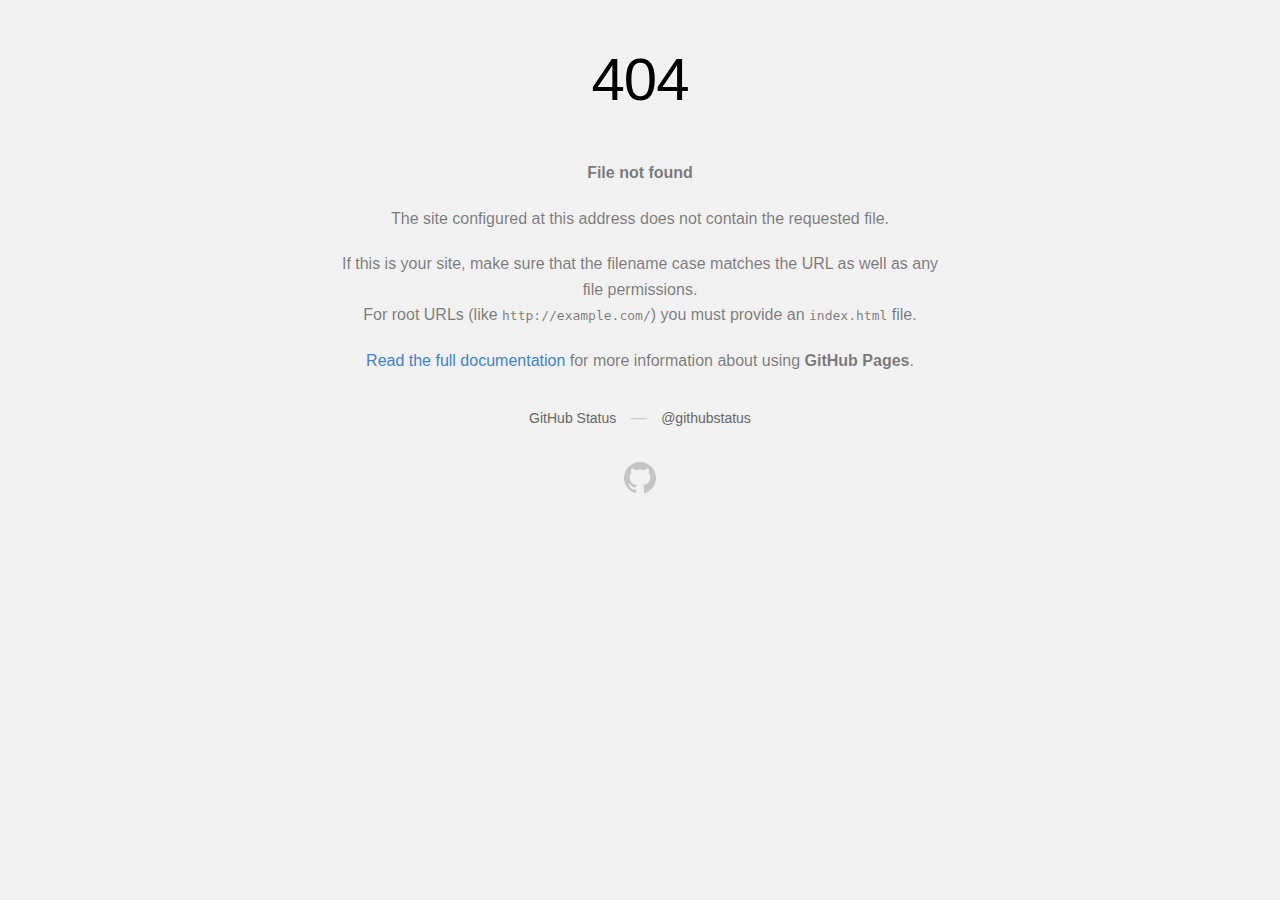
<file: single-blog.html>
<!DOCTYPE html>
<html>
  <head>
    <meta http-equiv="Content-type" content="text/html; charset=utf-8">
    <meta http-equiv="Content-Security-Policy" content="default-src 'none'; style-src 'unsafe-inline'; img-src data:; connect-src 'self'">
    <title>Page not found &middot; GitHub Pages</title>
    <style type="text/css" media="screen">
      body {
        background-color: #f1f1f1;
        margin: 0;
        font-family: "Helvetica Neue", Helvetica, Arial, sans-serif;
      }

      .container { margin: 50px auto 40px auto; width: 600px; text-align: center; }

      a { color: #4183c4; text-decoration: none; }
      a:hover { text-decoration: underline; }

      h1 { width: 800px; position:relative; left: -100px; letter-spacing: -1px; line-height: 60px; font-size: 60px; font-weight: 100; margin: 0px 0 50px 0; text-shadow: 0 1px 0 #fff; }
      p { color: rgba(0, 0, 0, 0.5); margin: 20px 0; line-height: 1.6; }

      ul { list-style: none; margin: 25px 0; padding: 0; }
      li { display: table-cell; font-weight: bold; width: 1%; }

      .logo { display: inline-block; margin-top: 35px; }
      .logo-img-2x { display: none; }
      @media
      only screen and (-webkit-min-device-pixel-ratio: 2),
      only screen and (   min--moz-device-pixel-ratio: 2),
      only screen and (     -o-min-device-pixel-ratio: 2/1),
      only screen and (        min-device-pixel-ratio: 2),
      only screen and (                min-resolution: 192dpi),
      only screen and (                min-resolution: 2dppx) {
        .logo-img-1x { display: none; }
        .logo-img-2x { display: inline-block; }
      }

      #suggestions {
        margin-top: 35px;
        color: #ccc;
      }
      #suggestions a {
        color: #666666;
        font-weight: 200;
        font-size: 14px;
        margin: 0 10px;
      }

    </style>
  </head>
  <body>

    <div class="container">

      <h1>404</h1>
      <p><strong>File not found</strong></p>

      <p>
        The site configured at this address does not
        contain the requested file.
      </p>

      <p>
        If this is your site, make sure that the filename case matches the URL
        as well as any file permissions.<br>
        For root URLs (like <code>http://example.com/</code>) you must provide an
        <code>index.html</code> file.
      </p>

      <p>
        <a href="https://help.github.com/pages/">Read the full documentation</a>
        for more information about using <strong>GitHub Pages</strong>.
      </p>

      <div id="suggestions">
        <a href="https://githubstatus.com">GitHub Status</a> &mdash;
        <a href="https://twitter.com/githubstatus">@githubstatus</a>
      </div>

      <a href="/" class="logo logo-img-1x">
        <img width="32" height="32" title="" alt="" src="[data-uri]">
      </a>

      <a href="/" class="logo logo-img-2x">
        <img width="32" height="32" title="" alt="" src="[data-uri]">
      </a>
    </div>
  </body>
</html>
</file>
<file: vendors/themify-icons/themify-icons.css>
@font-face {
	font-family: 'themify';
	src:url('fonts/themify9f24.eot?-fvbane');
	src:url('fonts/themifyd41d.eot?#iefix-fvbane') format('embedded-opentype'),
		url('fonts/themify9f24.woff?-fvbane') format('woff'),
		url('fonts/themify9f24.ttf?-fvbane') format('truetype'),
		url('fonts/themify9f24.svg?-fvbane#themify') format('svg');
	font-weight: normal;
	font-style: normal;
}

[class^="ti-"], [class*=" ti-"] {
	font-family: 'themify';
	speak: none;
	font-style: normal;
	font-weight: normal;
	font-variant: normal;
	text-transform: none;
	line-height: 1;

	/* Better Font Rendering =========== */
	-webkit-font-smoothing: antialiased;
	-moz-osx-font-smoothing: grayscale;
}

.ti-wand:before {
	content: "\e600";
}
.ti-volume:before {
	content: "\e601";
}
.ti-user:before {
	content: "\e602";
}
.ti-unlock:before {
	content: "\e603";
}
.ti-unlink:before {
	content: "\e604";
}
.ti-trash:before {
	content: "\e605";
}
.ti-thought:before {
	content: "\e606";
}
.ti-target:before {
	content: "\e607";
}
.ti-tag:before {
	content: "\e608";
}
.ti-tablet:before {
	content: "\e609";
}
.ti-star:before {
	content: "\e60a";
}
.ti-spray:before {
	content: "\e60b";
}
.ti-signal:before {
	content: "\e60c";
}
.ti-shopping-cart:before {
	content: "\e60d";
}
.ti-shopping-cart-full:before {
	content: "\e60e";
}
.ti-settings:before {
	content: "\e60f";
}
.ti-search:before {
	content: "\e610";
}
.ti-zoom-in:before {
	content: "\e611";
}
.ti-zoom-out:before {
	content: "\e612";
}
.ti-cut:before {
	content: "\e613";
}
.ti-ruler:before {
	content: "\e614";
}
.ti-ruler-pencil:before {
	content: "\e615";
}
.ti-ruler-alt:before {
	content: "\e616";
}
.ti-bookmark:before {
	content: "\e617";
}
.ti-bookmark-alt:before {
	content: "\e618";
}
.ti-reload:before {
	content: "\e619";
}
.ti-plus:before {
	content: "\e61a";
}
.ti-pin:before {
	content: "\e61b";
}
.ti-pencil:before {
	content: "\e61c";
}
.ti-pencil-alt:before {
	content: "\e61d";
}
.ti-paint-roller:before {
	content: "\e61e";
}
.ti-paint-bucket:before {
	content: "\e61f";
}
.ti-na:before {
	content: "\e620";
}
.ti-mobile:before {
	content: "\e621";
}
.ti-minus:before {
	content: "\e622";
}
.ti-medall:before {
	content: "\e623";
}
.ti-medall-alt:before {
	content: "\e624";
}
.ti-marker:before {
	content: "\e625";
}
.ti-marker-alt:before {
	content: "\e626";
}
.ti-arrow-up:before {
	content: "\e627";
}
.ti-arrow-right:before {
	content: "\e628";
}
.ti-arrow-left:before {
	content: "\e629";
}
.ti-arrow-down:before {
	content: "\e62a";
}
.ti-lock:before {
	content: "\e62b";
}
.ti-location-arrow:before {
	content: "\e62c";
}
.ti-link:before {
	content: "\e62d";
}
.ti-layout:before {
	content: "\e62e";
}
.ti-layers:before {
	content: "\e62f";
}
.ti-layers-alt:before {
	content: "\e630";
}
.ti-key:before {
	content: "\e631";
}
.ti-import:before {
	content: "\e632";
}
.ti-image:before {
	content: "\e633";
}
.ti-heart:before {
	content: "\e634";
}
.ti-heart-broken:before {
	content: "\e635";
}
.ti-hand-stop:before {
	content: "\e636";
}
.ti-hand-open:before {
	content: "\e637";
}
.ti-hand-drag:before {
	content: "\e638";
}
.ti-folder:before {
	content: "\e639";
}
.ti-flag:before {
	content: "\e63a";
}
.ti-flag-alt:before {
	content: "\e63b";
}
.ti-flag-alt-2:before {
	content: "\e63c";
}
.ti-eye:before {
	content: "\e63d";
}
.ti-export:before {
	content: "\e63e";
}
.ti-exchange-vertical:before {
	content: "\e63f";
}
.ti-desktop:before {
	content: "\e640";
}
.ti-cup:before {
	content: "\e641";
}
.ti-crown:before {
	content: "\e642";
}
.ti-comments:before {
	content: "\e643";
}
.ti-comment:before {
	content: "\e644";
}
.ti-comment-alt:before {
	content: "\e645";
}
.ti-close:before {
	content: "\e646";
}
.ti-clip:before {
	content: "\e647";
}
.ti-angle-up:before {
	content: "\e648";
}
.ti-angle-right:before {
	content: "\e649";
}
.ti-angle-left:before {
	content: "\e64a";
}
.ti-angle-down:before {
	content: "\e64b";
}
.ti-check:before {
	content: "\e64c";
}
.ti-check-box:before {
	content: "\e64d";
}
.ti-camera:before {
	content: "\e64e";
}
.ti-announcement:before {
	content: "\e64f";
}
.ti-brush:before {
	content: "\e650";
}
.ti-briefcase:before {
	content: "\e651";
}
.ti-bolt:before {
	content: "\e652";
}
.ti-bolt-alt:before {
	content: "\e653";
}
.ti-blackboard:before {
	content: "\e654";
}
.ti-bag:before {
	content: "\e655";
}
.ti-move:before {
	content: "\e656";
}
.ti-arrows-vertical:before {
	content: "\e657";
}
.ti-arrows-horizontal:before {
	content: "\e658";
}
.ti-fullscreen:before {
	content: "\e659";
}
.ti-arrow-top-right:before {
	content: "\e65a";
}
.ti-arrow-top-left:before {
	content: "\e65b";
}
.ti-arrow-circle-up:before {
	content: "\e65c";
}
.ti-arrow-circle-right:before {
	content: "\e65d";
}
.ti-arrow-circle-left:before {
	content: "\e65e";
}
.ti-arrow-circle-down:before {
	content: "\e65f";
}
.ti-angle-double-up:before {
	content: "\e660";
}
.ti-angle-double-right:before {
	content: "\e661";
}
.ti-angle-double-left:before {
	content: "\e662";
}
.ti-angle-double-down:before {
	content: "\e663";
}
.ti-zip:before {
	content: "\e664";
}
.ti-world:before {
	content: "\e665";
}
.ti-wheelchair:before {
	content: "\e666";
}
.ti-view-list:before {
	content: "\e667";
}
.ti-view-list-alt:before {
	content: "\e668";
}
.ti-view-grid:before {
	content: "\e669";
}
.ti-uppercase:before {
	content: "\e66a";
}
.ti-upload:before {
	content: "\e66b";
}
.ti-underline:before {
	content: "\e66c";
}
.ti-truck:before {
	content: "\e66d";
}
.ti-timer:before {
	content: "\e66e";
}
.ti-ticket:before {
	content: "\e66f";
}
.ti-thumb-up:before {
	content: "\e670";
}
.ti-thumb-down:before {
	content: "\e671";
}
.ti-text:before {
	content: "\e672";
}
.ti-stats-up:before {
	content: "\e673";
}
.ti-stats-down:before {
	content: "\e674";
}
.ti-split-v:before {
	content: "\e675";
}
.ti-split-h:before {
	content: "\e676";
}
.ti-smallcap:before {
	content: "\e677";
}
.ti-shine:before {
	content: "\e678";
}
.ti-shift-right:before {
	content: "\e679";
}
.ti-shift-left:before {
	content: "\e67a";
}
.ti-shield:before {
	content: "\e67b";
}
.ti-notepad:before {
	content: "\e67c";
}
.ti-server:before {
	content: "\e67d";
}
.ti-quote-right:before {
	content: "\e67e";
}
.ti-quote-left:before {
	content: "\e67f";
}
.ti-pulse:before {
	content: "\e680";
}
.ti-printer:before {
	content: "\e681";
}
.ti-power-off:before {
	content: "\e682";
}
.ti-plug:before {
	content: "\e683";
}
.ti-pie-chart:before {
	content: "\e684";
}
.ti-paragraph:before {
	content: "\e685";
}
.ti-panel:before {
	content: "\e686";
}
.ti-package:before {
	content: "\e687";
}
.ti-music:before {
	content: "\e688";
}
.ti-music-alt:before {
	content: "\e689";
}
.ti-mouse:before {
	content: "\e68a";
}
.ti-mouse-alt:before {
	content: "\e68b";
}
.ti-money:before {
	content: "\e68c";
}
.ti-microphone:before {
	content: "\e68d";
}
.ti-menu:before {
	content: "\e68e";
}
.ti-menu-alt:before {
	content: "\e68f";
}
.ti-map:before {
	content: "\e690";
}
.ti-map-alt:before {
	content: "\e691";
}
.ti-loop:before {
	content: "\e692";
}
.ti-location-pin:before {
	content: "\e693";
}
.ti-list:before {
	content: "\e694";
}
.ti-light-bulb:before {
	content: "\e695";
}
.ti-Italic:before {
	content: "\e696";
}
.ti-info:before {
	content: "\e697";
}
.ti-infinite:before {
	content: "\e698";
}
.ti-id-badge:before {
	content: "\e699";
}
.ti-hummer:before {
	content: "\e69a";
}
.ti-home:before {
	content: "\e69b";
}
.ti-help:before {
	content: "\e69c";
}
.ti-headphone:before {
	content: "\e69d";
}
.ti-harddrives:before {
	content: "\e69e";
}
.ti-harddrive:before {
	content: "\e69f";
}
.ti-gift:before {
	content: "\e6a0";
}
.ti-game:before {
	content: "\e6a1";
}
.ti-filter:before {
	content: "\e6a2";
}
.ti-files:before {
	content: "\e6a3";
}
.ti-file:before {
	content: "\e6a4";
}
.ti-eraser:before {
	content: "\e6a5";
}
.ti-envelope:before {
	content: "\e6a6";
}
.ti-download:before {
	content: "\e6a7";
}
.ti-direction:before {
	content: "\e6a8";
}
.ti-direction-alt:before {
	content: "\e6a9";
}
.ti-dashboard:before {
	content: "\e6aa";
}
.ti-control-stop:before {
	content: "\e6ab";
}
.ti-control-shuffle:before {
	content: "\e6ac";
}
.ti-control-play:before {
	content: "\e6ad";
}
.ti-control-pause:before {
	content: "\e6ae";
}
.ti-control-forward:before {
	content: "\e6af";
}
.ti-control-backward:before {
	content: "\e6b0";
}
.ti-cloud:before {
	content: "\e6b1";
}
.ti-cloud-up:before {
	content: "\e6b2";
}
.ti-cloud-down:before {
	content: "\e6b3";
}
.ti-clipboard:before {
	content: "\e6b4";
}
.ti-car:before {
	content: "\e6b5";
}
.ti-calendar:before {
	content: "\e6b6";
}
.ti-book:before {
	content: "\e6b7";
}
.ti-bell:before {
	content: "\e6b8";
}
.ti-basketball:before {
	content: "\e6b9";
}
.ti-bar-chart:before {
	content: "\e6ba";
}
.ti-bar-chart-alt:before {
	content: "\e6bb";
}
.ti-back-right:before {
	content: "\e6bc";
}
.ti-back-left:before {
	content: "\e6bd";
}
.ti-arrows-corner:before {
	content: "\e6be";
}
.ti-archive:before {
	content: "\e6bf";
}
.ti-anchor:before {
	content: "\e6c0";
}
.ti-align-right:before {
	content: "\e6c1";
}
.ti-align-left:before {
	content: "\e6c2";
}
.ti-align-justify:before {
	content: "\e6c3";
}
.ti-align-center:before {
	content: "\e6c4";
}
.ti-alert:before {
	content: "\e6c5";
}
.ti-alarm-clock:before {
	content: "\e6c6";
}
.ti-agenda:before {
	content: "\e6c7";
}
.ti-write:before {
	content: "\e6c8";
}
.ti-window:before {
	content: "\e6c9";
}
.ti-widgetized:before {
	content: "\e6ca";
}
.ti-widget:before {
	content: "\e6cb";
}
.ti-widget-alt:before {
	content: "\e6cc";
}
.ti-wallet:before {
	content: "\e6cd";
}
.ti-video-clapper:before {
	content: "\e6ce";
}
.ti-video-camera:before {
	content: "\e6cf";
}
.ti-vector:before {
	content: "\e6d0";
}
.ti-themify-logo:before {
	content: "\e6d1";
}
.ti-themify-favicon:before {
	content: "\e6d2";
}
.ti-themify-favicon-alt:before {
	content: "\e6d3";
}
.ti-support:before {
	content: "\e6d4";
}
.ti-stamp:before {
	content: "\e6d5";
}
.ti-split-v-alt:before {
	content: "\e6d6";
}
.ti-slice:before {
	content: "\e6d7";
}
.ti-shortcode:before {
	content: "\e6d8";
}
.ti-shift-right-alt:before {
	content: "\e6d9";
}
.ti-shift-left-alt:before {
	content: "\e6da";
}
.ti-ruler-alt-2:before {
	content: "\e6db";
}
.ti-receipt:before {
	content: "\e6dc";
}
.ti-pin2:before {
	content: "\e6dd";
}
.ti-pin-alt:before {
	content: "\e6de";
}
.ti-pencil-alt2:before {
	content: "\e6df";
}
.ti-palette:before {
	content: "\e6e0";
}
.ti-more:before {
	content: "\e6e1";
}
.ti-more-alt:before {
	content: "\e6e2";
}
.ti-microphone-alt:before {
	content: "\e6e3";
}
.ti-magnet:before {
	content: "\e6e4";
}
.ti-line-double:before {
	content: "\e6e5";
}
.ti-line-dotted:before {
	content: "\e6e6";
}
.ti-line-dashed:before {
	content: "\e6e7";
}
.ti-layout-width-full:before {
	content: "\e6e8";
}
.ti-layout-width-default:before {
	content: "\e6e9";
}
.ti-layout-width-default-alt:before {
	content: "\e6ea";
}
.ti-layout-tab:before {
	content: "\e6eb";
}
.ti-layout-tab-window:before {
	content: "\e6ec";
}
.ti-layout-tab-v:before {
	content: "\e6ed";
}
.ti-layout-tab-min:before {
	content: "\e6ee";
}
.ti-layout-slider:before {
	content: "\e6ef";
}
.ti-layout-slider-alt:before {
	content: "\e6f0";
}
.ti-layout-sidebar-right:before {
	content: "\e6f1";
}
.ti-layout-sidebar-none:before {
	content: "\e6f2";
}
.ti-layout-sidebar-left:before {
	content: "\e6f3";
}
.ti-layout-placeholder:before {
	content: "\e6f4";
}
.ti-layout-menu:before {
	content: "\e6f5";
}
.ti-layout-menu-v:before {
	content: "\e6f6";
}
.ti-layout-menu-separated:before {
	content: "\e6f7";
}
.ti-layout-menu-full:before {
	content: "\e6f8";
}
.ti-layout-media-right-alt:before {
	content: "\e6f9";
}
.ti-layout-media-right:before {
	content: "\e6fa";
}
.ti-layout-media-overlay:before {
	content: "\e6fb";
}
.ti-layout-media-overlay-alt:before {
	content: "\e6fc";
}
.ti-layout-media-overlay-alt-2:before {
	content: "\e6fd";
}
.ti-layout-media-left-alt:before {
	content: "\e6fe";
}
.ti-layout-media-left:before {
	content: "\e6ff";
}
.ti-layout-media-center-alt:before {
	content: "\e700";
}
.ti-layout-media-center:before {
	content: "\e701";
}
.ti-layout-list-thumb:before {
	content: "\e702";
}
.ti-layout-list-thumb-alt:before {
	content: "\e703";
}
.ti-layout-list-post:before {
	content: "\e704";
}
.ti-layout-list-large-image:before {
	content: "\e705";
}
.ti-layout-line-solid:before {
	content: "\e706";
}
.ti-layout-grid4:before {
	content: "\e707";
}
.ti-layout-grid3:before {
	content: "\e708";
}
.ti-layout-grid2:before {
	content: "\e709";
}
.ti-layout-grid2-thumb:before {
	content: "\e70a";
}
.ti-layout-cta-right:before {
	content: "\e70b";
}
.ti-layout-cta-left:before {
	content: "\e70c";
}
.ti-layout-cta-center:before {
	content: "\e70d";
}
.ti-layout-cta-btn-right:before {
	content: "\e70e";
}
.ti-layout-cta-btn-left:before {
	content: "\e70f";
}
.ti-layout-column4:before {
	content: "\e710";
}
.ti-layout-column3:before {
	content: "\e711";
}
.ti-layout-column2:before {
	content: "\e712";
}
.ti-layout-accordion-separated:before {
	content: "\e713";
}
.ti-layout-accordion-merged:before {
	content: "\e714";
}
.ti-layout-accordion-list:before {
	content: "\e715";
}
.ti-ink-pen:before {
	content: "\e716";
}
.ti-info-alt:before {
	content: "\e717";
}
.ti-help-alt:before {
	content: "\e718";
}
.ti-headphone-alt:before {
	content: "\e719";
}
.ti-hand-point-up:before {
	content: "\e71a";
}
.ti-hand-point-right:before {
	content: "\e71b";
}
.ti-hand-point-left:before {
	content: "\e71c";
}
.ti-hand-point-down:before {
	content: "\e71d";
}
.ti-gallery:before {
	content: "\e71e";
}
.ti-face-smile:before {
	content: "\e71f";
}
.ti-face-sad:before {
	content: "\e720";
}
.ti-credit-card:before {
	content: "\e721";
}
.ti-control-skip-forward:before {
	content: "\e722";
}
.ti-control-skip-backward:before {
	content: "\e723";
}
.ti-control-record:before {
	content: "\e724";
}
.ti-control-eject:before {
	content: "\e725";
}
.ti-comments-smiley:before {
	content: "\e726";
}
.ti-brush-alt:before {
	content: "\e727";
}
.ti-youtube:before {
	content: "\e728";
}
.ti-vimeo:before {
	content: "\e729";
}
.ti-twitter:before {
	content: "\e72a";
}
.ti-time:before {
	content: "\e72b";
}
.ti-tumblr:before {
	content: "\e72c";
}
.ti-skype:before {
	content: "\e72d";
}
.ti-share:before {
	content: "\e72e";
}
.ti-share-alt:before {
	content: "\e72f";
}
.ti-rocket:before {
	content: "\e730";
}
.ti-pinterest:before {
	content: "\e731";
}
.ti-new-window:before {
	content: "\e732";
}
.ti-microsoft:before {
	content: "\e733";
}
.ti-list-ol:before {
	content: "\e734";
}
.ti-linkedin:before {
	content: "\e735";
}
.ti-layout-sidebar-2:before {
	content: "\e736";
}
.ti-layout-grid4-alt:before {
	content: "\e737";
}
.ti-layout-grid3-alt:before {
	content: "\e738";
}
.ti-layout-grid2-alt:before {
	content: "\e739";
}
.ti-layout-column4-alt:before {
	content: "\e73a";
}
.ti-layout-column3-alt:before {
	content: "\e73b";
}
.ti-layout-column2-alt:before {
	content: "\e73c";
}
.ti-instagram:before {
	content: "\e73d";
}
.ti-google:before {
	content: "\e73e";
}
.ti-github:before {
	content: "\e73f";
}
.ti-flickr:before {
	content: "\e740";
}
.ti-facebook:before {
	content: "\e741";
}
.ti-dropbox:before {
	content: "\e742";
}
.ti-dribbble:before {
	content: "\e743";
}
.ti-apple:before {
	content: "\e744";
}
.ti-android:before {
	content: "\e745";
}
.ti-save:before {
	content: "\e746";
}
.ti-save-alt:before {
	content: "\e747";
}
.ti-yahoo:before {
	content: "\e748";
}
.ti-wordpress:before {
	content: "\e749";
}
.ti-vimeo-alt:before {
	content: "\e74a";
}
.ti-twitter-alt:before {
	content: "\e74b";
}
.ti-tumblr-alt:before {
	content: "\e74c";
}
.ti-trello:before {
	content: "\e74d";
}
.ti-stack-overflow:before {
	content: "\e74e";
}
.ti-soundcloud:before {
	content: "\e74f";
}
.ti-sharethis:before {
	content: "\e750";
}
.ti-sharethis-alt:before {
	content: "\e751";
}
.ti-reddit:before {
	content: "\e752";
}
.ti-pinterest-alt:before {
	content: "\e753";
}
.ti-microsoft-alt:before {
	content: "\e754";
}
.ti-linux:before {
	content: "\e755";
}
.ti-jsfiddle:before {
	content: "\e756";
}
.ti-joomla:before {
	content: "\e757";
}
.ti-html5:before {
	content: "\e758";
}
.ti-flickr-alt:before {
	content: "\e759";
}
.ti-email:before {
	content: "\e75a";
}
.ti-drupal:before {
	content: "\e75b";
}
.ti-dropbox-alt:before {
	content: "\e75c";
}
.ti-css3:before {
	content: "\e75d";
}
.ti-rss:before {
	content: "\e75e";
}
.ti-rss-alt:before {
	content: "\e75f";
}
</file>
<file: vendors/linericon/style.css>
@font-face {
	font-family: 'Linearicons-Free';
	src:url('fonts/Linearicons-Free54e9.eot?w118d');
	src:url('fonts/Linearicons-Freed41d.eot?#iefixw118d') format('embedded-opentype'),
		url('fonts/Linearicons-Free54e9.woff2?w118d') format('woff2'),
		url('fonts/Linearicons-Free54e9.woff?w118d') format('woff'),
		url('fonts/Linearicons-Free54e9.ttf?w118d') format('truetype'),
		url('fonts/Linearicons-Free54e9.svg?w118d#Linearicons-Free') format('svg');
	font-weight: normal;
	font-style: normal;
}

.lnr {
	font-family: 'Linearicons-Free';
	speak: none;
	font-style: normal;
	font-weight: normal;
	font-variant: normal;
	text-transform: none;
	line-height: 1;

	/* Better Font Rendering =========== */
	-webkit-font-smoothing: antialiased;
	-moz-osx-font-smoothing: grayscale;
}

.lnr-home:before {
	content: "\e800";
}
.lnr-apartment:before {
	content: "\e801";
}
.lnr-pencil:before {
	content: "\e802";
}
.lnr-magic-wand:before {
	content: "\e803";
}
.lnr-drop:before {
	content: "\e804";
}
.lnr-lighter:before {
	content: "\e805";
}
.lnr-poop:before {
	content: "\e806";
}
.lnr-sun:before {
	content: "\e807";
}
.lnr-moon:before {
	content: "\e808";
}
.lnr-cloud:before {
	content: "\e809";
}
.lnr-cloud-upload:before {
	content: "\e80a";
}
.lnr-cloud-download:before {
	content: "\e80b";
}
.lnr-cloud-sync:before {
	content: "\e80c";
}
.lnr-cloud-check:before {
	content: "\e80d";
}
.lnr-database:before {
	content: "\e80e";
}
.lnr-lock:before {
	content: "\e80f";
}
.lnr-cog:before {
	content: "\e810";
}
.lnr-trash:before {
	content: "\e811";
}
.lnr-dice:before {
	content: "\e812";
}
.lnr-heart:before {
	content: "\e813";
}
.lnr-star:before {
	content: "\e814";
}
.lnr-star-half:before {
	content: "\e815";
}
.lnr-star-empty:before {
	content: "\e816";
}
.lnr-flag:before {
	content: "\e817";
}
.lnr-envelope:before {
	content: "\e818";
}
.lnr-paperclip:before {
	content: "\e819";
}
.lnr-inbox:before {
	content: "\e81a";
}
.lnr-eye:before {
	content: "\e81b";
}
.lnr-printer:before {
	content: "\e81c";
}
.lnr-file-empty:before {
	content: "\e81d";
}
.lnr-file-add:before {
	content: "\e81e";
}
.lnr-enter:before {
	content: "\e81f";
}
.lnr-exit:before {
	content: "\e820";
}
.lnr-graduation-hat:before {
	content: "\e821";
}
.lnr-license:before {
	content: "\e822";
}
.lnr-music-note:before {
	content: "\e823";
}
.lnr-film-play:before {
	content: "\e824";
}
.lnr-camera-video:before {
	content: "\e825";
}
.lnr-camera:before {
	content: "\e826";
}
.lnr-picture:before {
	content: "\e827";
}
.lnr-book:before {
	content: "\e828";
}
.lnr-bookmark:before {
	content: "\e829";
}
.lnr-user:before {
	content: "\e82a";
}
.lnr-users:before {
	content: "\e82b";
}
.lnr-shirt:before {
	content: "\e82c";
}
.lnr-store:before {
	content: "\e82d";
}
.lnr-cart:before {
	content: "\e82e";
}
.lnr-tag:before {
	content: "\e82f";
}
.lnr-phone-handset:before {
	content: "\e830";
}
.lnr-phone:before {
	content: "\e831";
}
.lnr-pushpin:before {
	content: "\e832";
}
.lnr-map-marker:before {
	content: "\e833";
}
.lnr-map:before {
	content: "\e834";
}
.lnr-location:before {
	content: "\e835";
}
.lnr-calendar-full:before {
	content: "\e836";
}
.lnr-keyboard:before {
	content: "\e837";
}
.lnr-spell-check:before {
	content: "\e838";
}
.lnr-screen:before {
	content: "\e839";
}
.lnr-smartphone:before {
	content: "\e83a";
}
.lnr-tablet:before {
	content: "\e83b";
}
.lnr-laptop:before {
	content: "\e83c";
}
.lnr-laptop-phone:before {
	content: "\e83d";
}
.lnr-power-switch:before {
	content: "\e83e";
}
.lnr-bubble:before {
	content: "\e83f";
}
.lnr-heart-pulse:before {
	content: "\e840";
}
.lnr-construction:before {
	content: "\e841";
}
.lnr-pie-chart:before {
	content: "\e842";
}
.lnr-chart-bars:before {
	content: "\e843";
}
.lnr-gift:before {
	content: "\e844";
}
.lnr-diamond:before {
	content: "\e845";
}
.lnr-linearicons:before {
	content: "\e846";
}
.lnr-dinner:before {
	content: "\e847";
}
.lnr-coffee-cup:before {
	content: "\e848";
}
.lnr-leaf:before {
	content: "\e849";
}
.lnr-paw:before {
	content: "\e84a";
}
.lnr-rocket:before {
	content: "\e84b";
}
.lnr-briefcase:before {
	content: "\e84c";
}
.lnr-bus:before {
	content: "\e84d";
}
.lnr-car:before {
	content: "\e84e";
}
.lnr-train:before {
	content: "\e84f";
}
.lnr-bicycle:before {
	content: "\e850";
}
.lnr-wheelchair:before {
	content: "\e851";
}
.lnr-select:before {
	content: "\e852";
}
.lnr-earth:before {
	content: "\e853";
}
.lnr-smile:before {
	content: "\e854";
}
.lnr-sad:before {
	content: "\e855";
}
.lnr-neutral:before {
	content: "\e856";
}
.lnr-mustache:before {
	content: "\e857";
}
.lnr-alarm:before {
	content: "\e858";
}
.lnr-bullhorn:before {
	content: "\e859";
}
.lnr-volume-high:before {
	content: "\e85a";
}
.lnr-volume-medium:before {
	content: "\e85b";
}
.lnr-volume-low:before {
	content: "\e85c";
}
.lnr-volume:before {
	content: "\e85d";
}
.lnr-mic:before {
	content: "\e85e";
}
.lnr-hourglass:before {
	content: "\e85f";
}
.lnr-undo:before {
	content: "\e860";
}
.lnr-redo:before {
	content: "\e861";
}
.lnr-sync:before {
	content: "\e862";
}
.lnr-history:before {
	content: "\e863";
}
.lnr-clock:before {
	content: "\e864";
}
.lnr-download:before {
	content: "\e865";
}
.lnr-upload:before {
	content: "\e866";
}
.lnr-enter-down:before {
	content: "\e867";
}
.lnr-exit-up:before {
	content: "\e868";
}
.lnr-bug:before {
	content: "\e869";
}
.lnr-code:before {
	content: "\e86a";
}
.lnr-link:before {
	content: "\e86b";
}
.lnr-unlink:before {
	content: "\e86c";
}
.lnr-thumbs-up:before {
	content: "\e86d";
}
.lnr-thumbs-down:before {
	content: "\e86e";
}
.lnr-magnifier:before {
	content: "\e86f";
}
.lnr-cross:before {
	content: "\e870";
}
.lnr-menu:before {
	content: "\e871";
}
.lnr-list:before {
	content: "\e872";
}
.lnr-chevron-up:before {
	content: "\e873";
}
.lnr-chevron-down:before {
	content: "\e874";
}
.lnr-chevron-left:before {
	content: "\e875";
}
.lnr-chevron-right:before {
	content: "\e876";
}
.lnr-arrow-up:before {
	content: "\e877";
}
.lnr-arrow-down:before {
	content: "\e878";
}
.lnr-arrow-left:before {
	content: "\e879";
}
.lnr-arrow-right:before {
	content: "\e87a";
}
.lnr-move:before {
	content: "\e87b";
}
.lnr-warning:before {
	content: "\e87c";
}
.lnr-question-circle:before {
	content: "\e87d";
}
.lnr-menu-circle:before {
	content: "\e87e";
}
.lnr-checkmark-circle:before {
	content: "\e87f";
}
.lnr-cross-circle:before {
	content: "\e880";
}
.lnr-plus-circle:before {
	content: "\e881";
}
.lnr-circle-minus:before {
	content: "\e882";
}
.lnr-arrow-up-circle:before {
	content: "\e883";
}
.lnr-arrow-down-circle:before {
	content: "\e884";
}
.lnr-arrow-left-circle:before {
	content: "\e885";
}
.lnr-arrow-right-circle:before {
	content: "\e886";
}
.lnr-chevron-up-circle:before {
	content: "\e887";
}
.lnr-chevron-down-circle:before {
	content: "\e888";
}
.lnr-chevron-left-circle:before {
	content: "\e889";
}
.lnr-chevron-right-circle:before {
	content: "\e88a";
}
.lnr-crop:before {
	content: "\e88b";
}
.lnr-frame-expand:before {
	content: "\e88c";
}
.lnr-frame-contract:before {
	content: "\e88d";
}
.lnr-layers:before {
	content: "\e88e";
}
.lnr-funnel:before {
	content: "\e88f";
}
.lnr-text-format:before {
	content: "\e890";
}
.lnr-text-format-remove:before {
	content: "\e891";
}
.lnr-text-size:before {
	content: "\e892";
}
.lnr-bold:before {
	content: "\e893";
}
.lnr-italic:before {
	content: "\e894";
}
.lnr-underline:before {
	content: "\e895";
}
.lnr-strikethrough:before {
	content: "\e896";
}
.lnr-highlight:before {
	content: "\e897";
}
.lnr-text-align-left:before {
	content: "\e898";
}
.lnr-text-align-center:before {
	content: "\e899";
}
.lnr-text-align-right:before {
	content: "\e89a";
}
.lnr-text-align-justify:before {
	content: "\e89b";
}
.lnr-line-spacing:before {
	content: "\e89c";
}
.lnr-indent-increase:before {
	content: "\e89d";
}
.lnr-indent-decrease:before {
	content: "\e89e";
}
.lnr-pilcrow:before {
	content: "\e89f";
}
.lnr-direction-ltr:before {
	content: "\e8a0";
}
.lnr-direction-rtl:before {
	content: "\e8a1";
}
.lnr-page-break:before {
	content: "\e8a2";
}
.lnr-sort-alpha-asc:before {
	content: "\e8a3";
}
.lnr-sort-amount-asc:before {
	content: "\e8a4";
}
.lnr-hand:before {
	content: "\e8a5";
}
.lnr-pointer-up:before {
	content: "\e8a6";
}
.lnr-pointer-right:before {
	content: "\e8a7";
}
.lnr-pointer-down:before {
	content: "\e8a8";
}
.lnr-pointer-left:before {
	content: "\e8a9";
}
</file>
<file: css/style.css>
@import url("https://fonts.googleapis.com/css?family=Rajdhani:400,600,700");@import url("https://fonts.googleapis.com/css?family=Roboto:400,500,700");body{color:#797979;font-family:"Roboto",sans-serif;font-size:15px;font-weight:400;line-height:1.667}ul{list-style-type:none;margin:0;padding:0}a:hover{text-decoration:none}button{cursor:pointer}button:focus{outline:0;box-shadow:none}h1,h2,h3,h4,h5,h6{font-family:"Rajdhani",sans-serif;color:#3a414e;line-height:1.25}h1,.h1{font-size:30px;font-weight:700;line-height:1.2}@media (min-width: 600px){h1,.h1{font-size:50px}}h2,.h2{font-size:28px;font-weight:700}@media (min-width: 1000px){h2,.h2{font-size:36px}}h3,.h3{font-size:20px;font-weight:600}@media (min-width: 1000px){h3,.h3{font-size:22px}}.pb-85px{padding-bottom:45px}@media (min-width: 1000px){.pb-85px{padding-bottom:85px}}.section-margin{margin:60px 0}@media (min-width: 1000px){.section-margin{margin:100px 0}}@media (min-width: 1200px){.section-margin{margin:135px 0}}.section-margin--medium{margin:40px 0}@media (min-width: 800px){.section-margin--medium{margin:80px 0}}@media (min-width: 1200px){.section-margin--medium{margin:120px 0}}.section-padding{padding:60px 0}@media (min-width: 1000px){.section-padding{padding:100px 0}}@media (min-width: 1200px){.section-padding{padding:135px 0}}.section-padding--small{padding:60px 0}@media (min-width: 1000px){.section-padding--small{padding:100px 0}}.bg-magnolia{background:#faf9ff}.header_area{position:absolute;top:0;width:100%;z-index:99;transition:background 0.4s, all 0.3s linear}.header_area .navbar-right{min-width:200px;text-align:right}@media (max-width: 991px){.header_area .navbar-right{margin:20px 0}}.header_area .navbar-brand{margin-right:30px}.header_area .navbar-social{min-width:95px;float:right}.header_area .navbar-social li{margin-right:12px}.header_area .navbar-social li i,.header_area .navbar-social li span{font-size:13px;color:#242429}.header_area .navbar-social li:last-child{margin-right:0}.header_area .navbar-social li a:hover i,.header_area .navbar-social li span{color:#21146a}.header_area .menu_nav{width:100%}.header_area .navbar{background:transparent;padding:5px 0;border:0px;border-radius:0px;width:100%}@media (min-width: 991px){.header_area .navbar{padding:20px 0}}.header_area .navbar .nav .nav-item{margin-right:30px}.header_area .navbar .nav .nav-item .nav-link{font-family:"Roboto",sans-serif;color:#fff;font-size:14px;text-transform:capitalize;font-weight:700;display:inline-block}.header_area .navbar .nav .nav-item .nav-link:after{display:none}.header_area .navbar .nav .nav-item:hover .nav-link,.header_area .navbar .nav .nav-item.active .nav-link{color:#fff;opacity:.75}.header_area .navbar .nav .nav-item.submenu{position:relative}.header_area .navbar .nav .nav-item.submenu ul{border:none;padding:0px;border-radius:0px;box-shadow:none;margin:0px;background:#fff}@media (min-width: 992px){.header_area .navbar .nav .nav-item.submenu ul{position:absolute;top:120%;left:0px;min-width:200px;text-align:left;opacity:0;transition:all 300ms ease-in;visibility:hidden;display:block;border:none;padding:0px;border-radius:0px;box-shadow:0px 10px 30px 0px rgba(0,0,0,0.4)}}.header_area .navbar .nav .nav-item.submenu ul:before{content:"";width:0;height:0;border-style:solid;border-width:10px 10px 0 10px;border-color:#eeeeee transparent transparent transparent;position:absolute;right:24px;top:45px;z-index:3;opacity:0;transition:all 400ms linear}.header_area .navbar .nav .nav-item.submenu ul .nav-item{display:block;float:none;margin-right:0px;border-bottom:1px solid #ededed;margin-left:0px;transition:all 0.4s linear}.header_area .navbar .nav .nav-item.submenu ul .nav-item .nav-link{line-height:45px;color:#21146a !important;padding:0px 30px;transition:all 150ms linear;display:block;margin-right:0px}.header_area .navbar .nav .nav-item.submenu ul .nav-item:last-child{border-bottom:none}.header_area .navbar .nav .nav-item.submenu ul .nav-item:hover .nav-link{background-color:#21146a;color:#fff !important}@media (min-width: 992px){.header_area .navbar .nav .nav-item.submenu:hover ul{visibility:visible;opacity:1;top:100%}}.header_area .navbar .nav .nav-item.submenu:hover ul .nav-item{margin-top:0px}.header_area .navbar .nav .nav-item:last-child{margin-right:0px}.header_area .navbar .search{font-size:12px;line-height:60px;display:inline-block;margin-left:80px}.header_area .navbar .search i{font-weight:600}.header_area.navbar_fixed .main_menu{position:fixed;width:100%;top:-70px;left:0;right:0;background:#412fb3;z-index:99;transform:translateY(70px);transition:transform 500ms ease, background 500ms ease;-webkit-transition:transform 500ms ease, background 500ms ease;box-shadow:0px 3px 16px 0px rgba(0,0,0,0.1)}.header_area.navbar_fixed .main_menu .navbar .nav .nav-item .nav-link{line-height:20px}@media (min-width: 992px){.header_area.white_menu .navbar .navbar-brand img{display:none}.header_area.white_menu .navbar .navbar-brand img+img{display:inline-block}}@media (max-width: 991px){.header_area.white_menu .navbar .navbar-brand img{display:inline-block}.header_area.white_menu .navbar .navbar-brand img+img{display:none}}.header_area.white_menu .navbar .nav .nav-item .nav-link{color:#fff}.header_area.white_menu.navbar_fixed .main_menu .navbar .navbar-brand img{display:inline-block}.header_area.white_menu.navbar_fixed .main_menu .navbar .navbar-brand img+img{display:none}.header_area.white_menu.navbar_fixed .main_menu .navbar .nav .nav-item .nav-link{line-height:70px}.top_menu{background:#ec9d5f}.top_menu .float-left a{line-height:40px;display:inline-block;color:#fff;text-transform:uppercase;font-size:12px;margin-right:50px;-webkit-transition:all 0.3s ease 0s;-moz-transition:all 0.3s ease 0s;-o-transition:all 0.3s ease 0s;transition:all 0.3s ease 0s}.top_menu .float-left a:last-child{margin-right:0px}.top_menu .float-right .pur_btn{color:#fff;line-height:40px;display:block;padding:0px 40px;font-weight:500;font-size:12px}@media (max-width: 1619px){.header_area .navbar .search{margin-left:40px}}@media (max-width: 1199px){.header_area .navbar .nav .nav-item{margin-right:28px}.home_banner_area .banner_inner{padding:100px 0px}.header_area .navbar .tickets_btn{margin-left:40px}.home_banner_area .banner_inner .banner_content h2 br{display:none;font-size:36px}.home_banner_area .banner_inner .banner_content h2{font-size:36px;line-height:45px}}@media (max-width: 991px){.navbar-toggler{border:none;border-radius:0px;padding:0px;cursor:pointer;margin-top:27px;margin-bottom:23px}.header_area .navbar{background:#412fb3}.navbar-toggler[aria-expanded="false"] span:nth-child(2){opacity:1}.navbar-toggler[aria-expanded="true"] span:nth-child(2){opacity:0}.navbar-toggler[aria-expanded="true"] span:first-child{transform:rotate(-45deg);position:relative;top:7.5px}.navbar-toggler[aria-expanded="true"] span:last-child{transform:rotate(45deg);bottom:6px;position:relative}.navbar-toggler span{display:block;width:25px;height:3px;background:#fff;margin:auto;margin-bottom:4px;transition:all 400ms linear;cursor:pointer}.navbar .container{padding-left:15px;padding-right:15px}.nav{padding:0px 0px}.header_area+section,.header_area+row,.header_area+div{margin-top:117px}.header_top .nav{padding:0px}.header_area .navbar .nav .nav-item .nav-link{line-height:30px;margin-right:0px;display:block;border-bottom:1px solid #ededed33;border-radius:0px}.header_area .navbar .search{margin-left:0px}.header_area .navbar-collapse{max-height:340px;overflow-y:scroll}.header_area .navbar .nav .nav-item.submenu ul .nav-item .nav-link{padding:0px 15px}.header_area .navbar .nav .nav-item{margin-right:0px}.header_area+section,.header_area+row,.header_area+div{margin-top:41px}.home_banner_area .banner_inner .banner_content .banner_map_img{display:none}.header_area.navbar_fixed .main_menu .navbar .nav .nav-item .nav-link{line-height:40px}.header_area.white_menu.navbar_fixed .main_menu .navbar .nav .nav-item .nav-link{line-height:40px}.header_area.white_menu .navbar .nav .nav-item .nav-link{color:#222}.categories_post img{width:100%}.categories_post{max-width:360px;margin:0 auto}.blog_categorie_area .col-lg-4{margin-top:30px}.blog_area{padding-bottom:80px}.single-post-area .blog_right_sidebar{margin-top:30px}.contact_info{margin-bottom:50px}.home_banner_area .donation_inner{margin-bottom:-30px}.home_banner_area .dontation_item{max-width:350px;margin:auto}.footer_area .col-sm-6{margin-bottom:30px}.footer_area .footer_inner{margin-bottom:-30px}.news_widget{padding-left:0px}.home_banner_area .banner_inner .home_left_img{display:none}.header_area .navbar .tickets_btn{display:none}.home_banner_area .banner_inner{padding:70px 0px 100px 0px}.left_side_text{margin-bottom:50px}.price_item{max-width:360px;margin:0px auto 30px}.price_inner{margin-bottom:-30px}}@media (max-width: 767px){.home_banner_area{min-height:500px}.home_banner_area .banner_inner{min-height:500px}.home_banner_area .banner_inner .banner_content{margin-top:0px}.blog_banner .banner_inner .blog_b_text h2{font-size:40px;line-height:50px}.blog_info.text-right{text-align:left !important;margin-bottom:10px}.home_banner_area .banner_inner .banner_content h3{font-size:30px}.home_banner_area .banner_inner .banner_content p br{display:none}.home_banner_area .banner_inner .banner_content h3 span{line-height:45px;padding-bottom:0px;padding-top:0px}.footer-bottom{text-align:center}.footer-bottom .footer-social{text-align:center;margin-top:15px}.made_life_inner .nav.nav-tabs li{flex:0 0 50%;max-width:50%;margin-bottom:15px}.made_life_inner .nav.nav-tabs{margin-bottom:-15px}.made_life_area.made_white .left_side_text{margin-bottom:0px;margin-top:30px}}@media (max-width: 575px){.top_menu{display:none}.header_area+section,.header_area+row,.header_area+div{margin-top:51px}.home_banner_area .banner_inner .banner_content h2{font-size:28px;line-height:38px}.home_banner_area{min-height:450px}.home_banner_area .banner_inner{min-height:450px}.blog_banner .banner_inner .blog_b_text{margin-top:0px}.home_banner_area .banner_inner .banner_content img{display:none}.home_banner_area .banner_inner .banner_content h5{margin-top:0px}.p_120{padding-top:70px;padding-bottom:70px}.main_title h2{font-size:25px}.sample-text-area{padding:70px 0 70px 0}.generic-blockquote{padding:30px 15px 30px 30px}.blog_details h2{font-size:20px;line-height:30px}.blog_banner .banner_inner .blog_b_text h2{font-size:28px;line-height:38px}.footer-area{padding:70px 0px}.pad_top{padding-top:70px}.pad_btm{padding-bottom:70px}}@media (max-width: 480px){.header_area .navbar-collapse{max-height:250px}.home_banner_area .banner_inner .banner_content{padding:30px 15px;margin-top:0px}.banner_content .white_btn{display:block}.home_banner_area .banner_inner .banner_content h3{font-size:24px}.banner_area .banner_inner .banner_content h2{font-size:32px}.comments-area .thumb{margin-right:10px}.testi_item .media .d-flex{padding-right:0px}.testi_item .media .d-flex img{width:auto;margin-bottom:15px}.testi_item .media{display:block}.banner_btn{margin-bottom:20px}}.hero-banner{position:relative;background:#22195b;background-size:cover;padding:90px 0 60px 0;z-index:1}@media (min-width: 600px){.hero-banner{padding:150px 0 120px 0}}@media (min-width: 991px){.hero-banner{padding:175px 0 160px 0}}@media (min-width: 1200px){.hero-banner{padding:265px 0 275px 0}}.hero-banner__img{position:relative}@media (min-width: 1200px){.hero-banner__img img{position:absolute;top:0;left:-110px}}.hero-banner__content h1{color:#fff;margin-bottom:22px}.hero-banner__content p{color:#fff;margin-bottom:45px}.hero-banner::after{content:"";display:block;position:absolute;top:0;left:0;width:100%;height:60%;background:url(../img/banner/banner-bg.png) left center no-repeat;background-size:cover;z-index:-1}.hero-banner--sm{padding:0;height:300px}.hero-banner--sm::after{height:100%}@media (min-width: 1000px){.hero-banner--sm{height:500px}}.hero-banner--sm__content{position:absolute;top:50%;left:50%;width:100%;transform:translate(-50%, -50%);margin-top:20px;text-align:center}@media (min-width: 600px){.hero-banner--sm__content{margin-top:40px}}.hero-banner--sm__content>*{color:#fff}.hero-banner--sm__content h3{font-size:27px;margin-bottom:0}.hero-banner--sm__content h1{margin-bottom:10px}.hero-banner--sm__content h4{font-size:18px}.banner-breadcrumb{display:inline-block}.banner-breadcrumb .breadcrumb{background:transparent;padding:0}.banner-breadcrumb .breadcrumb-item{padding:.1rem}.banner-breadcrumb .breadcrumb-item a{text-transform:capitalize;color:#fff}.banner-breadcrumb .breadcrumb-item+.breadcrumb-item::before{color:#fff;padding-left:.2rem;padding-right:.4rem}.banner-breadcrumb .breadcrumb-item.active{color:#fff}.section-intro{max-width:630px;margin-right:auto;margin-left:auto}.section-intro__title{font-weight:700;color:#3a414e;margin-bottom:10px}.section-intro__subtitle{font-size:15px;color:#797979;margin-bottom:0}.card-feature{padding:30px 35px;border:0;border-radius:0;background:#faf9ff;-webkit-transition:all 0.3s ease 0s;-moz-transition:all 0.3s ease 0s;-o-transition:all 0.3s ease 0s;transition:all 0.3s ease 0s}.card-feature__icon{margin-bottom:12px}.card-feature__icon i,.card-feature__icon span{font-size:30px;color:#21146a}.card-feature__title{font-size:22px;font-weight:600}.card-feature__subtitle{margin-bottom:0}.card-feature:hover{background:#fff;box-shadow:0px 10px 20px 0px rgba(33,20,106,0.1)}.about__content h2{margin-bottom:20px}.about__content p{margin-bottom:38px}.offer-single{margin-bottom:30px}@media (min-width: 991px){.offer-single{margin-bottom:50px}}.offer-single__content{border:0;border-radius:0;background:#faf9ff;padding:30px 23px;-webkit-transition:all 0.3s ease 0s;-moz-transition:all 0.3s ease 0s;-o-transition:all 0.3s ease 0s;transition:all 0.3s ease 0s}.offer-single__content h4{font-size:22px;font-weight:600}.offer-single__content p{margin-bottom:0}.offer-single__content:hover{background:#fff;box-shadow:0px 10px 20px 0px rgba(33,20,106,0.1)}.offer-single__icon{display:inline-block;margin-bottom:15px}.offer-single__icon i,.offer-single__icon span{font-size:30px;color:#21146a}@media (min-width: 991px){.offer-single__img{position:absolute;width:100%;top:50%;transform:translateY(-50%)}}@media (min-width: 991px) and (min-width: 1200px){.offer-single__img{transform:translateY(0);top:50px;left:100px}}@media (min-width: 991px){.offer-single-wrapper .offer-single:nth-child(even){position:relative;top:40px}}@media (min-width: 1200px){.solution__img{position:relative;left:-60px}}@media (min-width: 1200px){.solution__content{padding-left:30px;padding-right:45px}}.solution__content h2{margin-bottom:20px}.solution__content p{margin-bottom:30px}.card-pricing{background:#faf9ff;border-radius:3px;border:0;-webkit-transition:all 0.3s ease 0s;-moz-transition:all 0.3s ease 0s;-o-transition:all 0.3s ease 0s;transition:all 0.3s ease 0s}.card-pricing:hover{background:#fff;box-shadow:0px 20px 25.5px 4.5px rgba(33,20,106,0.1)}.card-pricing:hover .button{background:#21146a;color:#fff}.card-pricing__header{border-bottom:1px solid #ebebeb;padding:40px 7px}.card-pricing__header h4{font-size:27px;font-weight:700;margin-bottom:5px}.card-pricing__header p{margin-bottom:27px}.card-pricing__price{font-size:40px;font-family:"Roboto",sans-serif;font-weight:700;margin:0}@media (min-width: 991px){.card-pricing__price{font-size:60px}}.card-pricing__price span{font-size:40px;vertical-align:middle;position:relative;bottom:5px}.card-pricing__list{padding:30px 8px 25px 8px;border-bottom:1px solid #ebebeb}.card-pricing__list li{margin-bottom:12px}.card-pricing__list li:last-child{margin-bottom:0}.card-pricing__list li i,.card-pricing__list li span{font-size:13px;margin-right:10px}.card-pricing__list li.unvalid i,.card-pricing__list li.unvalid span{color:#f81c1c;font-size:12px}.card-pricing__footer{padding:45px 0}.testimonial{max-width:970px;margin-right:auto;margin-left:auto}.testimonial__img{width:120px;height:120px;margin-left:auto;margin-right:auto;position:relative;top:30px;z-index:5}.testimonial__content{background:#fff;padding:50px 10px 35px 10px;position:relative}@media (min-width: 1000px){.testimonial__content{padding:50px 20px 35px 20px}}.testimonial__content h3{font-size:22px;font-weight:600;margin-bottom:0}.testimonial__content p{font-size:14px}.testimonial__i{font-size:15px !important;font-style:italic;margin-bottom:0}.testimonial__icon{font-size:173px;color:rgba(119,119,119,0.1);position:absolute;top:50%;transform:translateY(-50%);right:120px}.testimonial .owl-dots{margin-top:40px !important}.testimonial .owl-dots .owl-dot span{width:20px;height:6px;background:#d3d2d5;border-radius:2px;margin:5px 10px}.testimonial .owl-dots .owl-dot.active span{background:#21146a}.our_major_cause .owl-item{padding:0 10px;margin-bottom:50px}@media (max-width: 576px){.our_major_cause .owl-item{margin-bottom:0}}.our_major_cause .card{border:0;box-shadow:0 3px 14px 0px rgba(221,221,221,0.85);margin-bottom:30px;overflow:hidden}@media (max-width: 576px){.our_major_cause .card .card-body{padding:5px}}.our_major_cause .card figure{overflow:hidden;margin:0}.our_major_cause .card figure img{-webkit-transition:all 0.3s ease 0s;-moz-transition:all 0.3s ease 0s;-o-transition:all 0.3s ease 0s;transition:all 0.3s ease 0s}.our_major_cause .card .card_inner_body{padding:20px 12px 30px}.our_major_cause .card .card_inner_body .card-body-top{margin-bottom:30px}.our_major_cause .card .card-text{margin-bottom:0}.our_major_cause .card .progress{overflow:visible;height:4px;position:relative;background:rgba(255,255,255,0.2);top:-4px}.our_major_cause .card .progress .progress-bar span{position:absolute;bottom:-49px;right:11px;font-size:14px}.our_major_cause .card:hover img{-webkit-transform:scale(1.2);-moz-transform:scale(1.2);-ms-transform:scale(1.2);-o-transform:scale(1.2);transform:scale(1.2)}.our_major_cause .card:hover .main_btn2{color:#fff}.clients_logo_area .clients_slider .item{text-align:center}.clients_logo_area .clients_slider .item img{width:auto;text-align:center;display:block;margin:auto;line-height:70px;-webkit-filter:grayscale(100%);-moz-filter:grayscale(100%);-o-filter:grayscale(100%);-ms-filter:grayscale(100%);filter:grayscale(100%);opacity:.2;-webkit-transition:all 0.3s ease 0s;-moz-transition:all 0.3s ease 0s;-o-transition:all 0.3s ease 0s;transition:all 0.3s ease 0s}.clients_logo_area .clients_slider .item:hover img{opacity:1;-webkit-filter:grayscale(0%);-moz-filter:grayscale(0%);-o-filter:grayscale(0%);-ms-filter:grayscale(0%);filter:grayscale(0%)}.says_left{max-width:335px}.says_left h3{font-size:36px;line-height:45px;margin-bottom:20px;margin-top:30px}.says_left p{margin-bottom:0px}.says_item{background:#fff;border:1px solid #eeeeee;border-radius:10px;padding-left:30px;padding-right:30px;padding-top:55px;padding-bottom:55px;-webkit-transition:all 0.3s ease 0s;-moz-transition:all 0.3s ease 0s;-o-transition:all 0.3s ease 0s;transition:all 0.3s ease 0s}.says_item h4{font-size:20px;margin-bottom:13px}.says_item h5{font-weight:300;font-size:14px;margin-bottom:32px}.says_item p{margin-bottom:0px}.says_item:hover{box-shadow:0px 10px 30px 0px rgba(98,71,234,0.1);border-color:#fff}.about_us .about_img:after{content:'';position:absolute;top:30px;bottom:-5px;left:-10px;right:-10px;z-index:1}@media (max-width: 1024px){.about_us .about_img:after{background:#fff}}.about_us .about_img img{position:relative;z-index:2;box-shadow:0px 13px 35px #c9c9c9}.about_us .content_wrapper{padding:25px 0}.about_us .content_wrapper h1{margin-bottom:40px}.about_us .content_wrapper .main_btn{margin-top:50px}.about_us .bottom_para{margin-top:50px}.recent_event .single_event{margin-bottom:30px}.recent_event .single_event figure{overflow:hidden;margin:0;position:relative}.recent_event .single_event figure img{-webkit-transition:all 0.3s ease 0s;-moz-transition:all 0.3s ease 0s;-o-transition:all 0.3s ease 0s;transition:all 0.3s ease 0s}.recent_event .single_event .content_wrapper{padding:22px 28px 10px 0px}@media (max-width: 1024px){.recent_event .single_event .content_wrapper{padding:0}}@media (max-width: 1024px){.recent_event .single_event .content_wrapper{margin-top:0}}.recent_event .single_event .content_wrapper .date_time{font-size:12px;margin-bottom:10px}@media (max-width: 1024px){.recent_event .single_event .content_wrapper .date_time{margin-bottom:0}}.recent_event .single_event .content_wrapper .title{margin-bottom:20px}@media (max-width: 1024px){.recent_event .single_event .content_wrapper .title{margin-bottom:10}}.recent_event .single_event:hover img{-webkit-transform:scale(1.2);-moz-transform:scale(1.2);-ms-transform:scale(1.2);-o-transform:scale(1.2);transform:scale(1.2)}.recent_event .single_event:hover .img-overlay{background:initial}.event_details .event_content{margin-top:40px}.event_details .left_content{margin-top:38px}@media (max-width: 991px){.event_details .left_content{margin-top:0}}.event_details .left_content p i{margin-right:10px}.event_details .right_content h2{margin-bottom:20px}.event_details .right_content p:last-child{margin-bottom:0}.blog-banner{position:relative}.blog-banner h4,.blog-banner h1,.blog-banner a{text-transform:capitalize;color:#fff}.blog-banner h4{font-size:18px;margin-bottom:15px}.blog-banner h1{font-size:30px;margin-bottom:10px;color:#3a414e}@media (min-width: 992px){.blog-banner h1{font-size:36px}}.blog-banner-area{height:280px;position:relative;z-index:1}@media (min-width: 1000px){.blog-banner-area{height:410px}}.blog-banner-area .blog-banner{position:absolute;top:50%;left:50%;width:100%;transform:translate(-50%, -50%)}.blog-banner-area::after{content:"";display:block;position:absolute;top:0;left:0;width:100%;height:100%;background:#f1f6f7;z-index:-1}.blog-banner-btn{border:2px solid #21146a;padding:10px 45px}.blog-banner-btn:hover{background:#21146a;color:#fff}.l_blog_item .l_blog_text .date{margin-top:24px;margin-bottom:15px}.l_blog_item .l_blog_text .date a{font-size:12px}.l_blog_item .l_blog_text h4{font-size:18px;color:#3a414e;border-bottom:1px solid #eeeeee;margin-bottom:0px;padding-bottom:20px;-webkit-transition:all 0.3s ease 0s;-moz-transition:all 0.3s ease 0s;-o-transition:all 0.3s ease 0s;transition:all 0.3s ease 0s}.l_blog_item .l_blog_text h4:hover{color:#21146a}.l_blog_item .l_blog_text p{margin-bottom:0px;padding-top:20px}.causes_slider .owl-dots{text-align:center;margin-top:80px}.causes_slider .owl-dots .owl-dot{height:14px;width:14px;background:#eeeeee;display:inline-block;margin-right:7px}.causes_slider .owl-dots .owl-dot:last-child{margin-right:0px}.causes_slider .owl-dots .owl-dot.active{background:#21146a}.causes_item{background:#fff}.causes_item .causes_img{position:relative}.causes_item .causes_img .c_parcent{position:absolute;bottom:0px;width:100%;left:0px;height:3px;background:rgba(255,255,255,0.5)}.causes_item .causes_img .c_parcent span{width:70%;height:3px;background:#21146a;position:absolute;left:0px;bottom:0px}.causes_item .causes_img .c_parcent span:before{content:"75%";position:absolute;right:-10px;bottom:0px;background:#21146a;color:#fff;padding:0px 5px}.causes_item .causes_text{padding:30px 35px 40px 30px}.causes_item .causes_text h4{color:#3a414e;font-size:18px;font-weight:600;margin-bottom:15px;cursor:pointer}.causes_item .causes_text h4:hover{color:#21146a}.causes_item .causes_text p{font-size:14px;line-height:24px;font-weight:300;margin-bottom:0px}.causes_item .causes_bottom a{width:50%;border:1px solid #21146a;text-align:center;float:left;line-height:50px;background:#21146a;color:#fff;font-size:14px;font-weight:500}.causes_item .causes_bottom a+a{border-color:#eeeeee;background:#fff;font-size:14px;color:#3a414e}.latest_blog_area{background:#f9f9ff}.single-recent-blog-post{margin-bottom:30px}.single-recent-blog-post .thumb{overflow:hidden}.single-recent-blog-post .thumb img{transition:all 0.7s linear}.single-recent-blog-post .details{padding-top:30px}.single-recent-blog-post .details .sec_h4{line-height:24px;padding:10px 0px 13px;transition:all 0.3s linear}.single-recent-blog-post .date{font-size:14px;line-height:24px;font-weight:400}.single-recent-blog-post:hover img{transform:scale(1.23) rotate(10deg)}.tags .tag_btn{font-size:12px;font-weight:500;line-height:20px;border:1px solid #eeeeee;display:inline-block;padding:1px 18px;text-align:center;color:#3a414e}.tags .tag_btn:before{background:#21146a}.tags .tag_btn+.tag_btn{margin-left:2px}.blog_categorie_area{padding-top:30px;padding-bottom:30px}@media (min-width: 900px){.blog_categorie_area{padding-top:80px;padding-bottom:80px}}@media (min-width: 1100px){.blog_categorie_area{padding-top:120px;padding-bottom:120px}}.categories_post{position:relative;text-align:center;cursor:pointer}.categories_post img{max-width:100%}.categories_post .categories_details{position:absolute;top:20px;left:20px;right:20px;bottom:20px;background:rgba(34,34,34,0.75);color:#fff;transition:all 0.3s linear;display:flex;align-items:center;justify-content:center}.categories_post .categories_details h5{margin-bottom:0px;font-size:18px;line-height:26px;text-transform:uppercase;color:#fff;position:relative}.categories_post .categories_details p{font-weight:300;font-size:14px;line-height:26px;margin-bottom:0px}.categories_post .categories_details .border_line{margin:10px 0px;background:#fff;width:100%;height:1px}.categories_post:hover .categories_details{background:rgba(56,74,235,0.85)}.blog_item{margin-bottom:40px}.blog_info{padding-top:30px}.blog_info .post_tag{padding-bottom:20px}.blog_info .post_tag a{color:#3a414e;font-size:14px}.blog_info .post_tag a.active{color:#21146a}.blog_info .blog_meta li a{color:#777777;vertical-align:middle;padding-bottom:10px;display:inline-block;font-size:14px}.blog_info .blog_meta li a i{color:#3a414e;font-size:16px;font-weight:600;padding-left:15px;line-height:20px;vertical-align:middle}.blog_info .blog_meta li a:hover{color:#21146a}.blog_post img{max-width:100%}.blog_details{padding-top:20px}.blog_details h2{font-size:24px;line-height:36px;color:#3a414e;font-weight:600;transition:all 0.3s linear}.blog_details h2:hover{color:#21146a}.blog_details p{margin-bottom:26px}.view_btn{font-size:14px;line-height:36px;display:inline-block;color:#3a414e;font-weight:500;padding:0px 30px;background:#fff}.blog_right_sidebar{border:1px solid #eeeeee;background:#fafaff;padding:30px}.blog_right_sidebar .widget_title{font-size:18px;line-height:25px;background:#21146a;text-align:center;color:#fff;padding:8px 0px;margin-bottom:30px}.blog_right_sidebar .search_widget .input-group .form-control{font-size:14px;line-height:29px;border:0px;width:100%;font-weight:300;color:#fff;padding-left:20px;border-radius:45px;z-index:0;background:#21146a}.blog_right_sidebar .search_widget .input-group .form-control.placeholder{color:#fff}.blog_right_sidebar .search_widget .input-group .form-control:-moz-placeholder{color:#fff}.blog_right_sidebar .search_widget .input-group .form-control::-moz-placeholder{color:#fff}.blog_right_sidebar .search_widget .input-group .form-control::-webkit-input-placeholder{color:#fff}.blog_right_sidebar .search_widget .input-group .form-control:focus{box-shadow:none}.blog_right_sidebar .search_widget .input-group .btn-default{position:absolute;right:20px;background:transparent;border:0px;box-shadow:none;font-size:14px;color:#fff;padding:0px;top:50%;transform:translateY(-50%);z-index:1}.blog_right_sidebar .author_widget{text-align:center}.blog_right_sidebar .author_widget h4{font-size:18px;line-height:20px;color:#3a414e;margin-bottom:5px;margin-top:30px}.blog_right_sidebar .author_widget p{margin-bottom:0px}.blog_right_sidebar .author_widget .social_icon{padding:7px 0px 15px}.blog_right_sidebar .author_widget .social_icon a{font-size:14px;color:#3a414e;transition:all 0.2s linear}.blog_right_sidebar .author_widget .social_icon a+a{margin-left:20px}.blog_right_sidebar .author_widget .social_icon a:hover{color:#21146a}.blog_right_sidebar .popular_post_widget .post_item .media-body{justify-content:center;align-self:center;padding-left:20px}.blog_right_sidebar .popular_post_widget .post_item .media-body h3{font-size:14px;line-height:20px;color:#3a414e;margin-bottom:4px;transition:all 0.3s linear}.blog_right_sidebar .popular_post_widget .post_item .media-body h3:hover{color:#21146a}.blog_right_sidebar .popular_post_widget .post_item .media-body p{font-size:12px;line-height:21px;margin-bottom:0px}.blog_right_sidebar .popular_post_widget .post_item+.post_item{margin-top:20px}.blog_right_sidebar .post_category_widget .cat-list li{border-bottom:2px dotted #eee;transition:all 0.3s ease 0s;padding-bottom:12px}.blog_right_sidebar .post_category_widget .cat-list li a{font-size:14px;line-height:20px;color:#777}.blog_right_sidebar .post_category_widget .cat-list li a p{margin-bottom:0px}.blog_right_sidebar .post_category_widget .cat-list li+li{padding-top:15px}.blog_right_sidebar .post_category_widget .cat-list li:hover{border-color:#21146a}.blog_right_sidebar .post_category_widget .cat-list li:hover a{color:#21146a}.blog_right_sidebar .newsletter_widget{text-align:center}.blog_right_sidebar .newsletter_widget .form-group{margin-bottom:8px}.blog_right_sidebar .newsletter_widget .input-group-prepend{margin-right:-1px}.blog_right_sidebar .newsletter_widget .input-group-text{background:#fff;border-radius:0px;vertical-align:top;font-size:12px;line-height:36px;padding:0px 0px 0px 15px;border:1px solid #eeeeee;border-right:0px}.blog_right_sidebar .newsletter_widget .input-group-text i{color:#cccccc}.blog_right_sidebar .newsletter_widget .form-control{font-size:12px;line-height:24px;color:#cccccc;border:1px solid #eeeeee;border-left:0px;border-radius:0px}.blog_right_sidebar .newsletter_widget .form-control.placeholder{color:#cccccc}.blog_right_sidebar .newsletter_widget .form-control:-moz-placeholder{color:#cccccc}.blog_right_sidebar .newsletter_widget .form-control::-moz-placeholder{color:#cccccc}.blog_right_sidebar .newsletter_widget .form-control::-webkit-input-placeholder{color:#cccccc}.blog_right_sidebar .newsletter_widget .form-control:focus{outline:none;box-shadow:none}.blog_right_sidebar .newsletter_widget .bbtns{background:#21146a;color:#fff;font-size:12px;line-height:38px;display:inline-block;font-weight:500;padding:0px 24px 0px 24px;border-radius:0}.blog_right_sidebar .newsletter_widget .text-bottom{font-size:12px}.blog_right_sidebar .tag_cloud_widget ul li{display:inline-block}.blog_right_sidebar .tag_cloud_widget ul li a{display:inline-block;border:1px solid #eee;background:#fff;padding:0px 13px;margin-bottom:8px;transition:all 0.3s ease 0s;color:#3a414e;font-size:12px}.blog_right_sidebar .tag_cloud_widget ul li a:hover{background:#21146a;color:#fff}.blog_right_sidebar .br{width:100%;height:1px;background:#eee;margin:30px 0px}.blog-pagination{padding-top:25px;padding-bottom:95px}.blog-pagination .page-link{border-radius:0}.blog-pagination .page-item{border:none}.page-link{background:transparent;font-weight:400}.blog-pagination .page-item.active .page-link{background-color:#21146a;border-color:transparent;color:#fff}.blog-pagination .page-link{position:relative;display:block;padding:0.5rem 0.75rem;margin-left:-1px;line-height:1.25;color:#8a8a8a;border:none}.blog-pagination .page-link .lnr{font-weight:600}.blog-pagination .page-item:last-child .page-link,.blog-pagination .page-item:first-child .page-link{border-radius:0}.blog-pagination .page-link:hover{color:#fff;text-decoration:none;background-color:#21146a;border-color:#eee}.single-post-area .social-links{padding-top:10px}.single-post-area .social-links li{display:inline-block;margin-bottom:10px}.single-post-area .social-links li a{color:#cccccc;padding:7px;font-size:14px;transition:all 0.2s linear}.single-post-area .social-links li a:hover{color:#3a414e}.single-post-area .blog_details{padding-top:26px}.single-post-area .blog_details p{margin-bottom:10px}.single-post-area .quotes{margin-top:20px;margin-bottom:30px;padding:24px 35px 24px 30px;background-color:#fff;box-shadow:-20.84px 21.58px 30px 0px rgba(176,176,176,0.1);font-size:14px;line-height:24px;color:#777;font-style:italic}.single-post-area .arrow{position:absolute}.single-post-area .arrow .lnr{font-size:20px;font-weight:600}.single-post-area .thumb .overlay-bg{background:rgba(0,0,0,0.8)}.single-post-area .navigation-area{border-top:1px solid #eee;padding-top:30px;margin-top:60px}.single-post-area .navigation-area p{margin-bottom:0px}.single-post-area .navigation-area h4{font-size:18px;line-height:25px;color:#3a414e}.single-post-area .navigation-area .nav-left{text-align:left}.single-post-area .navigation-area .nav-left .thumb{margin-right:20px;background:#000}.single-post-area .navigation-area .nav-left .thumb img{-webkit-transition:all 0.3s ease 0s;-moz-transition:all 0.3s ease 0s;-o-transition:all 0.3s ease 0s;transition:all 0.3s ease 0s}.single-post-area .navigation-area .nav-left .lnr{margin-left:20px;opacity:0;-webkit-transition:all 0.3s ease 0s;-moz-transition:all 0.3s ease 0s;-o-transition:all 0.3s ease 0s;transition:all 0.3s ease 0s}.single-post-area .navigation-area .nav-left:hover .lnr{opacity:1}.single-post-area .navigation-area .nav-left:hover .thumb img{opacity:.5}@media (max-width: 767px){.single-post-area .navigation-area .nav-left{margin-bottom:30px}}.single-post-area .navigation-area .nav-right{text-align:right}.single-post-area .navigation-area .nav-right .thumb{margin-left:20px;background:#000}.single-post-area .navigation-area .nav-right .thumb img{-webkit-transition:all 0.3s ease 0s;-moz-transition:all 0.3s ease 0s;-o-transition:all 0.3s ease 0s;transition:all 0.3s ease 0s}.single-post-area .navigation-area .nav-right .lnr{margin-right:20px;opacity:0;-webkit-transition:all 0.3s ease 0s;-moz-transition:all 0.3s ease 0s;-o-transition:all 0.3s ease 0s;transition:all 0.3s ease 0s}.single-post-area .navigation-area .nav-right:hover .lnr{opacity:1}.single-post-area .navigation-area .nav-right:hover .thumb img{opacity:.5}@media (max-width: 991px){.single-post-area .sidebar-widgets{padding-bottom:0px}}.comments-area{background:#fafaff;border:1px solid #eee;padding:50px 30px;margin-top:50px}@media (max-width: 414px){.comments-area{padding:50px 8px}}.comments-area h4{text-align:center;margin-bottom:50px;color:#3a414e;font-size:18px}.comments-area h5{font-size:16px;margin-bottom:0px}.comments-area a{color:#3a414e}.comments-area .comment-list{padding-bottom:48px}.comments-area .comment-list:last-child{padding-bottom:0px}.comments-area .comment-list.left-padding{padding-left:25px}@media (max-width: 413px){.comments-area .comment-list .single-comment h5{font-size:12px}.comments-area .comment-list .single-comment .date{font-size:11px}.comments-area .comment-list .single-comment .comment{font-size:10px}}.comments-area .thumb{margin-right:20px}.comments-area .date{font-size:13px;color:#cccccc;margin-bottom:13px}.comments-area .comment{color:#777777;margin-bottom:0px}.comments-area .btn-reply{background-color:#fff;color:#3a414e;padding:5px 18px;font-size:12px;display:block;font-weight:400;-webkit-transition:all 0.3s ease 0s;-moz-transition:all 0.3s ease 0s;-o-transition:all 0.3s ease 0s;transition:all 0.3s ease 0s}.comments-area .btn-reply:hover{background-color:#21146a;color:#fff;font-weight:700}.comment-form{background:#fafaff;text-align:center;border:1px solid #eee;padding:47px 30px 43px;margin-top:50px;margin-bottom:20px}.comment-form .form-group{margin-bottom:20px}.comment-form h4{text-align:center;margin-bottom:50px;font-size:18px;line-height:22px;color:#3a414e}.comment-form .name{padding-left:0px}@media (max-width: 767px){.comment-form .name{padding-right:0px;margin-bottom:1rem}}.comment-form .email{padding-right:0px}@media (max-width: 991px){.comment-form .email{padding-left:0px}}.comment-form .form-control{padding:8px 20px;background:#fff;border:none;border-radius:0px;width:100%;font-size:14px;color:#777777;border:1px solid transparent}.comment-form .form-control:focus{box-shadow:none;border:1px solid #eee}.comment-form .form-control::placeholder{color:#777777}.comment-form textarea.form-control{height:140px;resize:none}.comment-form ::-webkit-input-placeholder{font-size:13px;color:#777}.comment-form ::-moz-placeholder{font-size:13px;color:#777}.comment-form :-ms-input-placeholder{font-size:13px;color:#777}.comment-form :-moz-placeholder{font-size:13px;color:#777}.contact-banner{position:relative}.contact-banner h4,.contact-banner h1,.contact-banner a{text-transform:uppercase;color:#fff}.contact-banner h4{font-size:18px;margin-bottom:15px}.contact-banner h1{font-size:37px;margin-bottom:5px}@media (min-width: 992px){.contact-banner h1{font-size:48px}}.contact-banner-area{height:280px;background:url("../../assets/images/contact-bg.html") center center no-repeat;background-size:cover;position:relative;z-index:1}@media (min-width: 991px){.contact-banner-area{height:450px}}.contact-banner-area .contact-banner{position:absolute;top:50%;left:50%;width:100%;transform:translate(-50%, -50%)}.contact-banner-area::after{content:"";display:block;position:absolute;top:0;left:0;width:100%;height:100%;background:rgba(1,2,11,0.7);z-index:-1}.contact-banner-btn{border:2px solid #21146a;padding:10px 45px}.contact-banner-btn:hover{background:#21146a;color:#fff}.contact-info__icon{margin-right:20px}.contact-info__icon i,.contact-info__icon span{color:#21146a;font-size:20px}.contact-info .media-body h3{font-size:16px;margin-bottom:0}.contact-info .media-body h3 a{color:#3a414e}.contact-info .media-body p{color:#999999}.form-contact .form-group{margin-bottom:10px}.form-contact .form-control{border-radius:0;height:40px;padding-left:18px;border-color:transparent;background:rgba(130,139,178,0.1)}.form-contact .form-control:focus{outline:0;box-shadow:none}.form-contact .form-control::placeholder{font-size:14px;color:#999999}.form-contact .different-control{height:100% !important}.button{display:inline-block;border:1px solid transparent;text-transform:capitalize;font-size:15px;font-weight:500;padding:10px 24px;border-radius:30px;background-color:#fff;color:#21146a;color:#3a414e;transition:all .4s ease}.button i,.button span{margin-left:5px}@media (min-width: 900px){.button{padding:12px 45px}}.button:hover{background-color:transparent;border-color:#21146a;color:#000022}.button-header{padding:12px 40px}.button.bg:hover{border-color:#fff;color:#fff}.button-light{background-color:transparent;border-color:#21146a}.button-light:hover{background-color:#21146a;color:#fff}.button-blog{border:1px solid #21146a;border-radius:4px;font-size:12px;text-transform:uppercase;letter-spacing:1px;font-weight:500;color:#222222;padding:7px 30px}.button-blog:hover{background-color:#21146a;color:#fff}.button-postComment{font-size:12px;text-transform:uppercase;letter-spacing:1px;background-color:#21146a;color:#fff;border-radius:4px;padding:14px 45px}.button-contactForm{font-size:15px;background-color:#21146a;color:#fff;padding:12px 36px}.button-contactForm:hover{border-color:#21146a;color:#21146a}.footer-area{padding:120px 0px 120px;background:#0e1424}@media (max-width: 991px){.footer-area{padding:60px 0px}}@media (max-width: 991px){.footer-area .single-footer-widget{margin-bottom:30px}}.footer-area .single-footer-widget p{color:#7b838a}.footer-area .single-footer-widget h4{color:#fff;font-size:22px;margin-bottom:25px;font-weight:600}@media (max-width: 1024px){.footer-area .single-footer-widget h4{font-size:18px}}@media (max-width: 991px){.footer-area .single-footer-widget h4{margin-bottom:15px}}.footer-area .single-footer-widget ul li{margin-bottom:10px}.footer-area .single-footer-widget ul li a{color:#797979}.footer-area .single-footer-widget .form-wrap{margin-top:25px}.footer-area .single-footer-widget input{height:48px;border:none;width:67% !important;font-weight:400;background:rgba(255,255,255,0.2);color:#fff;padding-left:20px;border-radius:0;font-size:14px;padding:10px}.footer-area .single-footer-widget input:focus{outline:none;box-shadow:none}.footer-area .single-footer-widget input.placeholder{padding-left:10px;color:#797979}.footer-area .single-footer-widget input:-moz-placeholder{padding-left:10px;color:#797979}.footer-area .single-footer-widget input::-moz-placeholder{padding-left:10px;color:#797979}.footer-area .single-footer-widget input::-webkit-input-placeholder{padding-left:10px;color:#797979}.footer-area .single-footer-widget .click-btn{font-family:"Roboto",sans-serif;color:#3a414e;border-radius:0;border-top-left-radius:0px;border-bottom-left-radius:0px;padding:8px 20px;border:0;font-size:14px;background:#fff;font-weight:500;text-transform:capitalize;position:relative;left:0}.footer-area .single-footer-widget .click-btn:focus{outline:none;box-shadow:none}@media (max-width: 375px){.footer-area .single-footer-widget .click-btn{margin-top:10px}}@media (min-width: 400px){.footer-area .single-footer-widget .click-btn{left:-50px}}.footer-area .footer-bottom{margin-top:70px}@media (max-width: 991px){.footer-area .footer-bottom{margin-top:20px}}.footer-area .footer-bottom p{color:#797979}.footer-area .footer-bottom p a{color:#fff}.footer-area .footer-bottom .footer-social{text-align:center}@media (max-width: 991px){.footer-area .footer-bottom .footer-social{text-align:left;margin-top:30px}}.footer-area .footer-bottom .footer-social a{background:rgba(255,255,255,0.15);margin-left:3px;width:32px;color:#fff;display:inline-grid;text-align:center;height:32px;align-content:center}.footer-area .footer-bottom .footer-social a:hover{background:#fff;color:#21146a}.footer-area .footer-bottom .footer-social a i,.footer-area .footer-bottom .footer-social a span{font-size:14px}
</file>
<file: vendors/fontawesome/css/all.min.css>
.fa,.fab,.fal,.far,.fas{-moz-osx-font-smoothing:grayscale;-webkit-font-smoothing:antialiased;display:inline-block;font-style:normal;font-variant:normal;text-rendering:auto;line-height:1}.fa-lg{font-size:1.33333em;line-height:.75em;vertical-align:-.0667em}.fa-xs{font-size:.75em}.fa-sm{font-size:.875em}.fa-1x{font-size:1em}.fa-2x{font-size:2em}.fa-3x{font-size:3em}.fa-4x{font-size:4em}.fa-5x{font-size:5em}.fa-6x{font-size:6em}.fa-7x{font-size:7em}.fa-8x{font-size:8em}.fa-9x{font-size:9em}.fa-10x{font-size:10em}.fa-fw{text-align:center;width:1.25em}.fa-ul{list-style-type:none;margin-left:2.5em;padding-left:0}.fa-ul>li{position:relative}.fa-li{left:-2em;position:absolute;text-align:center;width:2em;line-height:inherit}.fa-border{border:.08em solid #eee;border-radius:.1em;padding:.2em .25em .15em}.fa-pull-left{float:left}.fa-pull-right{float:right}.fa.fa-pull-left,.fab.fa-pull-left,.fal.fa-pull-left,.far.fa-pull-left,.fas.fa-pull-left{margin-right:.3em}.fa.fa-pull-right,.fab.fa-pull-right,.fal.fa-pull-right,.far.fa-pull-right,.fas.fa-pull-right{margin-left:.3em}.fa-spin{animation:fa-spin 2s infinite linear}.fa-pulse{animation:fa-spin 1s infinite steps(8)}@keyframes fa-spin{0%{transform:rotate(0deg)}to{transform:rotate(1turn)}}.fa-rotate-90{-ms-filter:"progid:DXImageTransform.Microsoft.BasicImage(rotation=1)";transform:rotate(90deg)}.fa-rotate-180{-ms-filter:"progid:DXImageTransform.Microsoft.BasicImage(rotation=2)";transform:rotate(180deg)}.fa-rotate-270{-ms-filter:"progid:DXImageTransform.Microsoft.BasicImage(rotation=3)";transform:rotate(270deg)}.fa-flip-horizontal{-ms-filter:"progid:DXImageTransform.Microsoft.BasicImage(rotation=0, mirror=1)";transform:scaleX(-1)}.fa-flip-vertical{transform:scaleY(-1)}.fa-flip-horizontal.fa-flip-vertical,.fa-flip-vertical{-ms-filter:"progid:DXImageTransform.Microsoft.BasicImage(rotation=2, mirror=1)"}.fa-flip-horizontal.fa-flip-vertical{transform:scale(-1)}:root .fa-flip-horizontal,:root .fa-flip-vertical,:root .fa-rotate-90,:root .fa-rotate-180,:root .fa-rotate-270{filter:none}.fa-stack{display:inline-block;height:2em;line-height:2em;position:relative;vertical-align:middle;width:2.5em}.fa-stack-1x,.fa-stack-2x{left:0;position:absolute;text-align:center;width:100%}.fa-stack-1x{line-height:inherit}.fa-stack-2x{font-size:2em}.fa-inverse{color:#fff}.fa-500px:before{content:"\f26e"}.fa-accessible-icon:before{content:"\f368"}.fa-accusoft:before{content:"\f369"}.fa-acquisitions-incorporated:before{content:"\f6af"}.fa-ad:before{content:"\f641"}.fa-address-book:before{content:"\f2b9"}.fa-address-card:before{content:"\f2bb"}.fa-adjust:before{content:"\f042"}.fa-adn:before{content:"\f170"}.fa-adobe:before{content:"\f778"}.fa-adversal:before{content:"\f36a"}.fa-affiliatetheme:before{content:"\f36b"}.fa-air-freshener:before{content:"\f5d0"}.fa-algolia:before{content:"\f36c"}.fa-align-center:before{content:"\f037"}.fa-align-justify:before{content:"\f039"}.fa-align-left:before{content:"\f036"}.fa-align-right:before{content:"\f038"}.fa-alipay:before{content:"\f642"}.fa-allergies:before{content:"\f461"}.fa-amazon:before{content:"\f270"}.fa-amazon-pay:before{content:"\f42c"}.fa-ambulance:before{content:"\f0f9"}.fa-american-sign-language-interpreting:before{content:"\f2a3"}.fa-amilia:before{content:"\f36d"}.fa-anchor:before{content:"\f13d"}.fa-android:before{content:"\f17b"}.fa-angellist:before{content:"\f209"}.fa-angle-double-down:before{content:"\f103"}.fa-angle-double-left:before{content:"\f100"}.fa-angle-double-right:before{content:"\f101"}.fa-angle-double-up:before{content:"\f102"}.fa-angle-down:before{content:"\f107"}.fa-angle-left:before{content:"\f104"}.fa-angle-right:before{content:"\f105"}.fa-angle-up:before{content:"\f106"}.fa-angry:before{content:"\f556"}.fa-angrycreative:before{content:"\f36e"}.fa-angular:before{content:"\f420"}.fa-ankh:before{content:"\f644"}.fa-app-store:before{content:"\f36f"}.fa-app-store-ios:before{content:"\f370"}.fa-apper:before{content:"\f371"}.fa-apple:before{content:"\f179"}.fa-apple-alt:before{content:"\f5d1"}.fa-apple-pay:before{content:"\f415"}.fa-archive:before{content:"\f187"}.fa-archway:before{content:"\f557"}.fa-arrow-alt-circle-down:before{content:"\f358"}.fa-arrow-alt-circle-left:before{content:"\f359"}.fa-arrow-alt-circle-right:before{content:"\f35a"}.fa-arrow-alt-circle-up:before{content:"\f35b"}.fa-arrow-circle-down:before{content:"\f0ab"}.fa-arrow-circle-left:before{content:"\f0a8"}.fa-arrow-circle-right:before{content:"\f0a9"}.fa-arrow-circle-up:before{content:"\f0aa"}.fa-arrow-down:before{content:"\f063"}.fa-arrow-left:before{content:"\f060"}.fa-arrow-right:before{content:"\f061"}.fa-arrow-up:before{content:"\f062"}.fa-arrows-alt:before{content:"\f0b2"}.fa-arrows-alt-h:before{content:"\f337"}.fa-arrows-alt-v:before{content:"\f338"}.fa-artstation:before{content:"\f77a"}.fa-assistive-listening-systems:before{content:"\f2a2"}.fa-asterisk:before{content:"\f069"}.fa-asymmetrik:before{content:"\f372"}.fa-at:before{content:"\f1fa"}.fa-atlas:before{content:"\f558"}.fa-atlassian:before{content:"\f77b"}.fa-atom:before{content:"\f5d2"}.fa-audible:before{content:"\f373"}.fa-audio-description:before{content:"\f29e"}.fa-autoprefixer:before{content:"\f41c"}.fa-avianex:before{content:"\f374"}.fa-aviato:before{content:"\f421"}.fa-award:before{content:"\f559"}.fa-aws:before{content:"\f375"}.fa-baby:before{content:"\f77c"}.fa-baby-carriage:before{content:"\f77d"}.fa-backspace:before{content:"\f55a"}.fa-backward:before{content:"\f04a"}.fa-balance-scale:before{content:"\f24e"}.fa-ban:before{content:"\f05e"}.fa-band-aid:before{content:"\f462"}.fa-bandcamp:before{content:"\f2d5"}.fa-barcode:before{content:"\f02a"}.fa-bars:before{content:"\f0c9"}.fa-baseball-ball:before{content:"\f433"}.fa-basketball-ball:before{content:"\f434"}.fa-bath:before{content:"\f2cd"}.fa-battery-empty:before{content:"\f244"}.fa-battery-full:before{content:"\f240"}.fa-battery-half:before{content:"\f242"}.fa-battery-quarter:before{content:"\f243"}.fa-battery-three-quarters:before{content:"\f241"}.fa-bed:before{content:"\f236"}.fa-beer:before{content:"\f0fc"}.fa-behance:before{content:"\f1b4"}.fa-behance-square:before{content:"\f1b5"}.fa-bell:before{content:"\f0f3"}.fa-bell-slash:before{content:"\f1f6"}.fa-bezier-curve:before{content:"\f55b"}.fa-bible:before{content:"\f647"}.fa-bicycle:before{content:"\f206"}.fa-bimobject:before{content:"\f378"}.fa-binoculars:before{content:"\f1e5"}.fa-biohazard:before{content:"\f780"}.fa-birthday-cake:before{content:"\f1fd"}.fa-bitbucket:before{content:"\f171"}.fa-bitcoin:before{content:"\f379"}.fa-bity:before{content:"\f37a"}.fa-black-tie:before{content:"\f27e"}.fa-blackberry:before{content:"\f37b"}.fa-blender:before{content:"\f517"}.fa-blender-phone:before{content:"\f6b6"}.fa-blind:before{content:"\f29d"}.fa-blog:before{content:"\f781"}.fa-blogger:before{content:"\f37c"}.fa-blogger-b:before{content:"\f37d"}.fa-bluetooth:before{content:"\f293"}.fa-bluetooth-b:before{content:"\f294"}.fa-bold:before{content:"\f032"}.fa-bolt:before{content:"\f0e7"}.fa-bomb:before{content:"\f1e2"}.fa-bone:before{content:"\f5d7"}.fa-bong:before{content:"\f55c"}.fa-book:before{content:"\f02d"}.fa-book-dead:before{content:"\f6b7"}.fa-book-open:before{content:"\f518"}.fa-book-reader:before{content:"\f5da"}.fa-bookmark:before{content:"\f02e"}.fa-bowling-ball:before{content:"\f436"}.fa-box:before{content:"\f466"}.fa-box-open:before{content:"\f49e"}.fa-boxes:before{content:"\f468"}.fa-braille:before{content:"\f2a1"}.fa-brain:before{content:"\f5dc"}.fa-briefcase:before{content:"\f0b1"}.fa-briefcase-medical:before{content:"\f469"}.fa-broadcast-tower:before{content:"\f519"}.fa-broom:before{content:"\f51a"}.fa-brush:before{content:"\f55d"}.fa-btc:before{content:"\f15a"}.fa-bug:before{content:"\f188"}.fa-building:before{content:"\f1ad"}.fa-bullhorn:before{content:"\f0a1"}.fa-bullseye:before{content:"\f140"}.fa-burn:before{content:"\f46a"}.fa-buromobelexperte:before{content:"\f37f"}.fa-bus:before{content:"\f207"}.fa-bus-alt:before{content:"\f55e"}.fa-business-time:before{content:"\f64a"}.fa-buysellads:before{content:"\f20d"}.fa-calculator:before{content:"\f1ec"}.fa-calendar:before{content:"\f133"}.fa-calendar-alt:before{content:"\f073"}.fa-calendar-check:before{content:"\f274"}.fa-calendar-day:before{content:"\f783"}.fa-calendar-minus:before{content:"\f272"}.fa-calendar-plus:before{content:"\f271"}.fa-calendar-times:before{content:"\f273"}.fa-calendar-week:before{content:"\f784"}.fa-camera:before{content:"\f030"}.fa-camera-retro:before{content:"\f083"}.fa-campground:before{content:"\f6bb"}.fa-canadian-maple-leaf:before{content:"\f785"}.fa-candy-cane:before{content:"\f786"}.fa-cannabis:before{content:"\f55f"}.fa-capsules:before{content:"\f46b"}.fa-car:before{content:"\f1b9"}.fa-car-alt:before{content:"\f5de"}.fa-car-battery:before{content:"\f5df"}.fa-car-crash:before{content:"\f5e1"}.fa-car-side:before{content:"\f5e4"}.fa-caret-down:before{content:"\f0d7"}.fa-caret-left:before{content:"\f0d9"}.fa-caret-right:before{content:"\f0da"}.fa-caret-square-down:before{content:"\f150"}.fa-caret-square-left:before{content:"\f191"}.fa-caret-square-right:before{content:"\f152"}.fa-caret-square-up:before{content:"\f151"}.fa-caret-up:before{content:"\f0d8"}.fa-carrot:before{content:"\f787"}.fa-cart-arrow-down:before{content:"\f218"}.fa-cart-plus:before{content:"\f217"}.fa-cash-register:before{content:"\f788"}.fa-cat:before{content:"\f6be"}.fa-cc-amazon-pay:before{content:"\f42d"}.fa-cc-amex:before{content:"\f1f3"}.fa-cc-apple-pay:before{content:"\f416"}.fa-cc-diners-club:before{content:"\f24c"}.fa-cc-discover:before{content:"\f1f2"}.fa-cc-jcb:before{content:"\f24b"}.fa-cc-mastercard:before{content:"\f1f1"}.fa-cc-paypal:before{content:"\f1f4"}.fa-cc-stripe:before{content:"\f1f5"}.fa-cc-visa:before{content:"\f1f0"}.fa-centercode:before{content:"\f380"}.fa-centos:before{content:"\f789"}.fa-certificate:before{content:"\f0a3"}.fa-chair:before{content:"\f6c0"}.fa-chalkboard:before{content:"\f51b"}.fa-chalkboard-teacher:before{content:"\f51c"}.fa-charging-station:before{content:"\f5e7"}.fa-chart-area:before{content:"\f1fe"}.fa-chart-bar:before{content:"\f080"}.fa-chart-line:before{content:"\f201"}.fa-chart-pie:before{content:"\f200"}.fa-check:before{content:"\f00c"}.fa-check-circle:before{content:"\f058"}.fa-check-double:before{content:"\f560"}.fa-check-square:before{content:"\f14a"}.fa-chess:before{content:"\f439"}.fa-chess-bishop:before{content:"\f43a"}.fa-chess-board:before{content:"\f43c"}.fa-chess-king:before{content:"\f43f"}.fa-chess-knight:before{content:"\f441"}.fa-chess-pawn:before{content:"\f443"}.fa-chess-queen:before{content:"\f445"}.fa-chess-rook:before{content:"\f447"}.fa-chevron-circle-down:before{content:"\f13a"}.fa-chevron-circle-left:before{content:"\f137"}.fa-chevron-circle-right:before{content:"\f138"}.fa-chevron-circle-up:before{content:"\f139"}.fa-chevron-down:before{content:"\f078"}.fa-chevron-left:before{content:"\f053"}.fa-chevron-right:before{content:"\f054"}.fa-chevron-up:before{content:"\f077"}.fa-child:before{content:"\f1ae"}.fa-chrome:before{content:"\f268"}.fa-church:before{content:"\f51d"}.fa-circle:before{content:"\f111"}.fa-circle-notch:before{content:"\f1ce"}.fa-city:before{content:"\f64f"}.fa-clipboard:before{content:"\f328"}.fa-clipboard-check:before{content:"\f46c"}.fa-clipboard-list:before{content:"\f46d"}.fa-clock:before{content:"\f017"}.fa-clone:before{content:"\f24d"}.fa-closed-captioning:before{content:"\f20a"}.fa-cloud:before{content:"\f0c2"}.fa-cloud-download-alt:before{content:"\f381"}.fa-cloud-meatball:before{content:"\f73b"}.fa-cloud-moon:before{content:"\f6c3"}.fa-cloud-moon-rain:before{content:"\f73c"}.fa-cloud-rain:before{content:"\f73d"}.fa-cloud-showers-heavy:before{content:"\f740"}.fa-cloud-sun:before{content:"\f6c4"}.fa-cloud-sun-rain:before{content:"\f743"}.fa-cloud-upload-alt:before{content:"\f382"}.fa-cloudscale:before{content:"\f383"}.fa-cloudsmith:before{content:"\f384"}.fa-cloudversify:before{content:"\f385"}.fa-cocktail:before{content:"\f561"}.fa-code:before{content:"\f121"}.fa-code-branch:before{content:"\f126"}.fa-codepen:before{content:"\f1cb"}.fa-codiepie:before{content:"\f284"}.fa-coffee:before{content:"\f0f4"}.fa-cog:before{content:"\f013"}.fa-cogs:before{content:"\f085"}.fa-coins:before{content:"\f51e"}.fa-columns:before{content:"\f0db"}.fa-comment:before{content:"\f075"}.fa-comment-alt:before{content:"\f27a"}.fa-comment-dollar:before{content:"\f651"}.fa-comment-dots:before{content:"\f4ad"}.fa-comment-slash:before{content:"\f4b3"}.fa-comments:before{content:"\f086"}.fa-comments-dollar:before{content:"\f653"}.fa-compact-disc:before{content:"\f51f"}.fa-compass:before{content:"\f14e"}.fa-compress:before{content:"\f066"}.fa-compress-arrows-alt:before{content:"\f78c"}.fa-concierge-bell:before{content:"\f562"}.fa-confluence:before{content:"\f78d"}.fa-connectdevelop:before{content:"\f20e"}.fa-contao:before{content:"\f26d"}.fa-cookie:before{content:"\f563"}.fa-cookie-bite:before{content:"\f564"}.fa-copy:before{content:"\f0c5"}.fa-copyright:before{content:"\f1f9"}.fa-couch:before{content:"\f4b8"}.fa-cpanel:before{content:"\f388"}.fa-creative-commons:before{content:"\f25e"}.fa-creative-commons-by:before{content:"\f4e7"}.fa-creative-commons-nc:before{content:"\f4e8"}.fa-creative-commons-nc-eu:before{content:"\f4e9"}.fa-creative-commons-nc-jp:before{content:"\f4ea"}.fa-creative-commons-nd:before{content:"\f4eb"}.fa-creative-commons-pd:before{content:"\f4ec"}.fa-creative-commons-pd-alt:before{content:"\f4ed"}.fa-creative-commons-remix:before{content:"\f4ee"}.fa-creative-commons-sa:before{content:"\f4ef"}.fa-creative-commons-sampling:before{content:"\f4f0"}.fa-creative-commons-sampling-plus:before{content:"\f4f1"}.fa-creative-commons-share:before{content:"\f4f2"}.fa-creative-commons-zero:before{content:"\f4f3"}.fa-credit-card:before{content:"\f09d"}.fa-critical-role:before{content:"\f6c9"}.fa-crop:before{content:"\f125"}.fa-crop-alt:before{content:"\f565"}.fa-cross:before{content:"\f654"}.fa-crosshairs:before{content:"\f05b"}.fa-crow:before{content:"\f520"}.fa-crown:before{content:"\f521"}.fa-css3:before{content:"\f13c"}.fa-css3-alt:before{content:"\f38b"}.fa-cube:before{content:"\f1b2"}.fa-cubes:before{content:"\f1b3"}.fa-cut:before{content:"\f0c4"}.fa-cuttlefish:before{content:"\f38c"}.fa-d-and-d:before{content:"\f38d"}.fa-d-and-d-beyond:before{content:"\f6ca"}.fa-dashcube:before{content:"\f210"}.fa-database:before{content:"\f1c0"}.fa-deaf:before{content:"\f2a4"}.fa-delicious:before{content:"\f1a5"}.fa-democrat:before{content:"\f747"}.fa-deploydog:before{content:"\f38e"}.fa-deskpro:before{content:"\f38f"}.fa-desktop:before{content:"\f108"}.fa-dev:before{content:"\f6cc"}.fa-deviantart:before{content:"\f1bd"}.fa-dharmachakra:before{content:"\f655"}.fa-dhl:before{content:"\f790"}.fa-diagnoses:before{content:"\f470"}.fa-diaspora:before{content:"\f791"}.fa-dice:before{content:"\f522"}.fa-dice-d20:before{content:"\f6cf"}.fa-dice-d6:before{content:"\f6d1"}.fa-dice-five:before{content:"\f523"}.fa-dice-four:before{content:"\f524"}.fa-dice-one:before{content:"\f525"}.fa-dice-six:before{content:"\f526"}.fa-dice-three:before{content:"\f527"}.fa-dice-two:before{content:"\f528"}.fa-digg:before{content:"\f1a6"}.fa-digital-ocean:before{content:"\f391"}.fa-digital-tachograph:before{content:"\f566"}.fa-directions:before{content:"\f5eb"}.fa-discord:before{content:"\f392"}.fa-discourse:before{content:"\f393"}.fa-divide:before{content:"\f529"}.fa-dizzy:before{content:"\f567"}.fa-dna:before{content:"\f471"}.fa-dochub:before{content:"\f394"}.fa-docker:before{content:"\f395"}.fa-dog:before{content:"\f6d3"}.fa-dollar-sign:before{content:"\f155"}.fa-dolly:before{content:"\f472"}.fa-dolly-flatbed:before{content:"\f474"}.fa-donate:before{content:"\f4b9"}.fa-door-closed:before{content:"\f52a"}.fa-door-open:before{content:"\f52b"}.fa-dot-circle:before{content:"\f192"}.fa-dove:before{content:"\f4ba"}.fa-download:before{content:"\f019"}.fa-draft2digital:before{content:"\f396"}.fa-drafting-compass:before{content:"\f568"}.fa-dragon:before{content:"\f6d5"}.fa-draw-polygon:before{content:"\f5ee"}.fa-dribbble:before{content:"\f17d"}.fa-dribbble-square:before{content:"\f397"}.fa-dropbox:before{content:"\f16b"}.fa-drum:before{content:"\f569"}.fa-drum-steelpan:before{content:"\f56a"}.fa-drumstick-bite:before{content:"\f6d7"}.fa-drupal:before{content:"\f1a9"}.fa-dumbbell:before{content:"\f44b"}.fa-dumpster:before{content:"\f793"}.fa-dumpster-fire:before{content:"\f794"}.fa-dungeon:before{content:"\f6d9"}.fa-dyalog:before{content:"\f399"}.fa-earlybirds:before{content:"\f39a"}.fa-ebay:before{content:"\f4f4"}.fa-edge:before{content:"\f282"}.fa-edit:before{content:"\f044"}.fa-eject:before{content:"\f052"}.fa-elementor:before{content:"\f430"}.fa-ellipsis-h:before{content:"\f141"}.fa-ellipsis-v:before{content:"\f142"}.fa-ello:before{content:"\f5f1"}.fa-ember:before{content:"\f423"}.fa-empire:before{content:"\f1d1"}.fa-envelope:before{content:"\f0e0"}.fa-envelope-open:before{content:"\f2b6"}.fa-envelope-open-text:before{content:"\f658"}.fa-envelope-square:before{content:"\f199"}.fa-envira:before{content:"\f299"}.fa-equals:before{content:"\f52c"}.fa-eraser:before{content:"\f12d"}.fa-erlang:before{content:"\f39d"}.fa-ethereum:before{content:"\f42e"}.fa-ethernet:before{content:"\f796"}.fa-etsy:before{content:"\f2d7"}.fa-euro-sign:before{content:"\f153"}.fa-exchange-alt:before{content:"\f362"}.fa-exclamation:before{content:"\f12a"}.fa-exclamation-circle:before{content:"\f06a"}.fa-exclamation-triangle:before{content:"\f071"}.fa-expand:before{content:"\f065"}.fa-expand-arrows-alt:before{content:"\f31e"}.fa-expeditedssl:before{content:"\f23e"}.fa-external-link-alt:before{content:"\f35d"}.fa-external-link-square-alt:before{content:"\f360"}.fa-eye:before{content:"\f06e"}.fa-eye-dropper:before{content:"\f1fb"}.fa-eye-slash:before{content:"\f070"}.fa-facebook:before{content:"\f09a"}.fa-facebook-f:before{content:"\f39e"}.fa-facebook-messenger:before{content:"\f39f"}.fa-facebook-square:before{content:"\f082"}.fa-fantasy-flight-games:before{content:"\f6dc"}.fa-fast-backward:before{content:"\f049"}.fa-fast-forward:before{content:"\f050"}.fa-fax:before{content:"\f1ac"}.fa-feather:before{content:"\f52d"}.fa-feather-alt:before{content:"\f56b"}.fa-fedex:before{content:"\f797"}.fa-fedora:before{content:"\f798"}.fa-female:before{content:"\f182"}.fa-fighter-jet:before{content:"\f0fb"}.fa-figma:before{content:"\f799"}.fa-file:before{content:"\f15b"}.fa-file-alt:before{content:"\f15c"}.fa-file-archive:before{content:"\f1c6"}.fa-file-audio:before{content:"\f1c7"}.fa-file-code:before{content:"\f1c9"}.fa-file-contract:before{content:"\f56c"}.fa-file-csv:before{content:"\f6dd"}.fa-file-download:before{content:"\f56d"}.fa-file-excel:before{content:"\f1c3"}.fa-file-export:before{content:"\f56e"}.fa-file-image:before{content:"\f1c5"}.fa-file-import:before{content:"\f56f"}.fa-file-invoice:before{content:"\f570"}.fa-file-invoice-dollar:before{content:"\f571"}.fa-file-medical:before{content:"\f477"}.fa-file-medical-alt:before{content:"\f478"}.fa-file-pdf:before{content:"\f1c1"}.fa-file-powerpoint:before{content:"\f1c4"}.fa-file-prescription:before{content:"\f572"}.fa-file-signature:before{content:"\f573"}.fa-file-upload:before{content:"\f574"}.fa-file-video:before{content:"\f1c8"}.fa-file-word:before{content:"\f1c2"}.fa-fill:before{content:"\f575"}.fa-fill-drip:before{content:"\f576"}.fa-film:before{content:"\f008"}.fa-filter:before{content:"\f0b0"}.fa-fingerprint:before{content:"\f577"}.fa-fire:before{content:"\f06d"}.fa-fire-alt:before{content:"\f7e4"}.fa-fire-extinguisher:before{content:"\f134"}.fa-firefox:before{content:"\f269"}.fa-first-aid:before{content:"\f479"}.fa-first-order:before{content:"\f2b0"}.fa-first-order-alt:before{content:"\f50a"}.fa-firstdraft:before{content:"\f3a1"}.fa-fish:before{content:"\f578"}.fa-fist-raised:before{content:"\f6de"}.fa-flag:before{content:"\f024"}.fa-flag-checkered:before{content:"\f11e"}.fa-flag-usa:before{content:"\f74d"}.fa-flask:before{content:"\f0c3"}.fa-flickr:before{content:"\f16e"}.fa-flipboard:before{content:"\f44d"}.fa-flushed:before{content:"\f579"}.fa-fly:before{content:"\f417"}.fa-folder:before{content:"\f07b"}.fa-folder-minus:before{content:"\f65d"}.fa-folder-open:before{content:"\f07c"}.fa-folder-plus:before{content:"\f65e"}.fa-font:before{content:"\f031"}.fa-font-awesome:before{content:"\f2b4"}.fa-font-awesome-alt:before{content:"\f35c"}.fa-font-awesome-flag:before{content:"\f425"}.fa-font-awesome-logo-full:before{content:"\f4e6"}.fa-fonticons:before{content:"\f280"}.fa-fonticons-fi:before{content:"\f3a2"}.fa-football-ball:before{content:"\f44e"}.fa-fort-awesome:before{content:"\f286"}.fa-fort-awesome-alt:before{content:"\f3a3"}.fa-forumbee:before{content:"\f211"}.fa-forward:before{content:"\f04e"}.fa-foursquare:before{content:"\f180"}.fa-free-code-camp:before{content:"\f2c5"}.fa-freebsd:before{content:"\f3a4"}.fa-frog:before{content:"\f52e"}.fa-frown:before{content:"\f119"}.fa-frown-open:before{content:"\f57a"}.fa-fulcrum:before{content:"\f50b"}.fa-funnel-dollar:before{content:"\f662"}.fa-futbol:before{content:"\f1e3"}.fa-galactic-republic:before{content:"\f50c"}.fa-galactic-senate:before{content:"\f50d"}.fa-gamepad:before{content:"\f11b"}.fa-gas-pump:before{content:"\f52f"}.fa-gavel:before{content:"\f0e3"}.fa-gem:before{content:"\f3a5"}.fa-genderless:before{content:"\f22d"}.fa-get-pocket:before{content:"\f265"}.fa-gg:before{content:"\f260"}.fa-gg-circle:before{content:"\f261"}.fa-ghost:before{content:"\f6e2"}.fa-gift:before{content:"\f06b"}.fa-gifts:before{content:"\f79c"}.fa-git:before{content:"\f1d3"}.fa-git-square:before{content:"\f1d2"}.fa-github:before{content:"\f09b"}.fa-github-alt:before{content:"\f113"}.fa-github-square:before{content:"\f092"}.fa-gitkraken:before{content:"\f3a6"}.fa-gitlab:before{content:"\f296"}.fa-gitter:before{content:"\f426"}.fa-glass-cheers:before{content:"\f79f"}.fa-glass-martini:before{content:"\f000"}.fa-glass-martini-alt:before{content:"\f57b"}.fa-glass-whiskey:before{content:"\f7a0"}.fa-glasses:before{content:"\f530"}.fa-glide:before{content:"\f2a5"}.fa-glide-g:before{content:"\f2a6"}.fa-globe:before{content:"\f0ac"}.fa-globe-africa:before{content:"\f57c"}.fa-globe-americas:before{content:"\f57d"}.fa-globe-asia:before{content:"\f57e"}.fa-globe-europe:before{content:"\f7a2"}.fa-gofore:before{content:"\f3a7"}.fa-golf-ball:before{content:"\f450"}.fa-goodreads:before{content:"\f3a8"}.fa-goodreads-g:before{content:"\f3a9"}.fa-google:before{content:"\f1a0"}.fa-google-drive:before{content:"\f3aa"}.fa-google-play:before{content:"\f3ab"}.fa-google-plus:before{content:"\f2b3"}.fa-google-plus-g:before{content:"\f0d5"}.fa-google-plus-square:before{content:"\f0d4"}.fa-google-wallet:before{content:"\f1ee"}.fa-gopuram:before{content:"\f664"}.fa-graduation-cap:before{content:"\f19d"}.fa-gratipay:before{content:"\f184"}.fa-grav:before{content:"\f2d6"}.fa-greater-than:before{content:"\f531"}.fa-greater-than-equal:before{content:"\f532"}.fa-grimace:before{content:"\f57f"}.fa-grin:before{content:"\f580"}.fa-grin-alt:before{content:"\f581"}.fa-grin-beam:before{content:"\f582"}.fa-grin-beam-sweat:before{content:"\f583"}.fa-grin-hearts:before{content:"\f584"}.fa-grin-squint:before{content:"\f585"}.fa-grin-squint-tears:before{content:"\f586"}.fa-grin-stars:before{content:"\f587"}.fa-grin-tears:before{content:"\f588"}.fa-grin-tongue:before{content:"\f589"}.fa-grin-tongue-squint:before{content:"\f58a"}.fa-grin-tongue-wink:before{content:"\f58b"}.fa-grin-wink:before{content:"\f58c"}.fa-grip-horizontal:before{content:"\f58d"}.fa-grip-lines:before{content:"\f7a4"}.fa-grip-lines-vertical:before{content:"\f7a5"}.fa-grip-vertical:before{content:"\f58e"}.fa-gripfire:before{content:"\f3ac"}.fa-grunt:before{content:"\f3ad"}.fa-guitar:before{content:"\f7a6"}.fa-gulp:before{content:"\f3ae"}.fa-h-square:before{content:"\f0fd"}.fa-hacker-news:before{content:"\f1d4"}.fa-hacker-news-square:before{content:"\f3af"}.fa-hackerrank:before{content:"\f5f7"}.fa-hammer:before{content:"\f6e3"}.fa-hamsa:before{content:"\f665"}.fa-hand-holding:before{content:"\f4bd"}.fa-hand-holding-heart:before{content:"\f4be"}.fa-hand-holding-usd:before{content:"\f4c0"}.fa-hand-lizard:before{content:"\f258"}.fa-hand-paper:before{content:"\f256"}.fa-hand-peace:before{content:"\f25b"}.fa-hand-point-down:before{content:"\f0a7"}.fa-hand-point-left:before{content:"\f0a5"}.fa-hand-point-right:before{content:"\f0a4"}.fa-hand-point-up:before{content:"\f0a6"}.fa-hand-pointer:before{content:"\f25a"}.fa-hand-rock:before{content:"\f255"}.fa-hand-scissors:before{content:"\f257"}.fa-hand-spock:before{content:"\f259"}.fa-hands:before{content:"\f4c2"}.fa-hands-helping:before{content:"\f4c4"}.fa-handshake:before{content:"\f2b5"}.fa-hanukiah:before{content:"\f6e6"}.fa-hashtag:before{content:"\f292"}.fa-hat-wizard:before{content:"\f6e8"}.fa-haykal:before{content:"\f666"}.fa-hdd:before{content:"\f0a0"}.fa-heading:before{content:"\f1dc"}.fa-headphones:before{content:"\f025"}.fa-headphones-alt:before{content:"\f58f"}.fa-headset:before{content:"\f590"}.fa-heart:before{content:"\f004"}.fa-heart-broken:before{content:"\f7a9"}.fa-heartbeat:before{content:"\f21e"}.fa-helicopter:before{content:"\f533"}.fa-highlighter:before{content:"\f591"}.fa-hiking:before{content:"\f6ec"}.fa-hippo:before{content:"\f6ed"}.fa-hips:before{content:"\f452"}.fa-hire-a-helper:before{content:"\f3b0"}.fa-history:before{content:"\f1da"}.fa-hockey-puck:before{content:"\f453"}.fa-holly-berry:before{content:"\f7aa"}.fa-home:before{content:"\f015"}.fa-hooli:before{content:"\f427"}.fa-hornbill:before{content:"\f592"}.fa-horse:before{content:"\f6f0"}.fa-horse-head:before{content:"\f7ab"}.fa-hospital:before{content:"\f0f8"}.fa-hospital-alt:before{content:"\f47d"}.fa-hospital-symbol:before{content:"\f47e"}.fa-hot-tub:before{content:"\f593"}.fa-hotel:before{content:"\f594"}.fa-hotjar:before{content:"\f3b1"}.fa-hourglass:before{content:"\f254"}.fa-hourglass-end:before{content:"\f253"}.fa-hourglass-half:before{content:"\f252"}.fa-hourglass-start:before{content:"\f251"}.fa-house-damage:before{content:"\f6f1"}.fa-houzz:before{content:"\f27c"}.fa-hryvnia:before{content:"\f6f2"}.fa-html5:before{content:"\f13b"}.fa-hubspot:before{content:"\f3b2"}.fa-i-cursor:before{content:"\f246"}.fa-icicles:before{content:"\f7ad"}.fa-id-badge:before{content:"\f2c1"}.fa-id-card:before{content:"\f2c2"}.fa-id-card-alt:before{content:"\f47f"}.fa-igloo:before{content:"\f7ae"}.fa-image:before{content:"\f03e"}.fa-images:before{content:"\f302"}.fa-imdb:before{content:"\f2d8"}.fa-inbox:before{content:"\f01c"}.fa-indent:before{content:"\f03c"}.fa-industry:before{content:"\f275"}.fa-infinity:before{content:"\f534"}.fa-info:before{content:"\f129"}.fa-info-circle:before{content:"\f05a"}.fa-instagram:before{content:"\f16d"}.fa-intercom:before{content:"\f7af"}.fa-internet-explorer:before{content:"\f26b"}.fa-invision:before{content:"\f7b0"}.fa-ioxhost:before{content:"\f208"}.fa-italic:before{content:"\f033"}.fa-itunes:before{content:"\f3b4"}.fa-itunes-note:before{content:"\f3b5"}.fa-java:before{content:"\f4e4"}.fa-jedi:before{content:"\f669"}.fa-jedi-order:before{content:"\f50e"}.fa-jenkins:before{content:"\f3b6"}.fa-jira:before{content:"\f7b1"}.fa-joget:before{content:"\f3b7"}.fa-joint:before{content:"\f595"}.fa-joomla:before{content:"\f1aa"}.fa-journal-whills:before{content:"\f66a"}.fa-js:before{content:"\f3b8"}.fa-js-square:before{content:"\f3b9"}.fa-jsfiddle:before{content:"\f1cc"}.fa-kaaba:before{content:"\f66b"}.fa-kaggle:before{content:"\f5fa"}.fa-key:before{content:"\f084"}.fa-keybase:before{content:"\f4f5"}.fa-keyboard:before{content:"\f11c"}.fa-keycdn:before{content:"\f3ba"}.fa-khanda:before{content:"\f66d"}.fa-kickstarter:before{content:"\f3bb"}.fa-kickstarter-k:before{content:"\f3bc"}.fa-kiss:before{content:"\f596"}.fa-kiss-beam:before{content:"\f597"}.fa-kiss-wink-heart:before{content:"\f598"}.fa-kiwi-bird:before{content:"\f535"}.fa-korvue:before{content:"\f42f"}.fa-landmark:before{content:"\f66f"}.fa-language:before{content:"\f1ab"}.fa-laptop:before{content:"\f109"}.fa-laptop-code:before{content:"\f5fc"}.fa-laravel:before{content:"\f3bd"}.fa-lastfm:before{content:"\f202"}.fa-lastfm-square:before{content:"\f203"}.fa-laugh:before{content:"\f599"}.fa-laugh-beam:before{content:"\f59a"}.fa-laugh-squint:before{content:"\f59b"}.fa-laugh-wink:before{content:"\f59c"}.fa-layer-group:before{content:"\f5fd"}.fa-leaf:before{content:"\f06c"}.fa-leanpub:before{content:"\f212"}.fa-lemon:before{content:"\f094"}.fa-less:before{content:"\f41d"}.fa-less-than:before{content:"\f536"}.fa-less-than-equal:before{content:"\f537"}.fa-level-down-alt:before{content:"\f3be"}.fa-level-up-alt:before{content:"\f3bf"}.fa-life-ring:before{content:"\f1cd"}.fa-lightbulb:before{content:"\f0eb"}.fa-line:before{content:"\f3c0"}.fa-link:before{content:"\f0c1"}.fa-linkedin:before{content:"\f08c"}.fa-linkedin-in:before{content:"\f0e1"}.fa-linode:before{content:"\f2b8"}.fa-linux:before{content:"\f17c"}.fa-lira-sign:before{content:"\f195"}.fa-list:before{content:"\f03a"}.fa-list-alt:before{content:"\f022"}.fa-list-ol:before{content:"\f0cb"}.fa-list-ul:before{content:"\f0ca"}.fa-location-arrow:before{content:"\f124"}.fa-lock:before{content:"\f023"}.fa-lock-open:before{content:"\f3c1"}.fa-long-arrow-alt-down:before{content:"\f309"}.fa-long-arrow-alt-left:before{content:"\f30a"}.fa-long-arrow-alt-right:before{content:"\f30b"}.fa-long-arrow-alt-up:before{content:"\f30c"}.fa-low-vision:before{content:"\f2a8"}.fa-luggage-cart:before{content:"\f59d"}.fa-lyft:before{content:"\f3c3"}.fa-magento:before{content:"\f3c4"}.fa-magic:before{content:"\f0d0"}.fa-magnet:before{content:"\f076"}.fa-mail-bulk:before{content:"\f674"}.fa-mailchimp:before{content:"\f59e"}.fa-male:before{content:"\f183"}.fa-mandalorian:before{content:"\f50f"}.fa-map:before{content:"\f279"}.fa-map-marked:before{content:"\f59f"}.fa-map-marked-alt:before{content:"\f5a0"}.fa-map-marker:before{content:"\f041"}.fa-map-marker-alt:before{content:"\f3c5"}.fa-map-pin:before{content:"\f276"}.fa-map-signs:before{content:"\f277"}.fa-markdown:before{content:"\f60f"}.fa-marker:before{content:"\f5a1"}.fa-mars:before{content:"\f222"}.fa-mars-double:before{content:"\f227"}.fa-mars-stroke:before{content:"\f229"}.fa-mars-stroke-h:before{content:"\f22b"}.fa-mars-stroke-v:before{content:"\f22a"}.fa-mask:before{content:"\f6fa"}.fa-mastodon:before{content:"\f4f6"}.fa-maxcdn:before{content:"\f136"}.fa-medal:before{content:"\f5a2"}.fa-medapps:before{content:"\f3c6"}.fa-medium:before{content:"\f23a"}.fa-medium-m:before{content:"\f3c7"}.fa-medkit:before{content:"\f0fa"}.fa-medrt:before{content:"\f3c8"}.fa-meetup:before{content:"\f2e0"}.fa-megaport:before{content:"\f5a3"}.fa-meh:before{content:"\f11a"}.fa-meh-blank:before{content:"\f5a4"}.fa-meh-rolling-eyes:before{content:"\f5a5"}.fa-memory:before{content:"\f538"}.fa-mendeley:before{content:"\f7b3"}.fa-menorah:before{content:"\f676"}.fa-mercury:before{content:"\f223"}.fa-meteor:before{content:"\f753"}.fa-microchip:before{content:"\f2db"}.fa-microphone:before{content:"\f130"}.fa-microphone-alt:before{content:"\f3c9"}.fa-microphone-alt-slash:before{content:"\f539"}.fa-microphone-slash:before{content:"\f131"}.fa-microscope:before{content:"\f610"}.fa-microsoft:before{content:"\f3ca"}.fa-minus:before{content:"\f068"}.fa-minus-circle:before{content:"\f056"}.fa-minus-square:before{content:"\f146"}.fa-mitten:before{content:"\f7b5"}.fa-mix:before{content:"\f3cb"}.fa-mixcloud:before{content:"\f289"}.fa-mizuni:before{content:"\f3cc"}.fa-mobile:before{content:"\f10b"}.fa-mobile-alt:before{content:"\f3cd"}.fa-modx:before{content:"\f285"}.fa-monero:before{content:"\f3d0"}.fa-money-bill:before{content:"\f0d6"}.fa-money-bill-alt:before{content:"\f3d1"}.fa-money-bill-wave:before{content:"\f53a"}.fa-money-bill-wave-alt:before{content:"\f53b"}.fa-money-check:before{content:"\f53c"}.fa-money-check-alt:before{content:"\f53d"}.fa-monument:before{content:"\f5a6"}.fa-moon:before{content:"\f186"}.fa-mortar-pestle:before{content:"\f5a7"}.fa-mosque:before{content:"\f678"}.fa-motorcycle:before{content:"\f21c"}.fa-mountain:before{content:"\f6fc"}.fa-mouse-pointer:before{content:"\f245"}.fa-mug-hot:before{content:"\f7b6"}.fa-music:before{content:"\f001"}.fa-napster:before{content:"\f3d2"}.fa-neos:before{content:"\f612"}.fa-network-wired:before{content:"\f6ff"}.fa-neuter:before{content:"\f22c"}.fa-newspaper:before{content:"\f1ea"}.fa-nimblr:before{content:"\f5a8"}.fa-nintendo-switch:before{content:"\f418"}.fa-node:before{content:"\f419"}.fa-node-js:before{content:"\f3d3"}.fa-not-equal:before{content:"\f53e"}.fa-notes-medical:before{content:"\f481"}.fa-npm:before{content:"\f3d4"}.fa-ns8:before{content:"\f3d5"}.fa-nutritionix:before{content:"\f3d6"}.fa-object-group:before{content:"\f247"}.fa-object-ungroup:before{content:"\f248"}.fa-odnoklassniki:before{content:"\f263"}.fa-odnoklassniki-square:before{content:"\f264"}.fa-oil-can:before{content:"\f613"}.fa-old-republic:before{content:"\f510"}.fa-om:before{content:"\f679"}.fa-opencart:before{content:"\f23d"}.fa-openid:before{content:"\f19b"}.fa-opera:before{content:"\f26a"}.fa-optin-monster:before{content:"\f23c"}.fa-osi:before{content:"\f41a"}.fa-otter:before{content:"\f700"}.fa-outdent:before{content:"\f03b"}.fa-page4:before{content:"\f3d7"}.fa-pagelines:before{content:"\f18c"}.fa-paint-brush:before{content:"\f1fc"}.fa-paint-roller:before{content:"\f5aa"}.fa-palette:before{content:"\f53f"}.fa-palfed:before{content:"\f3d8"}.fa-pallet:before{content:"\f482"}.fa-paper-plane:before{content:"\f1d8"}.fa-paperclip:before{content:"\f0c6"}.fa-parachute-box:before{content:"\f4cd"}.fa-paragraph:before{content:"\f1dd"}.fa-parking:before{content:"\f540"}.fa-passport:before{content:"\f5ab"}.fa-pastafarianism:before{content:"\f67b"}.fa-paste:before{content:"\f0ea"}.fa-patreon:before{content:"\f3d9"}.fa-pause:before{content:"\f04c"}.fa-pause-circle:before{content:"\f28b"}.fa-paw:before{content:"\f1b0"}.fa-paypal:before{content:"\f1ed"}.fa-peace:before{content:"\f67c"}.fa-pen:before{content:"\f304"}.fa-pen-alt:before{content:"\f305"}.fa-pen-fancy:before{content:"\f5ac"}.fa-pen-nib:before{content:"\f5ad"}.fa-pen-square:before{content:"\f14b"}.fa-pencil-alt:before{content:"\f303"}.fa-pencil-ruler:before{content:"\f5ae"}.fa-penny-arcade:before{content:"\f704"}.fa-people-carry:before{content:"\f4ce"}.fa-percent:before{content:"\f295"}.fa-percentage:before{content:"\f541"}.fa-periscope:before{content:"\f3da"}.fa-person-booth:before{content:"\f756"}.fa-phabricator:before{content:"\f3db"}.fa-phoenix-framework:before{content:"\f3dc"}.fa-phoenix-squadron:before{content:"\f511"}.fa-phone:before{content:"\f095"}.fa-phone-slash:before{content:"\f3dd"}.fa-phone-square:before{content:"\f098"}.fa-phone-volume:before{content:"\f2a0"}.fa-php:before{content:"\f457"}.fa-pied-piper:before{content:"\f2ae"}.fa-pied-piper-alt:before{content:"\f1a8"}.fa-pied-piper-hat:before{content:"\f4e5"}.fa-pied-piper-pp:before{content:"\f1a7"}.fa-piggy-bank:before{content:"\f4d3"}.fa-pills:before{content:"\f484"}.fa-pinterest:before{content:"\f0d2"}.fa-pinterest-p:before{content:"\f231"}.fa-pinterest-square:before{content:"\f0d3"}.fa-place-of-worship:before{content:"\f67f"}.fa-plane:before{content:"\f072"}.fa-plane-arrival:before{content:"\f5af"}.fa-plane-departure:before{content:"\f5b0"}.fa-play:before{content:"\f04b"}.fa-play-circle:before{content:"\f144"}.fa-playstation:before{content:"\f3df"}.fa-plug:before{content:"\f1e6"}.fa-plus:before{content:"\f067"}.fa-plus-circle:before{content:"\f055"}.fa-plus-square:before{content:"\f0fe"}.fa-podcast:before{content:"\f2ce"}.fa-poll:before{content:"\f681"}.fa-poll-h:before{content:"\f682"}.fa-poo:before{content:"\f2fe"}.fa-poo-storm:before{content:"\f75a"}.fa-poop:before{content:"\f619"}.fa-portrait:before{content:"\f3e0"}.fa-pound-sign:before{content:"\f154"}.fa-power-off:before{content:"\f011"}.fa-pray:before{content:"\f683"}.fa-praying-hands:before{content:"\f684"}.fa-prescription:before{content:"\f5b1"}.fa-prescription-bottle:before{content:"\f485"}.fa-prescription-bottle-alt:before{content:"\f486"}.fa-print:before{content:"\f02f"}.fa-procedures:before{content:"\f487"}.fa-product-hunt:before{content:"\f288"}.fa-project-diagram:before{content:"\f542"}.fa-pushed:before{content:"\f3e1"}.fa-puzzle-piece:before{content:"\f12e"}.fa-python:before{content:"\f3e2"}.fa-qq:before{content:"\f1d6"}.fa-qrcode:before{content:"\f029"}.fa-question:before{content:"\f128"}.fa-question-circle:before{content:"\f059"}.fa-quidditch:before{content:"\f458"}.fa-quinscape:before{content:"\f459"}.fa-quora:before{content:"\f2c4"}.fa-quote-left:before{content:"\f10d"}.fa-quote-right:before{content:"\f10e"}.fa-quran:before{content:"\f687"}.fa-r-project:before{content:"\f4f7"}.fa-radiation:before{content:"\f7b9"}.fa-radiation-alt:before{content:"\f7ba"}.fa-rainbow:before{content:"\f75b"}.fa-random:before{content:"\f074"}.fa-raspberry-pi:before{content:"\f7bb"}.fa-ravelry:before{content:"\f2d9"}.fa-react:before{content:"\f41b"}.fa-reacteurope:before{content:"\f75d"}.fa-readme:before{content:"\f4d5"}.fa-rebel:before{content:"\f1d0"}.fa-receipt:before{content:"\f543"}.fa-recycle:before{content:"\f1b8"}.fa-red-river:before{content:"\f3e3"}.fa-reddit:before{content:"\f1a1"}.fa-reddit-alien:before{content:"\f281"}.fa-reddit-square:before{content:"\f1a2"}.fa-redhat:before{content:"\f7bc"}.fa-redo:before{content:"\f01e"}.fa-redo-alt:before{content:"\f2f9"}.fa-registered:before{content:"\f25d"}.fa-renren:before{content:"\f18b"}.fa-reply:before{content:"\f3e5"}.fa-reply-all:before{content:"\f122"}.fa-replyd:before{content:"\f3e6"}.fa-republican:before{content:"\f75e"}.fa-researchgate:before{content:"\f4f8"}.fa-resolving:before{content:"\f3e7"}.fa-restroom:before{content:"\f7bd"}.fa-retweet:before{content:"\f079"}.fa-rev:before{content:"\f5b2"}.fa-ribbon:before{content:"\f4d6"}.fa-ring:before{content:"\f70b"}.fa-road:before{content:"\f018"}.fa-robot:before{content:"\f544"}.fa-rocket:before{content:"\f135"}.fa-rocketchat:before{content:"\f3e8"}.fa-rockrms:before{content:"\f3e9"}.fa-route:before{content:"\f4d7"}.fa-rss:before{content:"\f09e"}.fa-rss-square:before{content:"\f143"}.fa-ruble-sign:before{content:"\f158"}.fa-ruler:before{content:"\f545"}.fa-ruler-combined:before{content:"\f546"}.fa-ruler-horizontal:before{content:"\f547"}.fa-ruler-vertical:before{content:"\f548"}.fa-running:before{content:"\f70c"}.fa-rupee-sign:before{content:"\f156"}.fa-sad-cry:before{content:"\f5b3"}.fa-sad-tear:before{content:"\f5b4"}.fa-safari:before{content:"\f267"}.fa-sass:before{content:"\f41e"}.fa-satellite:before{content:"\f7bf"}.fa-satellite-dish:before{content:"\f7c0"}.fa-save:before{content:"\f0c7"}.fa-schlix:before{content:"\f3ea"}.fa-school:before{content:"\f549"}.fa-screwdriver:before{content:"\f54a"}.fa-scribd:before{content:"\f28a"}.fa-scroll:before{content:"\f70e"}.fa-sd-card:before{content:"\f7c2"}.fa-search:before{content:"\f002"}.fa-search-dollar:before{content:"\f688"}.fa-search-location:before{content:"\f689"}.fa-search-minus:before{content:"\f010"}.fa-search-plus:before{content:"\f00e"}.fa-searchengin:before{content:"\f3eb"}.fa-seedling:before{content:"\f4d8"}.fa-sellcast:before{content:"\f2da"}.fa-sellsy:before{content:"\f213"}.fa-server:before{content:"\f233"}.fa-servicestack:before{content:"\f3ec"}.fa-shapes:before{content:"\f61f"}.fa-share:before{content:"\f064"}.fa-share-alt:before{content:"\f1e0"}.fa-share-alt-square:before{content:"\f1e1"}.fa-share-square:before{content:"\f14d"}.fa-shekel-sign:before{content:"\f20b"}.fa-shield-alt:before{content:"\f3ed"}.fa-ship:before{content:"\f21a"}.fa-shipping-fast:before{content:"\f48b"}.fa-shirtsinbulk:before{content:"\f214"}.fa-shoe-prints:before{content:"\f54b"}.fa-shopping-bag:before{content:"\f290"}.fa-shopping-basket:before{content:"\f291"}.fa-shopping-cart:before{content:"\f07a"}.fa-shopware:before{content:"\f5b5"}.fa-shower:before{content:"\f2cc"}.fa-shuttle-van:before{content:"\f5b6"}.fa-sign:before{content:"\f4d9"}.fa-sign-in-alt:before{content:"\f2f6"}.fa-sign-language:before{content:"\f2a7"}.fa-sign-out-alt:before{content:"\f2f5"}.fa-signal:before{content:"\f012"}.fa-signature:before{content:"\f5b7"}.fa-sim-card:before{content:"\f7c4"}.fa-simplybuilt:before{content:"\f215"}.fa-sistrix:before{content:"\f3ee"}.fa-sitemap:before{content:"\f0e8"}.fa-sith:before{content:"\f512"}.fa-skating:before{content:"\f7c5"}.fa-sketch:before{content:"\f7c6"}.fa-skiing:before{content:"\f7c9"}.fa-skiing-nordic:before{content:"\f7ca"}.fa-skull:before{content:"\f54c"}.fa-skull-crossbones:before{content:"\f714"}.fa-skyatlas:before{content:"\f216"}.fa-skype:before{content:"\f17e"}.fa-slack:before{content:"\f198"}.fa-slack-hash:before{content:"\f3ef"}.fa-slash:before{content:"\f715"}.fa-sleigh:before{content:"\f7cc"}.fa-sliders-h:before{content:"\f1de"}.fa-slideshare:before{content:"\f1e7"}.fa-smile:before{content:"\f118"}.fa-smile-beam:before{content:"\f5b8"}.fa-smile-wink:before{content:"\f4da"}.fa-smog:before{content:"\f75f"}.fa-smoking:before{content:"\f48d"}.fa-smoking-ban:before{content:"\f54d"}.fa-sms:before{content:"\f7cd"}.fa-snapchat:before{content:"\f2ab"}.fa-snapchat-ghost:before{content:"\f2ac"}.fa-snapchat-square:before{content:"\f2ad"}.fa-snowboarding:before{content:"\f7ce"}.fa-snowflake:before{content:"\f2dc"}.fa-snowman:before{content:"\f7d0"}.fa-snowplow:before{content:"\f7d2"}.fa-socks:before{content:"\f696"}.fa-solar-panel:before{content:"\f5ba"}.fa-sort:before{content:"\f0dc"}.fa-sort-alpha-down:before{content:"\f15d"}.fa-sort-alpha-up:before{content:"\f15e"}.fa-sort-amount-down:before{content:"\f160"}.fa-sort-amount-up:before{content:"\f161"}.fa-sort-down:before{content:"\f0dd"}.fa-sort-numeric-down:before{content:"\f162"}.fa-sort-numeric-up:before{content:"\f163"}.fa-sort-up:before{content:"\f0de"}.fa-soundcloud:before{content:"\f1be"}.fa-sourcetree:before{content:"\f7d3"}.fa-spa:before{content:"\f5bb"}.fa-space-shuttle:before{content:"\f197"}.fa-speakap:before{content:"\f3f3"}.fa-spider:before{content:"\f717"}.fa-spinner:before{content:"\f110"}.fa-splotch:before{content:"\f5bc"}.fa-spotify:before{content:"\f1bc"}.fa-spray-can:before{content:"\f5bd"}.fa-square:before{content:"\f0c8"}.fa-square-full:before{content:"\f45c"}.fa-square-root-alt:before{content:"\f698"}.fa-squarespace:before{content:"\f5be"}.fa-stack-exchange:before{content:"\f18d"}.fa-stack-overflow:before{content:"\f16c"}.fa-stamp:before{content:"\f5bf"}.fa-star:before{content:"\f005"}.fa-star-and-crescent:before{content:"\f699"}.fa-star-half:before{content:"\f089"}.fa-star-half-alt:before{content:"\f5c0"}.fa-star-of-david:before{content:"\f69a"}.fa-star-of-life:before{content:"\f621"}.fa-staylinked:before{content:"\f3f5"}.fa-steam:before{content:"\f1b6"}.fa-steam-square:before{content:"\f1b7"}.fa-steam-symbol:before{content:"\f3f6"}.fa-step-backward:before{content:"\f048"}.fa-step-forward:before{content:"\f051"}.fa-stethoscope:before{content:"\f0f1"}.fa-sticker-mule:before{content:"\f3f7"}.fa-sticky-note:before{content:"\f249"}.fa-stop:before{content:"\f04d"}.fa-stop-circle:before{content:"\f28d"}.fa-stopwatch:before{content:"\f2f2"}.fa-store:before{content:"\f54e"}.fa-store-alt:before{content:"\f54f"}.fa-strava:before{content:"\f428"}.fa-stream:before{content:"\f550"}.fa-street-view:before{content:"\f21d"}.fa-strikethrough:before{content:"\f0cc"}.fa-stripe:before{content:"\f429"}.fa-stripe-s:before{content:"\f42a"}.fa-stroopwafel:before{content:"\f551"}.fa-studiovinari:before{content:"\f3f8"}.fa-stumbleupon:before{content:"\f1a4"}.fa-stumbleupon-circle:before{content:"\f1a3"}.fa-subscript:before{content:"\f12c"}.fa-subway:before{content:"\f239"}.fa-suitcase:before{content:"\f0f2"}.fa-suitcase-rolling:before{content:"\f5c1"}.fa-sun:before{content:"\f185"}.fa-superpowers:before{content:"\f2dd"}.fa-superscript:before{content:"\f12b"}.fa-supple:before{content:"\f3f9"}.fa-surprise:before{content:"\f5c2"}.fa-suse:before{content:"\f7d6"}.fa-swatchbook:before{content:"\f5c3"}.fa-swimmer:before{content:"\f5c4"}.fa-swimming-pool:before{content:"\f5c5"}.fa-synagogue:before{content:"\f69b"}.fa-sync:before{content:"\f021"}.fa-sync-alt:before{content:"\f2f1"}.fa-syringe:before{content:"\f48e"}.fa-table:before{content:"\f0ce"}.fa-table-tennis:before{content:"\f45d"}.fa-tablet:before{content:"\f10a"}.fa-tablet-alt:before{content:"\f3fa"}.fa-tablets:before{content:"\f490"}.fa-tachometer-alt:before{content:"\f3fd"}.fa-tag:before{content:"\f02b"}.fa-tags:before{content:"\f02c"}.fa-tape:before{content:"\f4db"}.fa-tasks:before{content:"\f0ae"}.fa-taxi:before{content:"\f1ba"}.fa-teamspeak:before{content:"\f4f9"}.fa-teeth:before{content:"\f62e"}.fa-teeth-open:before{content:"\f62f"}.fa-telegram:before{content:"\f2c6"}.fa-telegram-plane:before{content:"\f3fe"}.fa-temperature-high:before{content:"\f769"}.fa-temperature-low:before{content:"\f76b"}.fa-tencent-weibo:before{content:"\f1d5"}.fa-tenge:before{content:"\f7d7"}.fa-terminal:before{content:"\f120"}.fa-text-height:before{content:"\f034"}.fa-text-width:before{content:"\f035"}.fa-th:before{content:"\f00a"}.fa-th-large:before{content:"\f009"}.fa-th-list:before{content:"\f00b"}.fa-the-red-yeti:before{content:"\f69d"}.fa-theater-masks:before{content:"\f630"}.fa-themeco:before{content:"\f5c6"}.fa-themeisle:before{content:"\f2b2"}.fa-thermometer:before{content:"\f491"}.fa-thermometer-empty:before{content:"\f2cb"}.fa-thermometer-full:before{content:"\f2c7"}.fa-thermometer-half:before{content:"\f2c9"}.fa-thermometer-quarter:before{content:"\f2ca"}.fa-thermometer-three-quarters:before{content:"\f2c8"}.fa-think-peaks:before{content:"\f731"}.fa-thumbs-down:before{content:"\f165"}.fa-thumbs-up:before{content:"\f164"}.fa-thumbtack:before{content:"\f08d"}.fa-ticket-alt:before{content:"\f3ff"}.fa-times:before{content:"\f00d"}.fa-times-circle:before{content:"\f057"}.fa-tint:before{content:"\f043"}.fa-tint-slash:before{content:"\f5c7"}.fa-tired:before{content:"\f5c8"}.fa-toggle-off:before{content:"\f204"}.fa-toggle-on:before{content:"\f205"}.fa-toilet:before{content:"\f7d8"}.fa-toilet-paper:before{content:"\f71e"}.fa-toolbox:before{content:"\f552"}.fa-tools:before{content:"\f7d9"}.fa-tooth:before{content:"\f5c9"}.fa-torah:before{content:"\f6a0"}.fa-torii-gate:before{content:"\f6a1"}.fa-tractor:before{content:"\f722"}.fa-trade-federation:before{content:"\f513"}.fa-trademark:before{content:"\f25c"}.fa-traffic-light:before{content:"\f637"}.fa-train:before{content:"\f238"}.fa-tram:before{content:"\f7da"}.fa-transgender:before{content:"\f224"}.fa-transgender-alt:before{content:"\f225"}.fa-trash:before{content:"\f1f8"}.fa-trash-alt:before{content:"\f2ed"}.fa-tree:before{content:"\f1bb"}.fa-trello:before{content:"\f181"}.fa-tripadvisor:before{content:"\f262"}.fa-trophy:before{content:"\f091"}.fa-truck:before{content:"\f0d1"}.fa-truck-loading:before{content:"\f4de"}.fa-truck-monster:before{content:"\f63b"}.fa-truck-moving:before{content:"\f4df"}.fa-truck-pickup:before{content:"\f63c"}.fa-tshirt:before{content:"\f553"}.fa-tty:before{content:"\f1e4"}.fa-tumblr:before{content:"\f173"}.fa-tumblr-square:before{content:"\f174"}.fa-tv:before{content:"\f26c"}.fa-twitch:before{content:"\f1e8"}.fa-twitter:before{content:"\f099"}.fa-twitter-square:before{content:"\f081"}.fa-typo3:before{content:"\f42b"}.fa-uber:before{content:"\f402"}.fa-ubuntu:before{content:"\f7df"}.fa-uikit:before{content:"\f403"}.fa-umbrella:before{content:"\f0e9"}.fa-umbrella-beach:before{content:"\f5ca"}.fa-underline:before{content:"\f0cd"}.fa-undo:before{content:"\f0e2"}.fa-undo-alt:before{content:"\f2ea"}.fa-uniregistry:before{content:"\f404"}.fa-universal-access:before{content:"\f29a"}.fa-university:before{content:"\f19c"}.fa-unlink:before{content:"\f127"}.fa-unlock:before{content:"\f09c"}.fa-unlock-alt:before{content:"\f13e"}.fa-untappd:before{content:"\f405"}.fa-upload:before{content:"\f093"}.fa-ups:before{content:"\f7e0"}.fa-usb:before{content:"\f287"}.fa-user:before{content:"\f007"}.fa-user-alt:before{content:"\f406"}.fa-user-alt-slash:before{content:"\f4fa"}.fa-user-astronaut:before{content:"\f4fb"}.fa-user-check:before{content:"\f4fc"}.fa-user-circle:before{content:"\f2bd"}.fa-user-clock:before{content:"\f4fd"}.fa-user-cog:before{content:"\f4fe"}.fa-user-edit:before{content:"\f4ff"}.fa-user-friends:before{content:"\f500"}.fa-user-graduate:before{content:"\f501"}.fa-user-injured:before{content:"\f728"}.fa-user-lock:before{content:"\f502"}.fa-user-md:before{content:"\f0f0"}.fa-user-minus:before{content:"\f503"}.fa-user-ninja:before{content:"\f504"}.fa-user-plus:before{content:"\f234"}.fa-user-secret:before{content:"\f21b"}.fa-user-shield:before{content:"\f505"}.fa-user-slash:before{content:"\f506"}.fa-user-tag:before{content:"\f507"}.fa-user-tie:before{content:"\f508"}.fa-user-times:before{content:"\f235"}.fa-users:before{content:"\f0c0"}.fa-users-cog:before{content:"\f509"}.fa-usps:before{content:"\f7e1"}.fa-ussunnah:before{content:"\f407"}.fa-utensil-spoon:before{content:"\f2e5"}.fa-utensils:before{content:"\f2e7"}.fa-vaadin:before{content:"\f408"}.fa-vector-square:before{content:"\f5cb"}.fa-venus:before{content:"\f221"}.fa-venus-double:before{content:"\f226"}.fa-venus-mars:before{content:"\f228"}.fa-viacoin:before{content:"\f237"}.fa-viadeo:before{content:"\f2a9"}.fa-viadeo-square:before{content:"\f2aa"}.fa-vial:before{content:"\f492"}.fa-vials:before{content:"\f493"}.fa-viber:before{content:"\f409"}.fa-video:before{content:"\f03d"}.fa-video-slash:before{content:"\f4e2"}.fa-vihara:before{content:"\f6a7"}.fa-vimeo:before{content:"\f40a"}.fa-vimeo-square:before{content:"\f194"}.fa-vimeo-v:before{content:"\f27d"}.fa-vine:before{content:"\f1ca"}.fa-vk:before{content:"\f189"}.fa-vnv:before{content:"\f40b"}.fa-volleyball-ball:before{content:"\f45f"}.fa-volume-down:before{content:"\f027"}.fa-volume-mute:before{content:"\f6a9"}.fa-volume-off:before{content:"\f026"}.fa-volume-up:before{content:"\f028"}.fa-vote-yea:before{content:"\f772"}.fa-vr-cardboard:before{content:"\f729"}.fa-vuejs:before{content:"\f41f"}.fa-walking:before{content:"\f554"}.fa-wallet:before{content:"\f555"}.fa-warehouse:before{content:"\f494"}.fa-water:before{content:"\f773"}.fa-weebly:before{content:"\f5cc"}.fa-weibo:before{content:"\f18a"}.fa-weight:before{content:"\f496"}.fa-weight-hanging:before{content:"\f5cd"}.fa-weixin:before{content:"\f1d7"}.fa-whatsapp:before{content:"\f232"}.fa-whatsapp-square:before{content:"\f40c"}.fa-wheelchair:before{content:"\f193"}.fa-whmcs:before{content:"\f40d"}.fa-wifi:before{content:"\f1eb"}.fa-wikipedia-w:before{content:"\f266"}.fa-wind:before{content:"\f72e"}.fa-window-close:before{content:"\f410"}.fa-window-maximize:before{content:"\f2d0"}.fa-window-minimize:before{content:"\f2d1"}.fa-window-restore:before{content:"\f2d2"}.fa-windows:before{content:"\f17a"}.fa-wine-bottle:before{content:"\f72f"}.fa-wine-glass:before{content:"\f4e3"}.fa-wine-glass-alt:before{content:"\f5ce"}.fa-wix:before{content:"\f5cf"}.fa-wizards-of-the-coast:before{content:"\f730"}.fa-wolf-pack-battalion:before{content:"\f514"}.fa-won-sign:before{content:"\f159"}.fa-wordpress:before{content:"\f19a"}.fa-wordpress-simple:before{content:"\f411"}.fa-wpbeginner:before{content:"\f297"}.fa-wpexplorer:before{content:"\f2de"}.fa-wpforms:before{content:"\f298"}.fa-wpressr:before{content:"\f3e4"}.fa-wrench:before{content:"\f0ad"}.fa-x-ray:before{content:"\f497"}.fa-xbox:before{content:"\f412"}.fa-xing:before{content:"\f168"}.fa-xing-square:before{content:"\f169"}.fa-y-combinator:before{content:"\f23b"}.fa-yahoo:before{content:"\f19e"}.fa-yandex:before{content:"\f413"}.fa-yandex-international:before{content:"\f414"}.fa-yarn:before{content:"\f7e3"}.fa-yelp:before{content:"\f1e9"}.fa-yen-sign:before{content:"\f157"}.fa-yin-yang:before{content:"\f6ad"}.fa-yoast:before{content:"\f2b1"}.fa-youtube:before{content:"\f167"}.fa-youtube-square:before{content:"\f431"}.fa-zhihu:before{content:"\f63f"}.sr-only{border:0;clip:rect(0,0,0,0);height:1px;margin:-1px;overflow:hidden;padding:0;position:absolute;width:1px}.sr-only-focusable:active,.sr-only-focusable:focus{clip:auto;height:auto;margin:0;overflow:visible;position:static;width:auto}@font-face{font-family:"Font Awesome 5 Brands";font-style:normal;font-weight:normal;src:url(../webfonts/fa-brands-400.eot);src:url(../webfonts/fa-brands-400d41d.eot?#iefix) format("embedded-opentype"),url(../webfonts/fa-brands-400.woff2) format("woff2"),url(../webfonts/fa-brands-400.woff) format("woff"),url(../webfonts/fa-brands-400.ttf) format("truetype"),url(../webfonts/fa-brands-400.html#fontawesome) format("svg")}.fab{font-family:"Font Awesome 5 Brands"}@font-face{font-family:"Font Awesome 5 Free";font-style:normal;font-weight:400;src:url(../webfonts/fa-regular-400.eot);src:url(../webfonts/fa-regular-400d41d.eot?#iefix) format("embedded-opentype"),url(../webfonts/fa-regular-400.woff2) format("woff2"),url(../webfonts/fa-regular-400.woff) format("woff"),url(../webfonts/fa-regular-400.ttf) format("truetype"),url(../webfonts/fa-regular-400.html#fontawesome) format("svg")}.far{font-weight:400}@font-face{font-family:"Font Awesome 5 Free";font-style:normal;font-weight:900;src:url(../webfonts/fa-solid-900.eot);src:url(../webfonts/fa-solid-900d41d.eot?#iefix) format("embedded-opentype"),url(../webfonts/fa-solid-900.woff2) format("woff2"),url(../webfonts/fa-solid-900.woff) format("woff"),url(../webfonts/fa-solid-900.ttf) format("truetype"),url(../webfonts/fa-solid-900.html#fontawesome) format("svg")}.fa,.far,.fas{font-family:"Font Awesome 5 Free"}.fa,.fas{font-weight:900}
</file>
